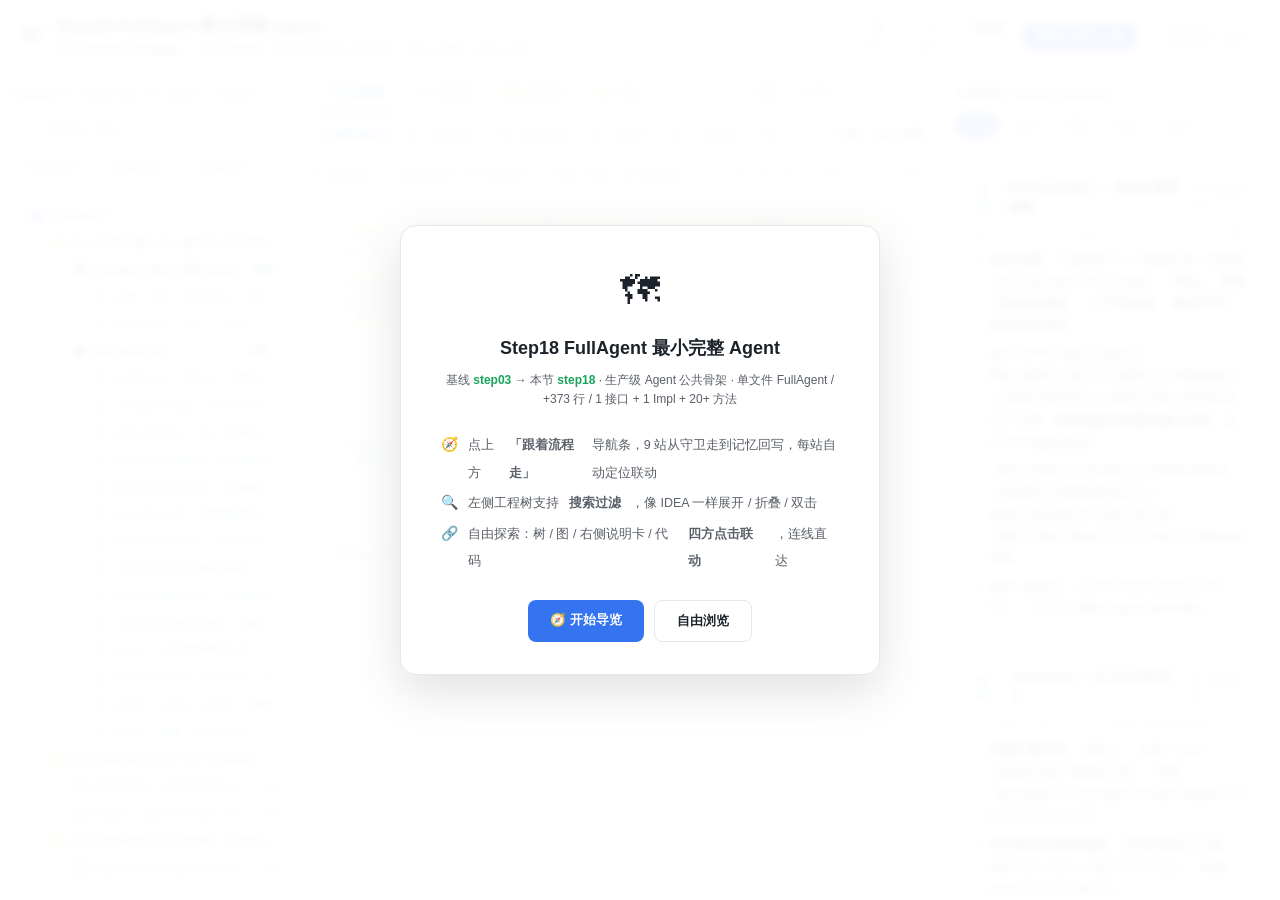
<file: docs/code-map/step18-full-agent/step18-full-agent-standalone.html>
<!DOCTYPE html>
<html lang="zh-CN">
<head>
<meta charset="UTF-8"><title>Step18 FullAgent · 最小完整 Agent 代码地图</title>
<style>
  :root { --accent: #3574f0; --accent-deep: #2a5fd8; --accent-soft: #e8f1fe; --text: #1d232a; --text-2: #5a6068; --text-3: #9aa3af; --panel: #fff; --border: #e4e7ec; --border-2: #eef1f4; --green-deep: #17a45f; --orange: #e6a23c; --red: #e5484d; --shadow-sm: 0 2px 8px rgba(0,0,0,.06); --mono: "SF Mono","Fira Code","JetBrains Mono",Consolas,monospace; }
  * { box-sizing: border-box; margin: 0; padding: 0; } body { font-family: -apple-system,BlinkMacSystemFont,"PingFang SC","Microsoft YaHei",sans-serif; font-size: 13px; line-height: 1.6; color: var(--text); background: #fafbfd; height: 100vh; display: flex; flex-direction: column; overflow: hidden; }
  header { display: flex; align-items: center; gap: 16px; padding: 12px 20px; background: var(--panel); border-bottom: 1px solid var(--border); flex-shrink: 0; }
  .logo { font-size: 20px; } .title-block { flex: 1; } .title-block h1 { font-size: 17px; font-weight: 700; }
  .title-block p { font-size: 12px; color: var(--text-2); margin-top: 2px; } .title-block i { margin: 0 4px; color: var(--text-3); }
  .stats { display: flex; gap: 16px; margin-left: auto; }
  .stat { display: flex; flex-direction: column; align-items: center; }
  .stat .num { font-family: var(--mono); font-size: 15px; font-weight: 700; color: var(--text); }
  .stat .num.amber { color: var(--orange); } .stat .lbl { font-size: 10px; color: var(--text-3); }
  .hbtn { padding: 5px 12px; border-radius: 6px; border: 1px solid var(--border); background: var(--panel); color: var(--text-2); cursor: pointer; font-size: 11.5px; transition: all .12s; }
  .hbtn.primary { background: var(--accent); border-color: var(--accent); color: #fff; } .hbtn:hover { border-color: var(--accent); color: var(--accent); background: var(--accent-soft); } .hbtn.primary:hover { background: var(--accent-deep); }
  .key { font-family: var(--mono); background: var(--border); padding: 0 4px; border-radius: 4px; margin-left: 4px; font-size: 10px; }
  #stage { display: flex; flex: 1; overflow: hidden; }
  aside#treePanel { width: 300px; flex-shrink: 0; background: var(--panel); border-right: 1px solid var(--border); display: flex; flex-direction: column; overflow: hidden; }
  .tree-head { padding: 12px 14px; border-bottom: 1px solid var(--border); flex-shrink: 0; }
  .tree-title { font-size: 12px; font-weight: 700; color: var(--text-2); } .tree-title .proj { font-family: var(--mono); font-weight: 500; color: var(--accent); }
  .tree-search { position: relative; margin-top: 10px; }
  .tree-search svg { position: absolute; left: 10px; top: 50%; transform: translateY(-50%); color: var(--text-3); }
  .tree-search input { width: 100%; padding: 6px 10px 6px 32px; border: 1px solid var(--border); border-radius: 6px; font-size: 12px; background: var(--panel); outline: none; }
  .tree-search input:focus { border-color: var(--accent); }
  .tree-search .cnt { margin-left: 8px; font-size: 11px; color: var(--text-3); }
  .tree-tools { display: flex; gap: 8px; margin-top: 10px; }
  .ttool { padding: 4px 10px; border: 1px solid var(--border); border-radius: 5px; font-size: 11px; color: var(--text-2); cursor: pointer; background: var(--panel); transition: all .12s; }
  .ttool:hover { border-color: var(--accent); color: var(--accent); }
  #tree { flex: 1; overflow: auto; padding: 8px 6px; }
  .tbranch { margin: 2px 0; }
  .tbranch.closed > .tkids { display: none; }
  .tbranch.closed > .tnode > .chev { transform: rotate(-90deg); }
  .tnode { display: flex; align-items: center; gap: 4px; padding: 3px 6px; border-radius: 4px; cursor: pointer; user-select: none; transition: background .1s; }
  .tnode:hover { background: #f4f8ff; }
  .tnode.active { background: #c8dffa; box-shadow: inset 0 0 0 1.5px #86b0ec; }
  .tnode.dim { opacity: .6; }
  .tnode .chev { width: 14px; height: 14px; display: flex; align-items: center; justify-content: center; transition: transform .15s; color: var(--text-3); }
  .tnode .kico { width: 16px; height: 16px; flex-shrink: 0; }
  .tnode .name { flex: 1; white-space: nowrap; overflow: hidden; text-overflow: ellipsis; font-size: 12px; }
  .tnode .name.mono { font-family: var(--mono); }
  .tnode .name.m-new { color: var(--green-deep); }
  .tnode .name.mod-name { color: var(--orange); }
  .tnode .badge { font-size: 9px; padding: 1px 5px; border-radius: 999px; font-weight: 600; }
  .tnode .badge.new { background: #e6f6ec; color: #17a45f; }
  .tnode .badge.mod { background: #fff4e0; color: #e6a23c; }
  .tnode .badge.old { background: #f1f3f6; color: #9aa3af; }
  .tnode .badge.test { background: #f0e6ff; color: #8b5cf6; }
  .tnode .kids-n { font-size: 10px; color: var(--text-3); font-family: var(--mono); }
  .tkids { margin-left: 14px; border-left: 1px solid var(--border-2); padding-left: 6px; }
  .tree-foot { padding: 8px 14px; border-top: 1px solid var(--border); font-size: 11px; color: var(--text-3); display: flex; justify-content: space-between; align-items: center; }
  .tree-foot .fn { display: inline-flex; align-items: center; gap: 5px; }
  .tree-foot .fdot { width: 7px; height: 7px; border-radius: 50%; display: inline-block; }
  #center { display: flex; flex-direction: column; overflow: hidden; background: #fafbfd; flex: 1; }
  .tabs { display: flex; align-items: center; gap: 2px; padding: 0 14px; flex: none; background: var(--panel); border-bottom: 1px solid var(--border); }
  .tab { padding: 10px 15px 8px; cursor: pointer; font-size: 12.5px; color: var(--text-2); border-bottom: 2px solid transparent; margin-bottom: -1px; transition: color .15s; }
  .tab:hover { color: var(--text); } .tab.on { color: var(--accent); border-bottom-color: var(--accent); font-weight: 600; }
  .zctl { margin-left: auto; display: flex; align-items: center; gap: 4px; }
  .zbtn { font-size: 11px; padding: 3.5px 10px; border-radius: 6px; border: 1px solid var(--border); background: var(--panel); color: var(--text-2); cursor: pointer; transition: all .12s; white-space: nowrap; font-family: var(--mono); }
  .zbtn:hover { border-color: var(--accent); color: var(--accent); background: var(--accent-soft); }
  .zsep { width: 1px; height: 16px; background: var(--border); margin: 0 3px; }
  .rail { display: flex; align-items: center; gap: 10px; padding: 7px 14px; flex: none; background: var(--panel); border-bottom: 1px solid var(--border); }
  .rail-cap { flex: none; font-size: 10.5px; font-weight: 700; color: var(--accent); letter-spacing: .5px; white-space: nowrap; }
  .rail-steps { display: flex; align-items: center; gap: 5px; overflow-x: auto; flex: 1; padding: 2px 0; scrollbar-width: none; }
  .rail-steps::-webkit-scrollbar { display: none; }
  .rstep { display: inline-flex; align-items: center; gap: 5px; padding: 3px 10px 3px 4px; border-radius: 999px; border: 1px solid var(--border); background: #fff; font-size: 11px; color: var(--text-2); cursor: pointer; white-space: nowrap; transition: all .15s; flex: none; }
  .rstep:hover { border-color: var(--accent); color: var(--accent); }
  .rstep .rnum { display: inline-flex; align-items: center; justify-content: center; width: 18px; height: 18px; border-radius: 50%; background: var(--accent-soft); color: var(--accent); font-size: 10px; font-weight: 700; margin-right: 4px; }
  .rstep.cur .rnum { background: var(--accent); color: #fff; }
  .rstep.done .rnum { background: #e6f6ec; color: #17a45f; }
  details.src { margin-top: 14px; max-width: 900px; }
  details.src summary { cursor: pointer; font-size: 11.5px; color: var(--text-3); }
  details.src summary:hover { color: var(--text-2); }
  details.src pre { margin-top: 8px; background: var(--panel); border: 1px solid var(--border); border-radius: 10px; padding: 14px 16px; font-family: var(--mono); font-size: 11px; line-height: 1.6; overflow: auto; color: #3c434d; box-shadow: var(--shadow-sm); }
  .diagram-wrap { flex: 1; overflow: auto; padding: 22px 24px 44px; display: none; background-image: radial-gradient(var(--border-2) 1px, transparent 1px); background-size: 22px 22px; }
  .diagram-wrap.on { display: block; }
  .mermaid-box { background: var(--panel); border: 1px solid var(--border); border-radius: 10px; box-shadow: var(--shadow-sm); overflow: hidden; }
  .mermaid-box svg { display: block; height: auto; }
  .load-msg { display: flex; align-items: center; justify-content: center; height: 300px; color: var(--text-3); }
  .spin { width: 20px; height: 20px; border: 2px solid var(--border); border-top-color: var(--accent); border-radius: 50%; animation: spin 1s linear infinite; margin-right: 10px; }
  @keyframes spin { to { transform: rotate(360deg); } }
  .box-err { padding: 40px; color: var(--red); }
  .mermaid-box g.hl > rect, .mermaid-box g.hl > polygon, .mermaid-box g.hl > circle, .mermaid-box g.hl > ellipse { fill: #fff0e6 !important; stroke: var(--orange) !important; stroke-width: 2.6px !important; }
  .mermaid-box text.hl-text, .mermaid-box g.hl text { fill: #d1490b !important; font-weight: 700 !important; }
  .mermaid-box g.hl foreignObject div, .mermaid-box g.hl foreignObject span { color: #d1490b !important; font-weight: 700 !important; }
  .mermaid-box g.hl.actor > rect.basic.label-container { fill: #ffdfc8 !important; stroke: var(--orange) !important; stroke-width: 3px !important; }
  .mermaid-box g.hl2 > rect, .mermaid-box g.hl2 > polygon, .mermaid-box g.hl2 > circle, .mermaid-box g.hl2 > ellipse, .mermaid-box g.hl2.actor > rect.basic.label-container { fill: #fdf4ec !important; stroke: var(--orange) !important; stroke-dasharray: 4 3 !important; }
  .cline.hl { background: #fff0e6 !important; box-shadow: inset 3px 0 0 var(--orange); }
  .cline.hl2 { background: #fdf4ec !important; }
  .cline.anchor .cc::after { content: ' ⟂'; color: #d1490b; font-weight: 700; font-size: 10px; }
  .legend { padding: 8px 14px; font-size: 10.5px; color: var(--text-2); display: flex; flex-wrap: wrap; gap: 14px; align-items: center; border-bottom: 1px solid var(--border); background: var(--panel); }
  .legend i { display: inline-flex; align-items: center; gap: 5px; }
  .legend .dot { width: 10px; height: 10px; border-radius: 3px; border: 1.5px solid; }
  .legend .lg-esc { margin-left: auto; color: var(--text-3); font-size: 10px; }
  aside#docPanel { width: 340px; flex-shrink: 0; background: var(--panel); border-left: 1px solid var(--border); display: flex; flex-direction: column; overflow: hidden; }
  .doc-head { padding: 12px 14px; border-bottom: 1px solid var(--border); flex-shrink: 0; }
  .cap { font-size: 12px; font-weight: 700; color: var(--text-2); margin-bottom: 8px; }
  .doc-chips { display: flex; gap: 6px; flex-wrap: wrap; }
  .dchip { padding: 3px 10px; border-radius: 999px; border: 1px solid var(--border); background: var(--panel); font-size: 11px; color: var(--text-2); cursor: pointer; transition: all .12s; }
  .dchip.on { background: var(--accent); border-color: var(--accent); color: #fff; }
  .dchip:hover:not(.on) { border-color: var(--accent); color: var(--accent); }
  #docs { flex: 1; overflow: auto; padding: 12px 14px; }
  .doc { border-radius: 10px; padding: 14px 16px; margin-bottom: 12px; background: var(--panel); border: 1px solid var(--border); box-shadow: var(--shadow-sm); }
  .doc.active { border-color: var(--accent); box-shadow: 0 0 0 2px var(--accent-soft); }
  .doc h3 { font-size: 12.5px; font-weight: 700; margin-bottom: 6px; display: flex; align-items: center; gap: 8px; }
  .doc .badge { font-size: 9px; padding: 1px 6px; border-radius: 999px; font-weight: 600; }
  .doc .badge.新增 { background: #e6f6ec; color: #17a45f; }
  .doc .badge.调整 { background: #fff4e0; color: #e6a23c; }
  .doc .badge.测试 { background: #f0e6ff; color: #8b5cf6; }
  .doc .badge.复用 { background: #f1f3f6; color: #9aa3af; }
  .doc .pin { margin-left: auto; font-size: 11px; color: var(--text-3); }
  .doc .file { font-family: var(--mono); font-size: 10.5px; color: var(--text-3); margin-bottom: 8px; }
  .doc ul { margin: 0; padding-left: 18px; }
  .doc li { margin: 6px 0; line-height: 1.7; }
  .doc code { background: var(--border-2); padding: 0.1em 0.4em; border-radius: 4px; font-family: var(--mono); font-size: 0.95em; }
  .doc b { color: var(--text); }
  #linkLayer { position: absolute; inset: 0; pointer-events: none; z-index: 10; overflow: visible; }
  .lk { fill: none; stroke: url(#lkgrad); stroke-width: 2.2px; }
  .src-dot { fill: var(--orange); }
  .tour { position: fixed; right: 20px; bottom: 20px; width: 320px; background: var(--panel); border: 1px solid var(--border); border-radius: 12px; box-shadow: 0 8px 32px rgba(0,0,0,.12); z-index: 100; display: none; flex-direction: column; padding: 16px; }
  .tour.show { display: flex; }
  .t-top { display: flex; align-items: center; justify-content: space-between; margin-bottom: 8px; }
  .t-eyebrow { font-size: 10px; text-transform: uppercase; letter-spacing: .5px; color: var(--accent); font-weight: 700; }
  .t-num { font-size: 11px; color: var(--text-2); font-family: var(--mono); }
  .t-close { width: 24px; height: 24px; border-radius: 6px; border: 1px solid var(--border); background: var(--panel); cursor: pointer; display: flex; align-items: center; justify-content: center; font-size: 12px; }
  .t-close:hover { border-color: var(--accent); color: var(--accent); }
  .tour h4 { font-size: 13.5px; font-weight: 700; margin-bottom: 6px; }
  .tour p { font-size: 12px; line-height: 1.7; color: var(--text-2); margin-bottom: 10px; }
  .t-dots { display: flex; gap: 4px; justify-content: center; margin-bottom: 10px; }
  .t-dots i { width: 7px; height: 7px; border-radius: 50%; background: var(--border); transition: all .15s; }
  .t-dots i.cur { background: var(--accent); width: 20px; border-radius: 999px; }
  .t-dots i.done { background: #17a45f; }
  .t-ctrl { display: flex; gap: 8px; }
  .t-btn { flex: 1; padding: 6px 12px; border-radius: 6px; border: 1px solid var(--border); background: var(--panel); font-size: 11.5px; cursor: pointer; }
  .t-btn.primary { background: var(--accent); border-color: var(--accent); color: #fff; }
  .t-hintline { font-size: 10px; color: var(--text-3); text-align: center; margin-top: 4px; }
  .welcome-mask { position: fixed; inset: 0; background: rgba(255,255,255,.95); backdrop-filter: blur(4px); z-index: 200; display: flex; align-items: center; justify-content: center; }
  .welcome-mask.hide { display: none; }
  .welcome { background: var(--panel); border: 1px solid var(--border); border-radius: 16px; box-shadow: 0 16px 48px rgba(0,0,0,.12); padding: 32px 40px; max-width: 480px; text-align: center; }
  .w-hero { margin-bottom: 20px; }
  .w-logo { font-size: 40px; margin-bottom: 12px; }
  .welcome h2 { font-size: 18px; font-weight: 700; margin-bottom: 8px; }
  .w-sub { font-size: 12px; color: var(--text-2); margin-top: 4px; line-height: 1.6; }
  .w-sub b { color: var(--green-deep); }
  .welcome ul { text-align: left; font-size: 12.5px; line-height: 2.2; color: var(--text-2); margin-bottom: 24px; }
  .welcome li { display: flex; align-items: baseline; gap: 10px; }
  .welcome .wi { font-size: 14px; }
  .w-btns { display: flex; gap: 10px; justify-content: center; }
  .w-btn { padding: 10px 22px; border-radius: 8px; font-size: 12.5px; font-weight: 600; cursor: pointer; transition: all .12s; }
  .w-btn.primary { background: var(--accent); border: none; color: #fff; }
  .w-btn.primary:hover { background: var(--accent-deep); }
  .w-btn { background: var(--panel); border: 1px solid var(--border); color: var(--text); }
  .w-btn:hover { border-color: var(--accent); color: var(--accent); }
  body.touring .tnode.active { background: #c8dffa; box-shadow: inset 0 0 0 1.5px #86b0ec; }
  body.touring .rstep.cur { transform: scale(1.04); }
  .code-head { background: var(--panel); border: 1px solid var(--border); border-bottom: none; border-radius: 10px 10px 0 0; padding: 8px 16px; font-size: 12px; color: var(--text-2); font-family: var(--mono); max-width: 1020px; }
  .code-head b { color: var(--text); }
  .code-panel { background: #fff; border: 1px solid var(--border); border-radius: 0 0 10px 10px; max-width: 1020px; overflow: auto; font-family: var(--mono); font-size: 12px; line-height: 1.65; box-shadow: var(--shadow-sm); padding: 6px 0 10px; }
  .cline { display: flex; cursor: pointer; transition: background .1s; }
  .cline:hover { background: #f4f8ff; }
  .cline .ln { flex: none; width: 48px; text-align: right; padding-right: 14px; color: #b3bcc9; user-select: none; font-size: 10.5px; line-height: inherit; }
  .cline .cc { white-space: pre; padding-right: 20px; }
  .j-kw { color: #0033b3; font-weight: 600; }
  .j-str { color: #067d17; }
  .j-com { color: #8c8c8c; font-style: italic; }
  .j-num { color: #1750eb; }
  .j-ann { color: #9e880d; }
  .j-fn { color: #6a3fbf; }
  .j-cls { color: #303a4a; font-weight: 600; }
</style>
</head>
<body>
<header>
  <div class="logo">🗺</div>
  <div class="title-block">
    <h1>Step18 FullAgent 最小完整 Agent</h1>
    <p>基线 <b>step03 LLM 原语</b><i>→</i>本节 <b>step18</b> · 生产级 Agent 公共骨架：守卫 / 循环 / 治理 / 记忆</p>
  </div>
  <div class="stats">
    <div class="stat"><span class="num">1</span><span class="lbl">新增文件</span></div>
    <div class="stat"><span class="num amber">0</span><span class="lbl">调整文件</span></div>
    <div class="stat"><span class="num">+373</span><span class="lbl">/ -0 行</span></div>
  </div>
  <button class="hbtn primary" id="tourBtn">📖 跟流程走一遍</button>
  <button class="hbtn" id="clearBtn">清除联动 <span class="key">Esc</span></button>
</header>

<div class="stage" id="stage">
  <aside id="treePanel">
    <div class="tree-head">
      <div class="tree-title">Project <span class="proj">cn.xiaofuge.ai.agent.step18</span></div>
      <div class="tree-search">
        <svg width="12" height="12" viewBox="0 0 16 16" fill="none"><circle cx="7" cy="7" r="4.6" stroke="currentColor" stroke-width="1.6"/><path d="M10.6 10.6 L14 14" stroke="currentColor" stroke-width="1.6" stroke-linecap="round"/></svg>
        <input id="treeSearch" placeholder="搜索类 / 方法…" spellcheck="false">
        <span class="cnt" id="searchCount"></span>
      </div>
      <div class="tree-tools">
        <div class="ttool" id="btnExpandAll">⊞ 展开全部</div>
        <div class="ttool" id="btnCollapseAll">⊟ 折叠全部</div>
        <div class="ttool" id="btnCollapseMethods">⌄ 折叠到类</div>
      </div>
    </div>
    <div id="tree"></div>
    <div class="tree-foot" id="treeFoot"></div>
  </aside>

  <main id="center">
    <div class="tabs">
      <div class="tab on" data-tab="over">🗺 全景图</div>
      <div class="tab" data-tab="seq">⏱ 时序图</div>
      <div class="tab" data-tab="flow">🔀 流程图</div>
      <div class="tab" data-tab="code">📜 代码</div>
      <div class="zctl">
        <button class="zbtn" data-z="fit" title="缩放到适配面板宽度">⤢ 适配</button>
        <button class="zbtn" data-z="100" title="恢复 100% 原始尺寸">100%</button>
        <div class="zsep"></div>
        <button class="zbtn" data-z="in" title="放大">＋</button>
        <button class="zbtn" data-z="out" title="缩小">－</button>
      </div>
    </div>
    <div class="rail">
      <span class="rail-cap">🧭 跟着流程走</span>
      <div class="rail-steps" id="railSteps"></div>
      <span class="rail-hint">← → 切站 · Esc 清除</span>
    </div>
    <div class="legend">
      <i><span class="dot" style="background:#e6f6ec;border:1.5px solid #17a45f"></span>🆕 新增</i>
      <i><span class="dot" style="background:#f1f3f6;border:1.5px dashed #9aa3af"></span>step03 复用</i>
      <i><span class="dot" style="background:#eaf1fe;border:1.5px solid #3574f0"></span>外部网关</i>
      <i><span class="dot" style="background:#fff4e0;border:1.5px solid #e6a23c"></span>异常 / 兜底</i>
      <i><span class="dot" style="background:#fff0e6;border:1.5px solid #f0842c"></span>联动目标</i>
      <span class="lg-esc">点击树 / 图 / 说明卡 / 代码任意一处，四方联动</span>
    </div>
    <div class="diagram-wrap on" id="wrap-over">
      <div class="mermaid-box" id="box-over"><div class="load-msg"><div class="spin"></div>正在渲染全景图…</div></div>
      <details class="src"><summary>查看全景图 Mermaid 源码</summary><pre id="src-over"></pre></details>
    </div>
    <div class="diagram-wrap" id="wrap-seq">
      <div class="mermaid-box" id="box-seq"><div class="load-msg"><div class="spin"></div>正在渲染时序图…</div></div>
      <details class="src"><summary>查看时序图 Mermaid 源码</summary><pre id="src-seq"></pre></details>
    </div>
    <div class="diagram-wrap" id="wrap-flow">
      <div class="mermaid-box" id="box-flow"><div class="load-msg"><div class="spin"></div>正在渲染流程图…</div></div>
      <details class="src"><summary>查看流程图 Mermaid 源码</summary><pre id="src-flow"></pre></details>
    </div>
    <div class="diagram-wrap" id="wrap-code">
      <div class="code-head">📄 FullAgent.java · step18 最小完整 Agent · <span id="codeMeta"></span></div>
      <div class="code-panel" id="box-code"><div class="load-msg"><div class="spin"></div>正在高亮代码…</div></div>
    </div>
  </main>

  <aside id="docPanel">
    <div class="doc-head">
      <div class="cap">方法说明 · step18 FullAgent</div>
      <div class="doc-chips" id="docChips">
        <span class="dchip on" data-f="all">全部</span>
        <span class="dchip" data-f="新增">新增</span>
        <span class="dchip" data-f="调整">调整</span>
        <span class="dchip" data-f="测试">测试</span>
        <span class="dchip" data-f="复用">复用</span>
      </div>
    </div>
    <div id="docs"></div>
  </aside>

  <svg id="linkLayer">
    <defs>
      <linearGradient id="lkgrad" x1="0" y1="0" x2="1" y2="0">
        <stop offset="0" stop-color="#6d9bf7"/><stop offset="1" stop-color="#3574f0"/>
      </linearGradient>
      <marker id="lkarrow" viewBox="0 0 10 10" refX="8.5" refY="5" markerWidth="7.5" markerHeight="7.5" orient="auto-start-reverse">
        <path d="M 0 1.5 L 9 5 L 0 8.5 Z" fill="#3574f0"/>
      </marker>
    </defs>
  </svg>
</div>

<div class="tour" id="tour">
  <div class="t-top"><span class="t-eyebrow">开发导览</span><span class="t-num" id="tourNum"></span><span class="t-close" id="tourClose" title="退出导览">✕</span></div>
  <h4 id="tourTitle"></h4><p id="tourText"></p>
  <div class="t-dots" id="tourDots"></div>
  <div class="t-ctrl"><button class="t-btn" id="tourPrev">← 上一站</button><button class="t-btn primary" id="tourNext">下一站 →</button><span class="t-hintline" id="tourHint"></span></div>
</div>

<div class="welcome-mask" id="welcomeMask">
  <div class="welcome">
    <div class="w-hero"><div class="w-logo">🗺</div><h2>Step18 FullAgent 最小完整 Agent</h2><div class="w-sub">基线 <b>step03</b> → 本节 <b>step18</b> · 生产级 Agent 公共骨架 · 单文件 FullAgent / +373 行 / 1 接口 + 1 Impl + 20+ 方法</div></div>
    <ul><li><span class="wi">🧭</span>点上方<b>「跟着流程走」</b>导航条，9 站从守卫走到记忆回写，每站自动定位联动</li><li><span class="wi">🔍</span>左侧工程树支持<b>搜索过滤</b>，像 IDEA 一样展开 / 折叠 / 双击</li><li><span class="wi">🔗</span>自由探索：树 / 图 / 右侧说明卡 / 代码<b>四方点击联动</b>，连线直达</li></ul>
    <div class="w-btns"><div class="w-btn primary" id="wStart">🧭 开始导览</div><div class="w-btn" id="wFree">自由浏览</div></div>
  </div>
</div>

<script src="./vendor/mermaid.min.js"></script>
<script>
/* ════════ MAP-DATA-START ════════
   Step18 · FullAgent 最小完整 Agent 数据区。规范见技能包 references/data-spec.md */

/* ══════════════ Mermaid 图源 ══════════════ */
const SEQ_SRC = `sequenceDiagram
    autonumber
    participant U as 用户输入
    participant CHAT as Impl.chat() 🆕
    participant LOOPX as runAgentLoop() 🆕
    participant MODEL as ChatModel<br/>step03 基线
    participant TOOL as executeTool()<br/>executeMemory() 🆕
    participant CTX as clearOldToolResults()<br/>compactHistoryIfNeeded() 🆕

    U->>CHAT: "记住我叫小傅哥，查北京天气并推荐穿搭"
    CHAT->>CHAT: 输入守卫：空输入 / 长度>300 / SENSITIVE 敏感词正则
    Note over CHAT,CTX: ① 组装 messages = system(SYSTEM_PROMPT) + history + 本轮 user
    CHAT->>LOOPX: runAgentLoop(messages)
    loop step = 1..MAX_STEPS(5)
        LOOPX->>CTX: clearOldToolResults()：旧观察清成占位符
        LOOPX->>MODEL: chat(messages, toolSchemas())
        alt 返回 tool_calls
            MODEL-->>LOOPX: 结构化调用列表（memory / get_weather…）
            LOOPX->>TOOL: parseArguments() → 逐个 executeTool()
            TOOL-->>LOOPX: 观察结果 → Message.tool(id, observation)
            Note over LOOPX,TOOL: 协议配对：assistant(tool_calls) ⇄ role=tool
        else 无 tool_calls
            MODEL-->>LOOPX: 最终文本回答 → 跳出循环
        end
    end
    Note over LOOPX: 步数耗尽 → 保险丝熔断，返回固定提示
    LOOPX-->>CHAT: answer
    CHAT->>CHAT: outputGuard()：答案再过一遍敏感词
    CHAT->>CTX: rememberTurn()：history += user + assistant
    CHAT->>CTX: compactHistoryIfNeeded()：超 12 条触发压缩
    CTX-->>CHAT: COMPACT_PROMPT 摘要成功 → 摘要 + 最近 4 条<br/>调用失败 → 退化滑动窗口
    CHAT-->>U: 返回 answer`;

const FLOW_SRC = `flowchart TB
    classDef newc fill:#e6f6ec,stroke:#17a45f,stroke-width:2px,color:#0b5c3a
    classDef oldc fill:#f1f3f6,stroke:#9aa3af,stroke-width:1.2px,stroke-dasharray:5 3,color:#5a6068
    classDef warnc fill:#fff4e0,stroke:#e6a23c,stroke-width:1.6px,color:#7a4101
    classDef errc fill:#fdecec,stroke:#e5484d,stroke-width:1.8px,color:#b3232a
    classDef extc fill:#eaf1fe,stroke:#3574f0,stroke-width:1.6px,color:#1c3257

    IN["用户输入 input 🆕"]
    BLANK{"空 / 长度 > MAX_INPUT_LEN(300) ?"}
    SAFE{"SENSITIVE 正则命中 ?<br/>hack|攻击|爆破|破解|密码"}
    REJ1["拒绝：请输入内容 / 输入过长 🆕"]
    REJ2["拦截：不安全操作 🆕<br/>不调用模型直接返回"]
    MSGS["组装 messages 🆕<br/>system(SYSTEM_PROMPT) + history + user"]
    LOOP["runAgentLoop() 🆕<br/>step = 1..MAX_STEPS=5 循环体"]
    CLEAR["clearOldToolResults() 🆕<br/>只保留最近 2 条 role=tool 观察"]
    CALL["model.chat(messages, toolSchemas()) 🆕"]
    TC{"toolCalls 为空 ?"}
    EXEC["parseArguments() 解析 JSON 入参 🆕<br/>executeTool() 逐个执行"]
    W["get_weather 🆕<br/>ReActAgent.MockWeather 复用"]
    C["calculator → calc() 🆕<br/>正则一次四则运算 · 除 0 抛异常"]
    T["get_time 🆕<br/>yyyy-MM-dd HH:mm:ss"]
    M["memory → executeMemory() 🆕<br/>write：key/value 校验 → memory.put<br/>read / keys / delete"]
    OBS["Message.tool(id, 观察结果) 🆕<br/>协议配对：assistant(tool_calls) ⇄ tool"]
    FUSE["保险丝熔断 🆕<br/>已达最大步数，循环终止"]
    OGUARD["outputGuard() 🆕<br/>答案命中敏感词 → 替换提示文案"]
    REM["rememberTurn() 🆕<br/>history += user + assistant"]
    BIG{"history > COMPACT_THRESHOLD(12) ?"}
    COMPACT["compactHistoryIfNeeded() 🆕<br/>renderTranscript() + COMPACT_PROMPT 压缩为摘要<br/>摘要调用失败 → 滑动窗口保留最近 4 条"]
    RET["返回 answer 🆕"]

    IN --> BLANK
    BLANK -->|"是"| REJ1
    BLANK -->|"否"| SAFE
    SAFE -->|"命中"| REJ2
    SAFE -->|"通过"| MSGS
    MSGS --> LOOP
    LOOP --> CLEAR
    CLEAR --> CALL
    CALL --> TC
    TC -->|"是 · 无工具调用"| OGUARD
    TC -->|"否 · 有 tool_calls"| EXEC
    EXEC --> W
    EXEC --> C
    EXEC --> T
    EXEC --> M
    W --> OBS
    C --> OBS
    T --> OBS
    M --> OBS
    OBS -->|"带观察进入下一步"| LOOP
    LOOP -->|"step 耗尽"| FUSE
    FUSE --> OGUARD
    OGUARD --> REM
    REM --> BIG
    BIG -->|"否"| RET
    BIG -->|"是"| COMPACT
    COMPACT --> RET

    class IN,MSGS,LOOP,CLEAR,CALL,EXEC,W,C,T,M,OBS,OGUARD,REM,COMPACT newc
    class BLANK,SAFE,TC,BIG oldc
    class REJ1,REJ2,FUSE errc`;

/* 全景图：FullAgent 单类多方法的骨架地图 */
const OVER_SRC = `flowchart LR
    classDef modc fill:#f4f8ff,stroke:#8fb0e8,stroke-width:1.6px,color:#1c3d6e
    classDef newc fill:#e6f6ec,stroke:#17a45f,stroke-width:2px,color:#0b5c3a
    classDef oldc fill:#f1f3f6,stroke:#9aa3af,stroke-width:1.2px,stroke-dasharray:5 3,color:#5a6068
    classDef extc fill:#eaf1fe,stroke:#3574f0,stroke-width:1.6px,color:#1c3257

    subgraph ENTRY["🚪 入口与契约"]
        direction TB
        IF["FullAgent «interface» 🆕<br/>extends Agent · MAX_STEPS=5<br/>COMPACT_THRESHOLD=12 · KEEP_RECENT=4"]
        MAIN["main() 🆕<br/>Models.openAiOrNull() → mock 兜底"]
    end
    subgraph GUARD["🛡️ 双守卫"]
        direction TB
        CHAT["chat(input) 🆕<br/>主入口：守卫 → 循环 → 清洗 → 回写"]
        SENSITIVE["SENSITIVE 正则 🆕<br/>hack|攻击|爆破|破解|密码"]
        OGUARD["outputGuard() 🆕<br/>输出侧二次清洗"]
    end
    subgraph LOOPL["🔁 工具协议循环"]
        direction TB
        LOOPM["runAgentLoop() 🆕<br/>标准 ReAct 循环 + 保险丝"]
        EXEC["executeTool() 🆕<br/>switch 分发 + 异常归一化"]
        MEM["executeMemory() 🆕<br/>write/read/keys/delete"]
        CALC["calc() 🆕<br/>受限四则运算"]
        SCH["toolSchemas() 🆕<br/>4 个 function schema"]
    end
    subgraph CTX["🧹 上下文与会话治理"]
        direction TB
        HIST["history / memory 字段<br/>会话历史 + 跨轮持久记忆"]
        REM["rememberTurn() 🆕<br/>每轮写回 2 条"]
        COMPACT["compactHistoryIfNeeded() 🆕<br/>摘要压缩 / 滑动窗口兜底"]
        CLEAR["clearOldToolResults() 🆕<br/>旧工具观察清成占位符"]
        TRANS["renderTranscript() 🆕<br/>历史 → 压缩文本"]
    end
    UTIL["parseArguments() / text() 🆕<br/>trace() / reset() 🆕"]
    MODEL[("☁️ ChatModel / Json / Message<br/>step03 LLM 基线")]
    MOCK["ReActAgent.MockWeather<br/>step03 复用"]

    MAIN --> CHAT
    IF -. Impl 实现全部方法 .-> CHAT
    CHAT --> SENSITIVE
    CHAT --> LOOPM
    LOOPM --> SCH
    LOOPM --> MODEL
    LOOPM --> EXEC
    EXEC --> MEM
    EXEC --> CALC
    EXEC --> MOCK
    LOOPM --> CLEAR
    CLEAR --> HIST
    CHAT --> OGUARD
    OGUARD --> REM
    REM --> HIST
    REM --> COMPACT
    COMPACT --> TRANS
    COMPACT --> MODEL
    COMPACT --> HIST
    UTIL -. 支撑全链路 .-> CHAT

    class IF,MAIN,CHAT,SENSITIVE,OGUARD,LOOPM,EXEC,MEM,CALC,SCH,REM,COMPACT,CLEAR,TRANS,UTIL newc
    class HIST,MODEL,MOCK oldc`;

/* ══════════════ 左侧树数据 ══════════════ */
const TREE = [
  {t:'module', n:'ToyAgent', children:[
    {t:'pkg', n:'cn.xiaofuge.ai.agent.step18', children:[
      {t:'iface', n:'FullAgent «最小完整 Agent»', b:'new', doc:'iface', kw:['FullAgent'], children:[
        {t:'method', n:'常量：MAX_STEPS=5 / MAX_INPUT_LEN=300 / COMPACT_THRESHOLD=12 / KEEP_RECENT=4 / KEEP_TOOL_RESULTS=2', b:'new', doc:'iface', kw:['MAX_STEPS','COMPACT_THRESHOLD','KEEP_RECENT']},
        {t:'method', n:'chat(input)：守卫 → 循环 → 输出守卫 → 记忆回写', b:'new', doc:'chat', kw:['chat(input)','runAgentLoop']},
      ]},
      {t:'class', n:'FullAgent.Impl', b:'new', doc:'chat', kw:['Impl'], children:[
        {t:'method', n:'chat(input)：双守卫 + 编排五件套', b:'new', doc:'chat', kw:['SENSITIVE','组装 messages']},
        {t:'method', n:'runAgentLoop()：标准工具协议循环 + MAX_STEPS 保险丝', b:'new', doc:'loop', kw:['runAgentLoop','保险丝熔断']},
        {t:'method', n:'executeTool()：get_weather / calculator / get_time / memory 分发', b:'new', doc:'exec', kw:['executeTool','get_weather','calculator']},
        {t:'method', n:'executeMemory()：write/read/keys/delete 跨轮记忆', b:'new', doc:'mem', kw:['executeMemory','memory.put']},
        {t:'method', n:'parseArguments() / asObjectMap() / text()：入参解析三件套', b:'new', doc:'util', kw:['parseArguments','text()']},
        {t:'method', n:'outputGuard()：答案敏感词二次清洗', b:'new', doc:'oguard', kw:['outputGuard','输出侧二次清洗']},
        {t:'method', n:'rememberTurn()：本轮 user+assistant 写入 history', b:'new', doc:'remember', kw:['rememberTurn','history +=']},
        {t:'method', n:'compactHistoryIfNeeded()：摘要压缩 / 滑动窗口兜底', b:'new', doc:'compact', kw:['compactHistoryIfNeeded','COMPACT_PROMPT']},
        {t:'method', n:'renderTranscript()：历史渲染成压缩输入', b:'new', doc:'compact', kw:['renderTranscript']},
        {t:'method', n:'clearOldToolResults()：保留最近 2 条工具观察，配对不变', b:'new', doc:'clear', kw:['clearOldToolResults','保留最近 2 条']},
        {t:'method', n:'calc()：正则受限四则运算', b:'new', doc:'calc', kw:['calc()','除 0 抛异常']},
        {t:'method', n:'toolSchemas() / function() / stringProperty()：4 个工具 schema', b:'new', doc:'schema', kw:['toolSchemas','function schema']},
        {t:'method', n:'trace() / reset() / trace()：观测与重置', b:'new', doc:'util', kw:['trace() / reset()']},
        {t:'method', n:'main()：装配 + 提问验收入口', b:'new', doc:'entry', kw:['main()','mock 兜底']},
      ]},
    ]},
    {t:'pkg', n:'cn.xiaofuge.ai.llm（step03 复用基线）', children:[
      {t:'class', n:'ChatModel / ChatResponse / Message / ToolCall / Json', b:'old', doc:'reuse', kw:['ChatModel','Message.tool']},
      {t:'class', n:'Models（openAiOrNull / mock 工厂）', b:'old', doc:'reuse', kw:['Models.openAiOrNull','mock 兜底']},
    ]},
    {t:'pkg', n:'cn.xiaofuge.ai.agent（step03 复用基线）', children:[
      {t:'class', n:'Agent / ReActAgent.MockWeather', b:'old', doc:'reuse', kw:['ReActAgent.MockWeather','extends Agent']},
    ]},
  ]},
];

/* ══════════════ 右侧说明数据 ══════════════ */
const DOCS = [
  {id:'iface', b:'新增', t:'FullAgent 接口 — 骨架常量即参数', f:'agent/step18/FullAgent.java · +373 行 · 全新', body: `<ul><li><b>本节主题</b>：不是把前 17 个类拼起来，而是展示生产级 Agent 的公共骨架——<b>守卫 → 标准工具协议循环 → 上下文治理 → 输出守卫 → 会话记忆回写</b>。</li><li>接口只声明 <code>MAX_STEPS / MAX_INPUT_LEN / COMPACT_THRESHOLD / KEEP_RECENT / KEEP_TOOL_RESULTS</code> 五个常量，<b>所有调参点前置到接口顶部</b>，改行为不用翻实现体。</li><li><code>MAX_STEPS=5</code> 是单回合工具循环保险丝；<code>COMPACT_THRESHOLD=12 / KEEP_RECENT=4</code> 控制历史压缩；<code>KEEP_TOOL_RESULTS=2</code> 控制工具观察保留条数。</li><li>继承 <code>Agent</code>（name/chat/reset/trace 契约），与前序步骤的 Agent 保持同构。</li></ul>`},
  {id:'chat', b:'新增', t:'chat(input) — 主入口与双守卫', f:'FullAgent.Impl#chat · 骨架五件套的编排者', body: `<ul><li><b>四道门依次过</b>：空输入 → 长度 > 300 → <code>SENSITIVE</code> 敏感词正则 → 组装 <code>messages = system(SYSTEM_PROMPT) + history + user</code>。</li><li><b>守卫命中不调用模型</b>：直接返回提示文案，同时写入 trace（"输入守卫"节点），既省 token 又防注入面扩大。</li><li>编排顺序固定：<code>runAgentLoop</code> → <code>outputGuard</code> → <code>rememberTurn</code> → <code>compactHistoryIfNeeded</code>——<b>先清洗再记忆</b>，脏内容不会进入历史。</li><li>坑：SYSTEM_PROMPT 明确"回答事实前先读 memory，不要凭历史猜测"，把记忆策略写进系统提示词而不是只靠工具。</li></ul>`},
  {id:'loop', b:'新增', t:'runAgentLoop() — 标准工具协议循环', f:'FullAgent.Impl#runAgentLoop · MAX_STEPS=5 保险丝', body: `<ul><li><b>生产级 ReAct 循环的最小形态</b>：每步先 <code>clearOldToolResults</code> 再 <code>model.chat(messages, toolSchemas())</code>。</li><li><b>出口二选一</b>：无 <code>toolCalls</code> → 返回最终文本；有 tool_calls → 追加 <code>assistant(tool_calls)</code>，逐个执行工具后追加 <code>Message.tool(id, observation)</code>，进入下一步。</li><li><b>协议配对是红线</b>：assistant 的 tool_calls 与 role=tool 消息必须成对存在，OpenAI 协议校验会拒绝断对的上下文。</li><li>步数耗尽不抛异常：<b>保险丝熔断返回固定文案</b>，调用方拿到的永远是字符串。</li></ul>`},
  {id:'exec', b:'新增', t:'executeTool() — 工具分发与异常归一化', f:'FullAgent.Impl#executeTool · switch 表达式', body: `<ul><li><b>switch 表达式分发</b>：<code>get_weather</code>（复用 step03 的 <code>ReActAgent.MockWeather</code>）、<code>calculator</code>、<code>get_time</code>、<code>memory</code>，未知工具返回"未知工具: name"。</li><li><b>异常就地归一化</b>：try/catch 包住全部分支，任何异常转成 <code>"工具执行失败: msg"</code> 字符串——<b>工具报错变成观察结果喂回模型</b>，让模型自己决定重试或换路，而不是整轮崩掉。</li><li>name 为 null 时用 <code>""</code> 兜底进 default 分支，防空指针。</li><li>动手验证：问"计算 12*8 等于多少"看 calculator 分支；问不存在的工具观察 default 行为。</li></ul>`},
  {id:'mem', b:'新增', t:'executeMemory() — 跨轮持久记忆', f:'FullAgent.Impl#executeMemory · LinkedHashMap memory', body: `<ul><li><b>四个命令</b>：<code>write</code>（key/value 校验非空后 <code>memory.put</code>，返回当前记忆条数）、<code>read</code>（存在则回显，不存在时<b>附上现有键列表引导模型纠偏</b>）、<code>keys</code>、<code>delete</code>。</li><li><b>跨轮生效</b>：memory 是 Impl 字段，与 history 平行存在——history 是对话流水，memory 是模型可主动读写的结构化事实。</li><li>read 未命中时返回"当前记忆键: …"而不是报错，<b>让模型拿到线索继续对话</b>，这是工具返回值设计的细节。</li><li>思考题：memory 在 <code>reset()</code> 时清空，重启进程即丢——生产里应换成什么？</li></ul>`},
  {id:'util', b:'新增', t:'parseArguments / text / trace — 基础设施三小件', f:'FullAgent.Impl#parseArguments · asObjectMap · text · trace', body: `<ul><li><b>parseArguments()</b>：空串返回 <code>Map.of()</code>；用 <code>Json.parse</code> 解析后 isinstance 判断 Map，<b>模型给的坏 JSON 不会抛异常</b>，只拿到空 Map。</li><li><b>asObjectMap()</b>：把 <code>Map<?,?></code> 安全转 <code>Map<String,Object></code>，键统一 <code>String.valueOf</code>。</li><li><b>text()</b>：取参防空，null → 空串——所有工具实现都基于它取参，<b>不重复写 null 判断</b>。</li><li><b>trace(type,label,detail)</b>：每步写入 lastTrace（guard/model/tool_call/tool_result/context/compact/memory/final 七类），是整条链路的可观测性出口。</li></ul>`},
  {id:'oguard', b:'新增', t:'outputGuard() — 输出守卫', f:'FullAgent.Impl#outputGuard · 敏感词二次清洗', body: `<ul><li><b>输入守卫管入口，输出守卫管出口</b>：即使输入干净，模型回答里也可能带敏感词（如复述攻击手法），出口必须再过一遍同一个 <code>SENSITIVE</code> 正则。</li><li>命中 → 替换为固定文案"该内容不宜展示"，并写 trace（"输出守卫"节点）——<b>不静默丢弃，可观测</b>。</li><li>顺带处理 null answer → 空串，保证 rememberTurn 与返回值都不见 null。</li><li>为什么输入输出共用一条正则？教学上说明守卫规则应<b>集中定义、双侧生效</b>；生产可拆成两套策略。</li></ul>`},
  {id:'remember', b:'新增', t:'rememberTurn() — 会话记忆回写', f:'FullAgent.Impl#rememberTurn · 每轮固定 +2 条', body: `<ul><li><b>每轮结束后固定写两条</b>：<code>Message.user(input)</code> + <code>Message.assistant(answer)</code>——注意写入的是<b>清洗后的最终答案</b>，不是模型原始输出。</li><li>写完立即 trace（"会话记忆"节点），报当前 history 条数，方便在 UI 上观察压缩阈值何时触发。</li><li><b>工具中间轮不写 history</b>：tool_calls 与 tool 观察只在当轮 messages 里流转，历史里只留一问一答——这是控制历史膨胀的关键取舍。</li><li>动手验证：连续对话多轮后调 <code>reset()</code>，history 与 memory 同时清空。</li></ul>`},
  {id:'compact', b:'新增', t:'compactHistoryIfNeeded() — 上下文压缩', f:'FullAgent.Impl#compactHistoryIfNeeded · 阈值 12 / 保留 4', body: `<ul><li><b>触发条件</b>：<code>history.size() > 12</code>；切分点 = 总数 - KEEP_RECENT(4)。</li><li><b>老段压缩</b>：<code>renderTranscript()</code> 把老消息渲染成 <code>[role] content</code> 文本，配 <code>COMPACT_PROMPT</code>（保留目标/决定/稳定事实/失败原因，丢弃寒暄，不确定标 UNVERIFIED）调模型生成摘要，替换为一条 user 消息 <code>[对话摘要]</code>。</li><li><b>摘要调用失败不致命</b>：catch 后退化为滑动窗口（只保留最近 4 条），写 trace 说明降级——<b>上下文治理宁可丢信息也不能断服务</b>。</li><li>坑：压缩发生在 rememberTurn 之后，所以本轮问答一定参与"最近保留"或被压缩，不会丢当轮。</li></ul>`},
  {id:'clear', b:'新增', t:'clearOldToolResults() — 工具观察清理', f:'FullAgent.Impl#clearOldToolResults · KEEP_TOOL_RESULTS=2', body: `<ul><li><b>逆向遍历</b>所有 <code>role=tool</code> 消息，最近 2 条保留，更早的替换为 <code>"[工具结果已清理，需要时重新调用]"</code> 占位符。</li><li><b>为什么用占位符而不是删消息</b>：直接删除会破坏 assistant(tool_calls) ⇄ tool 的<b>协议配对</b>，OpenAI 兼容接口会报 400。占位符保住配对结构又释放上下文。</li><li>每步循环开头都执行一次——多步循环里越早的工具观察越没价值，<b>越新越有用</b>。</li><li>这正是 Step18 标题里"上下文治理"的第三件套：历史压缩管长对话，观察清理管单轮内循环。</li></ul>`},
  {id:'calc', b:'新增', t:'calc() — 受限四则运算器', f:'FullAgent.Impl#calc · 单次二元运算', body: `<ul><li><b>正则白名单</b>：<code>\\d+(\\.\\d+)? [+-*/] \\d+(\\.\\d+)?</code>，matches() 全匹配——<b>不是通用表达式解析器，故意只支持一次二元运算</b>。</li><li>解析失败抛 <code>IllegalArgumentException</code>，除 0 抛 <code>ArithmeticException</code>——都被 executeTool 的 catch 兜住转成观察文本。</li><li><b>设计动机</b>：演示"计算交给工具而不是模型心算"，同时用受限实现说明——<b>工具能力边界越小越可控</b>，生产换 exp4j/BigDecimal 时接口不变。</li></ul>`},
  {id:'schema', b:'新增', t:'toolSchemas() — 工具声明三件套', f:'FullAgent.Impl#toolSchemas · function() · stringProperty()', body: `<ul><li><b>4 个 function schema</b>：get_weather(city)、calculator(expression)、get_time(无参)、memory(command 枚举 + key + value)。</li><li><b>memory 的 command 用 enum 约束</b>（write/read/keys/delete），把"合法用法"写进 schema，模型不会发明第四种命令。</li><li><code>function()</code> 组装 OpenAI 格式 <code>{type:"function", function:{name,description,parameters}}</code>，required 动态可变参数；<code>stringProperty()</code> 造字符串属性。</li><li><b>description 直接决定调用准确性</b>：schema 里的描述就是模型选择工具的唯一依据，要写清"何时必须调用、返回什么"。</li></ul>`},
  {id:'entry', b:'新增', t:'main() — 装配与验收入口', f:'FullAgent#main · Models 工厂 + mock 兜底', body: `<ul><li><b>两级装配</b>：先 <code>Models.openAiOrNull()</code> 尝试真实 OpenAI 兼容渠道；未配 Key → <code>Models.mock("step18")</code> 兜底，<b>没网也能跑通结构</b>。</li><li>命令行参数即输入：<code>java … FullAgent "你的问题"</code>；缺省输入为"记住我叫小傅哥，然后查北京天气并推荐穿搭"——一句话同时触发 memory 写、get_weather、推理三种能力。</li><li>只打印 <code>[输入]</code> / <code>[输出]</code> 两行；想看工具调用轨迹，把 trace() 的 lastTrace 也打出来即可（导览第 8 站）。</li></ul>`},
  {id:'reuse', b:'复用', t:'step03 基线复用 — 本节不动的部分', f:'cn.xiaofuge.ai.llm / cn.xiaofuge.ai.agent · step03 已交付', body: `<ul><li><b>ChatModel / ChatResponse / Message / ToolCall / Json</b>：LLM 抽象与协议结构全部来自 step03，本节零改动消费。</li><li><b>ReActAgent.MockWeather</b>：天气 mock 直接复用，证明前序工具可被新 Agent 原样集成。</li><li><b>Models</b>：openAiOrNull / mock 双工厂让入口在不同环境都能跑。</li><li>本节全部价值在 <b>step18 的编排层</b>：守卫、循环、治理、记忆都是在这些原语之上的新骨架。</li></ul>`},
];

/* TOUR：导览站点 */
const TOUR = [
  {tab:'over', tree:null, sl:'全景鸟瞰', title:'第 1 站 · 全景鸟瞰', text:'这是 Step18 的地图：FullAgent 一个接口 + 一个 Impl，按职责分四个区——入口契约、双守卫、工具协议循环、上下文治理。绿色 = 本节新增，灰色 = step03 基线复用。这张图讲的是"生产级 Agent 的公共骨架"。'},
  {tab:'over', tree:'FullAgent', sl:'契约常量', title:'第 2 站 · 接口契约：常量即参数', text:'FullAgent 接口只有 5 个常量：MAX_STEPS=5（循环保险丝）、MAX_INPUT_LEN=300（输入守卫）、COMPACT_THRESHOLD=12 / KEEP_RECENT=4（历史压缩）、KEEP_TOOL_RESULTS=2（观察保留）。把所有调参点前置到接口，是骨架类的设计惯例。'},
  {tab:'flow', tree:'chat(input)：双守卫 + 编排五件套', sl:'双守卫', title:'第 3 站 · 输入守卫与主编排', text:'切到流程图看 chat()：空输入 → 长度 300 → SENSITIVE 敏感词，三道门命中任何一道都<b>不调用模型直接返回</b>。通过后组装 messages（system + history + user）进入循环。注意红色分支都是"早退"路径。'},
  {tab:'seq', tree:'runAgentLoop()：标准工具协议循环 + MAX_STEPS 保险丝', sl:'一次对话', title:'第 4 站 · 一次对话的完整时序', text:'切到时序图：示例输入"记住我叫小傅哥，查北京天气并推荐穿搭"会依次触发 memory(write)、get_weather 两个工具，第 2 步拿到最终回答。看左侧编号①②③的阶段划分和 loop 内每步的"清观察 → 调模型 → 执行工具"节奏。'},
  {tab:'flow', tree:'executeTool()：get_weather / calculator / get_time / memory 分发', sl:'工具分发', title:'第 5 站 · 工具分发与跨轮记忆', text:'executeTool() 用 switch 分发 4 个工具，异常全部转成观察文本喂回模型（工具报错 ≠ 整轮失败）。重点看 memory 分支：write 先校验 key/value，read 未命中时返回现有键列表引导模型纠偏——工具返回值也是提示词的一部分。'},
  {tab:'flow', tree:'runAgentLoop()：标准工具协议循环 + MAX_STEPS 保险丝', sl:'保险丝', title:'第 6 站 · 循环边界：保险丝熔断', text:'如果模型一直要求调工具，step 耗尽 MAX_STEPS=5 后保险丝熔断，返回固定提示而不是死循环。配合第 3 站的红色早退分支，这张流程图覆盖了"失控输入"与"失控循环"两类生产事故的防线。'},
  {tab:'flow', tree:'clearOldToolResults()：保留最近 2 条工具观察，配对不变', sl:'观察清理', title:'第 7 站 · 上下文治理三件套', text:'每步循环开头 clearOldToolResults 只保留最近 2 条工具观察——用占位符替换而不是删除，<b>保住 assistant(tool_calls) ⇄ tool 的协议配对</b>。对话级的膨胀则由 compactHistoryIfNeeded 兜底：超 12 条压摘要，摘要失败退化为滑动窗口。'},
  {tab:'over', tree:'main()：装配 + 提问验收入口', sl:'装配验收', title:'第 8 站 · 入口与复用', text:'回到全景图右下：main() 先试 Models.openAiOrNull()，没配 Key 就用 mock 兜底，保证结构随时可跑。灰色节点 ChatModel / MockWeather / Json 全部来自 step03——本节的增量全在编排层，这正是"骨架课"要传达的分工。'},
  {tab:'over', tree:null, sl:'自由探索', title:'🎉 导览完成', text:'现在自由探索：左侧树按方法展开、支持搜索；中间三张图（全景/时序/流程）可点任意节点联动；右侧 14 张说明卡覆盖 Impl 全部方法。动手验证建议：跑 main() 缺省输入，观察 memory 与 get_weather 是否都被调用。'},
];

/* ════════ MAP-DATA-END ════════ */

/* ══════════════ 代码页签：FullAgent.java 语法高亮 ══════════════ */
const JAVA_SRC = `package cn.xiaofuge.ai.agent.step18;

import cn.xiaofuge.ai.agent.Agent;
import cn.xiaofuge.ai.agent.step03.ReActAgent;
import cn.xiaofuge.ai.llm.ChatModel;
import cn.xiaofuge.ai.llm.ChatResponse;
import cn.xiaofuge.ai.llm.Json;
import cn.xiaofuge.ai.llm.Message;
import cn.xiaofuge.ai.llm.ToolCall;

import java.time.LocalDateTime;
import java.time.format.DateTimeFormatter;
import java.util.ArrayList;
import java.util.LinkedHashMap;
import java.util.List;
import java.util.Map;
import java.util.regex.Matcher;
import java.util.regex.Pattern;

/**
 * Step18 · 最小完整 Agent。
 * <p>
 * 核心不是把前 17 个类拼起来，而是展示生产级 Agent 的公共骨架：
 * 守卫 → 标准工具协议循环 → 上下文治理 → 输出守卫 → 会话记忆回写。
 */
public interface FullAgent extends Agent {

    /** 单回合工具循环保险丝。 */
    int MAX_STEPS = 5;

    /** 简单输入守卫阈值。 */
    int MAX_INPUT_LEN = 300;

    /** 历史消息超过阈值后压缩为一段摘要。 */
    int COMPACT_THRESHOLD = 12;

    /** 压缩后保留的最近消息数。 */
    int KEEP_RECENT = 4;

    /** 保留最近 N 条工具观察；更早的清成占位符。 */
    int KEEP_TOOL_RESULTS = 2;

    class Impl implements FullAgent {

        private static final String SYSTEM_PROMPT = """
                你是 ToyAgent 综合智能体。
                小事闲聊时直接回答；需要外部状态、计算或持久记忆时调用工具。
                用户说出可跨轮使用的稳定事实时，用 memory 工具保存。
                回答用户事实前，先用 memory 读取，不要凭历史猜测。
                工具观察只用于支持回答，不要向用户复述原始日志。
                """;

        private static final String COMPACT_PROMPT = """
                压缩以下 Agent 会话。保留：目标、决定、稳定事实、已完成步骤、
                失败原因、当前状态和下一步。丢弃寒暄和可重新获取的细节。
                不确定的信息标为 UNVERIFIED。直接输出简洁摘要。
                """;

        private static final Pattern SENSITIVE = Pattern.compile(
                "hack|攻击|爆破|破解|密码", Pattern.CASE_INSENSITIVE);

        private final ChatModel model;
        private final List<Map<String, Object>> lastTrace = new ArrayList<>();
        private final List<Message> history = new ArrayList<>();
        private final Map<String, String> memory = new LinkedHashMap<>();

        public Impl(ChatModel model) {
            this.model = model;
        }

        @Override
        public String name() {
            return "Step18 · 最小完整 Agent";
        }

        @Override
        public String chat(String input) {
            lastTrace.clear();
            if (input == null || input.isBlank()) {
                return "请输入内容。";
            }
            if (input.length() > MAX_INPUT_LEN) {
                trace("guard", "输入守卫", "长度 " + input.length() + " 超过 " + MAX_INPUT_LEN + "，未调用模型。");
                return "输入过长，请精简后重试。";
            }
            Matcher unsafe = SENSITIVE.matcher(input);
            if (unsafe.find()) {
                trace("guard", "输入守卫", "命中敏感词「" + unsafe.group() + "」，未调用模型。");
                return "该请求涉及不安全操作，已被输入守卫拦截。";
            }
            trace("guard", "输入守卫", "长度和安全检查通过。");

            List<Message> messages = new ArrayList<>();
            messages.add(Message.system(SYSTEM_PROMPT));
            messages.addAll(history);
            messages.add(Message.user(input));

            String answer = runAgentLoop(messages);
            answer = outputGuard(answer);
            rememberTurn(input, answer);
            compactHistoryIfNeeded();
            return answer;
        }

        private String runAgentLoop(List<Message> messages) {
            for (int step = 1; step <= MAX_STEPS; step++) {
                clearOldToolResults(messages);
                ChatResponse response = model.chat(messages, toolSchemas());
                trace("model", "Model " + step,
                        response.content() == null || response.content().isBlank()
                                ? "返回 " + response.toolCalls().size() + " 个结构化 tool_calls"
                                : "返回最终文本");

                if (response.toolCalls().isEmpty()) {
                    trace("final", "Final Answer", response.content());
                    return response.content() == null ? "" : response.content();
                }

                messages.add(new Message("assistant", response.content(), response.toolCalls(), null));
                for (ToolCall call : response.toolCalls()) {
                    Map<String, Object> args = parseArguments(call.argumentsJson());
                    trace("tool_call", "ToolCall " + step, call.name() + " " + args);
                    String observation = executeTool(call.name(), args);
                    trace("tool_result", "ToolResult " + step, observation);
                    messages.add(Message.tool(call.id(), observation));
                }
            }
            String fused = "已达最大步数 " + MAX_STEPS + "，循环保险丝熔断。";
            trace("guard", "保险丝", fused);
            return fused;
        }

        private String executeTool(String name, Map<String, Object> args) {
            try {
                return switch (name == null ? "" : name) {
                    case "get_weather" -> ReActAgent.MockWeather.query(text(args, "city"));
                    case "calculator" -> String.valueOf(calc(text(args, "expression")));
                    case "get_time" -> LocalDateTime.now()
                            .format(DateTimeFormatter.ofPattern("yyyy-MM-dd HH:mm:ss"));
                    case "memory" -> executeMemory(args);
                    default -> "未知工具: " + name;
                };
            } catch (Exception exception) {
                return "工具执行失败: " + exception.getMessage();
            }
        }

        private String executeMemory(Map<String, Object> args) {
            String command = text(args, "command");
            String key = text(args, "key");
            return switch (command) {
                case "write" -> {
                    String value = text(args, "value");
                    if (key.isBlank() || value.isBlank()) {
                        yield "工具执行失败: key/value 不能为空";
                    }
                    memory.put(key, value);
                    yield "已保存 " + key + "（当前记忆 " + memory.size() + " 项）。";
                }
                case "read" -> memory.containsKey(key)
                        ? key + "=" + memory.get(key)
                        : key + " 不存在。当前记忆键: " + memory.keySet();
                case "keys" -> memory.isEmpty() ? "记忆为空。" : "记忆键: " + memory.keySet();
                case "delete" -> memory.remove(key) == null
                        ? key + " 不存在。"
                        : "已删除 " + key + "。";
                default -> "未知记忆命令: " + command;
            };
        }

        private Map<String, Object> parseArguments(String argumentsJson) {
            if (argumentsJson == null || argumentsJson.isBlank()) {
                return Map.of();
            }
            Object parsed = Json.parse(argumentsJson);
            return parsed instanceof Map<?, ?> map ? asObjectMap(map) : Map.of();
        }

        private Map<String, Object> asObjectMap(Map<?, ?> source) {
            Map<String, Object> result = new LinkedHashMap<>();
            source.forEach((key, value) -> result.put(String.valueOf(key), value));
            return result;
        }

        private String text(Map<String, Object> args, String key) {
            Object value = args.get(key);
            return value == null ? "" : String.valueOf(value);
        }

        private String outputGuard(String answer) {
            if (answer != null && SENSITIVE.matcher(answer).find()) {
                trace("guard", "输出守卫", "答案命中敏感词，已替换。");
                return "该内容不宜展示，已由输出守卫处理。";
            }
            return answer == null ? "" : answer;
        }

        private void rememberTurn(String input, String answer) {
            history.add(Message.user(input));
            history.add(Message.assistant(answer));
            trace("memory", "会话记忆", "本轮写入历史，当前 " + history.size() + " 条。");
        }

        private void compactHistoryIfNeeded() {
            if (history.size() <= COMPACT_THRESHOLD) {
                return;
            }
            int split = history.size() - KEEP_RECENT;
            List<Message> older = new ArrayList<>(history.subList(0, split));
            List<Message> recent = new ArrayList<>(history.subList(split, history.size()));
            try {
                String summary = model.chat(List.of(
                        Message.system(COMPACT_PROMPT),
                        Message.user(renderTranscript(older))
                ));
                history.clear();
                history.add(Message.user("[对话摘要]\\n" + summary));
                history.addAll(recent);
                trace("compact", "上下文压缩",
                        older.size() + " 条历史压缩为摘要，保留最近 " + recent.size() + " 条。");
            } catch (Exception exception) {
                history.clear();
                history.addAll(recent);
                trace("compact", "上下文压缩",
                        "摘要调用失败，退化为滑动窗口；保留最近 " + recent.size() + " 条。");
            }
        }

        private String renderTranscript(List<Message> messages) {
            StringBuilder transcript = new StringBuilder();
            for (Message message : messages) {
                transcript.append('[').append(message.role()).append("] ")
                        .append(message.content() == null ? "" : message.content())
                        .append('\\n');
            }
            return transcript.toString();
        }

        /**
         * 清理旧工具结果，但保留 assistant(tool_calls) 和 role=tool 的配对结构。
         */
        private void clearOldToolResults(List<Message> messages) {
            int count = 0;
            int cleared = 0;
            for (int index = messages.size() - 1; index >= 0; index--) {
                Message message = messages.get(index);
                if (!"tool".equals(message.role())) {
                    continue;
                }
                count++;
                if (count > KEEP_TOOL_RESULTS) {
                    messages.set(index, Message.tool(message.toolCallId(), "[工具结果已清理，需要时重新调用]"));
                    cleared++;
                }
            }
            if (cleared > 0) {
                trace("context", "工具结果清理", "清理 " + cleared + " 条旧观察，保留最近 "
                        + KEEP_TOOL_RESULTS + " 条，协议配对不变。");
            }
        }

        private double calc(String expression) {
            Matcher matcher = Pattern.compile("\\s*(\\d+(?:\\.\\d+)?)\\s*([+\\-*/])\\s*(\\d+(?:\\.\\d+)?)\\s*")
                    .matcher(expression);
            if (!matcher.matches()) {
                throw new IllegalArgumentException("无法解析表达式: " + expression);
            }
            double left = Double.parseDouble(matcher.group(1));
            double right = Double.parseDouble(matcher.group(3));
            return switch (matcher.group(2)) {
                case "+" -> left + right;
                case "-" -> left - right;
                case "*" -> left * right;
                case "/" -> {
                    if (right == 0) {
                        throw new ArithmeticException("除数不能为 0");
                    }
                    yield left / right;
                }
                default -> throw new IllegalArgumentException("不支持的运算符");
            };
        }

        private List<Map<String, Object>> toolSchemas() {
            return List.of(
                    function("get_weather", "查询城市天气。", stringProperty("city", "城市名"), "city"),
                    function("calculator", "计算一次四则运算。", stringProperty("expression", "表达式，如 12*8"), "expression"),
                    function("get_time", "获取当前本地时间。", Map.of(), null),
                    function("memory", "跨轮持久记忆的读写接口。",
                            Map.of(
                                    "command", Map.of("type", "string",
                                            "enum", List.of("write", "read", "keys", "delete"),
                                            "description", "记忆操作"),
                                    "key", Map.of("type", "string", "description", "记忆键"),
                                    "value", Map.of("type", "string", "description", "write 时的值")),
                            "command"));
        }

        private Map<String, Object> function(String name, String description,
                                             Map<String, Object> properties, String... required) {
            Map<String, Object> parameters = new LinkedHashMap<>();
            parameters.put("type", "object");
            parameters.put("properties", properties);
            if (required != null && required.length > 0) {
                parameters.put("required", List.of(required));
            }
            Map<String, Object> function = new LinkedHashMap<>();
            function.put("name", name);
            function.put("description", description);
            function.put("parameters", parameters);
            return Map.of("type", "function", "function", function);
        }

        private Map<String, Object> stringProperty(String name, String description) {
            return Map.of(name, Map.of("type", "string", "description", description));
        }

        private void trace(String type, String label, String detail) {
            lastTrace.add(Map.of("type", type, "label", label, "detail", detail == null ? "" : detail));
        }

        @Override
        public void reset() {
            history.clear();
            memory.clear();
        }

        @Override
        public List<Map<String, Object>> trace() {
            return List.copyOf(lastTrace);
        }
    }

    public static void main(String[] args) {
        cn.xiaofuge.ai.llm.ChatModel model = cn.xiaofuge.ai.llm.Models.openAiOrNull();
        if (model == null) {
            model = cn.xiaofuge.ai.llm.Models.mock("step18");
        }
        String input = args.length > 0 ? String.join(" ", args) : "记住我叫小傅哥，然后查北京天气并推荐穿搭";
        System.out.println("[输入] " + input);
        System.out.println("[输出] " + new Impl(model).chat(input));
    }
}
`;

/* 代码高亮工具 */
function highlightJava(code) {
  const KEYWORDS = new Set(['package','import','public','private','protected','class','interface','extends','implements',
    'static','final','void','return','if','else','for','while','switch','case','default','break','continue',
    'new','this','super','try','catch','finally','throw','throws','null','true','false','int','long','double',
    'boolean','char','byte','short','float','var','record','enum','yield','instanceof','abstract','transient']);
  const lines = code.split('\n');
  let inTextBlock = false;
  let out = [];
  for (let i = 0; i < lines.length; i++) {
    let raw = lines[i];
    if ((raw.match(/"""/g) || []).length % 2 === 1) inTextBlock = !inTextBlock;
    let marked = null;
    const clsMatch = raw.match(/^\s*(public|final|abstract|static)*\s*(class|interface)\s+(\w+)/);
    if (clsMatch) marked = clsMatch[3];
    else {
      const m2 = raw.match(/^\s*(public|private)\s+[\w<>\[\], .]+\s+(\w+)\s*\(/);
      if (m2 && !inTextBlock) marked = m2[2];
    }
    let highlighted = raw.replace(/&/g, '&').replace(/</g, '<').replace(/>/g, '>');
    // 注释
    highlighted = highlighted.replace(/(\/\/.*$)/, '<span class="j-com">$1</span>');
    // 字符串
    highlighted = highlighted.replace(/("(?:[^"\\]|\\.)*")/g, '<span class="j-str">$1</span>');
    // 字符
    highlighted = highlighted.replace(/('(?:[^'\\]|\\.)*')/g, '<span class="j-str">$1</span>');
    // 注解
    highlighted = highlighted.replace(/(@\w+)/g, '<span class="j-ann">$1</span>');
    // 数字
    highlighted = highlighted.replace(/\b(\d[\d_.]*[dDfFlL]?)\b/g, '<span class="j-num">$1</span>');
    // 关键字/类/方法
    highlighted = highlighted.replace(/\b([A-Za-z_$][\w$]*)\b/g, (m) => {
      if (KEYWORDS.has(m)) return '<span class="j-kw">' + m + '</span>';
      if (/^[A-Z]/.test(m)) return '<span class="j-cls">' + m + '</span>';
      // 方法调用启发式：后面跟 (
      return m;
    });
    // 方法名（简化：标识符后紧跟 (）
    highlighted = highlighted.replace(/([A-Za-z_$][\w$]*)\s*(?=\()/g, '<span class="j-fn">$1</span>');
    if (marked) out.push(`<div class="cline anchor" data-line="${i+1}" id="cl-${i+1}"><span class="ln">${i+1}</span><span class="cc">${highlighted}</span></div>`);
    else out.push(`<div class="cline" data-line="${i+1}" id="cl-${i+1}"><span class="ln">${i+1}</span><span class="cc">${highlighted}</span></div>`);
  }
  return out.join('\n');
}

/* ══════════════ 初始化引擎 ══════════════ */
const TABS = ['over', 'seq', 'flow', 'code'];
let activeTree = null, pinned = false;
const linkLayer = document.getElementById('linkLayer');
const ICON_CHEV = '<svg width="8" height="8" viewBox="0 0 8 8"><path d="M1.5 1.2 L7 4 L1.5 6.8 Z" fill="currentColor" stroke="none"/></svg>';
const ICONS = {
  module: '<svg width="15" height="15" viewBox="0 0 16 16"><defs><linearGradient id="gm1" x1="0" y1="0" x2="0" y2="1"><stop offset="0" stop-color="#5b8def"/><stop offset="1" stop-color="#3574f0"/></linearGradient></defs><rect x="1.5" y="2.5" width="13" height="11" rx="2.2" fill="url(#gm1)" stroke="#2456c4" stroke-width=".8"/><rect x="1.5" y="2.5" width="13" height="4.2" rx="2.2" fill="#8fb2f6" opacity=".85"/><circle cx="8" cy="9.8" r="1.7" fill="#fff" opacity=".95"/></svg>',
  pkg: '<svg width="15" height="15" viewBox="0 0 16 16"><path d="M1.5 4.5 Q1.5 3 3 3 H5.8 L7.3 4.8 H13 Q14.5 4.8 14.5 6.3 V12 Q14.5 13.5 13 13.5 H3 Q1.5 13.5 1.5 12 Z" fill="#f8cf7d" stroke="#d9a520" stroke-width=".9"/><path d="M1.5 7.2 H14.5" stroke="#e8b84f" stroke-width=".8"/></svg>',
  cls: '<svg width="15" height="15" viewBox="0 0 16 16"><defs><linearGradient id="gc1" x1="0" y1="0" x2="0" y2="1"><stop offset="0" stop-color="#4c86f4"/><stop offset="1" stop-color="#2d63cf"/></linearGradient></defs><circle cx="8" cy="8" r="6.3" fill="url(#gc1)" stroke="#2456c4" stroke-width=".8"/><text x="8" y="10.8" text-anchor="middle" font-size="8.5" font-weight="700" fill="#fff" font-family="Georgia">C</text></svg>',
  iface: '<svg width="15" height="15" viewBox="0 0 16 16"><defs><linearGradient id="gi1" x1="0" y1="0" x2="0" y2="1"><stop offset="0" stop-color="#34b377"/><stop offset="1" stop-color="#1d8f5b"/></linearGradient></defs><circle cx="8" cy="8" r="6.3" fill="url(#gi1)" stroke="#177a4d" stroke-width=".8"/><text x="8" y="10.8" text-anchor="middle" font-size="8.5" font-weight="700" fill="#fff" font-family="Georgia">I</text></svg>',
  method: '<svg width="14" height="14" viewBox="0 0 16 16"><rect x="4.4" y="4.4" width="7.2" height="7.2" rx="1.8" transform="rotate(45 8 8)" fill="#ece5fd" stroke="#7a5af8" stroke-width="1.1"/><circle cx="8" cy="8" r="1.4" fill="#7a5af8"/></svg>',
};

function countDesc(item) { let n = 0; (item.children || []).forEach(c => { n += 1 + countDesc(c); }); return n; }
function buildBranch(item, depth) {
  const branch = document.createElement('div'); branch.className = 'tbranch open'; branch.dataset.t = item.t;
  const row = document.createElement('div'); row.className = 'tnode' + (item.b === 'old' ? ' dim' : ''); row.style.paddingLeft = '6px';
  row.dataset.item = JSON.stringify({ n: item.n, doc: item.doc || null, kw: item.kw || [], t: item.t });
  const hasKids = !!(item.children && item.children.length);
  const chev = hasKids ? ICON_CHEV : '';
  const icon = ICONS[item.t === 'class' ? 'cls' : item.t === 'iface' ? 'iface' : item.t];
  const badge = (item.b && item.t !== 'method') ? `<span class="badge ${item.b}">${item.b === 'new' ? '新增' : item.b === 'mod' ? '调整' : '复用'}</span>` : '';
  const kidsN = hasKids ? `<span class="kids-n">${countDesc(item)}</span>` : '';
  const nameCls = ['name', depth <= 1 ? 'mono' : '', item.t === 'method' && item.b === 'new' ? 'm-new' : '', item.t !== 'method' && item.b === 'mod' ? 'mod-name' : ''].join(' ');
  row.innerHTML = `<span class="chev">${chev}</span><span class="kico">${icon}</span><span class="${nameCls}">${item.n}</span>${badge}${kidsN}`;
  branch.appendChild(row);
  if (hasKids) { const kidsWrap = document.createElement('div'); kidsWrap.className = 'tkids'; item.children.forEach(c => kidsWrap.appendChild(buildBranch(c, depth + 1))); branch.appendChild(kidsWrap); }
  row.querySelector('.chev').addEventListener('click', e => { e.stopPropagation(); toggle(); });
  row.addEventListener('click', e => { e.stopPropagation(); toggle(); });
  row.addEventListener('dblclick', () => { if (hasKids) toggle(); });
  function toggle() { const closed = branch.classList.toggle('closed'); row.querySelector('.chev').style.transform = closed ? 'rotate(-90deg)' : ''; }
  return branch;
}

function renderTree() {
  const container = document.getElementById('tree');
  TREE.forEach(item => container.appendChild(buildBranch(item, 0)));
  document.getElementById('btnExpandAll').addEventListener('click', () => { document.querySelectorAll('.tbranch').forEach(b => { b.classList.remove('closed'); b.querySelector('.chev').style.transform = ''; }); });
  document.getElementById('btnCollapseAll').addEventListener('click', () => { document.querySelectorAll('.tbranch').forEach(b => { b.classList.add('closed'); b.querySelector('.chev').style.transform = 'rotate(-90deg)'; }); });
  document.getElementById('btnCollapseMethods').addEventListener('click', () => { document.querySelectorAll('.tnode[data-t="method"]').forEach(r => { const b = r.closest('.tbranch'); if (b) { b.classList.add('closed'); b.querySelector('.chev').style.transform = 'rotate(-90deg)'; } }); });
  const searchInput = document.getElementById('treeSearch'), countEl = document.getElementById('searchCount');
  const rows = container.querySelectorAll('.tnode');
  searchInput.addEventListener('input', () => { const q = searchInput.value.toLowerCase().trim(); let cnt = 0; rows.forEach(r => { const hit = !q || r.textContent.toLowerCase().includes(q); r.style.display = hit ? '' : 'none'; if (hit) cnt++; }); countEl.textContent = q ? `${cnt} 条` : ''; });
}

function renderDocs() {
  const root = document.getElementById('docs');
  DOCS.forEach(d => {
    const el = document.createElement('div');
    el.className = 'doc' + (d.b === '新增' ? ' b-new' : d.b === '调整' ? ' b-mod' : d.b === '测试' ? ' b-test' : ' b-old');
    el.id = 'doc-' + d.id; el.dataset.b = d.b;
    el.style.setProperty('--dc', d.b === '新增' ? '#17a45f' : d.b === '调整' ? '#e6a23c' : d.b === '测试' ? '#8b5cf6' : '#9aa3af');
    el.innerHTML = `<h3><span class="badge ${d.b}">${d.b}</span>${d.t}<span class="pin">🔗 点击联动</span></h3><div class="file">${d.f}</div>${d.body}`;
    el.addEventListener('click', () => {
      const row = [...document.querySelectorAll('.tnode')].find(r => { const info = JSON.parse(r.dataset.item || '{}'); return info.doc === d.id; });
      if (row) { expandAncestors(row); setActive(row, true); if (row.scrollIntoView) row.scrollIntoView({ block: 'nearest', behavior: 'smooth' }); }
    });
    root.appendChild(el);
  });
  document.querySelectorAll('.dchip').forEach(ch => ch.addEventListener('click', () => {
    document.querySelectorAll('.dchip').forEach(c => c.classList.toggle('on', c === ch));
    const f = ch.dataset.f;
    document.querySelectorAll('.doc').forEach(d => d.style.display = f === 'all' || d.dataset.b === f ? '' : 'none');
  }));
}

let TREE_SEARCH = [];
function indexRows() {
  TREE_SEARCH = [];
  document.querySelectorAll('.tnode').forEach(row => {
    const info = JSON.parse(row.dataset.item || '{}');
    if (info.doc !== null) TREE_SEARCH.push({ n: info.n, t: info.t, doc: info.doc, kw: info.kw, _row: row });
  });
}

function buildRail() {
  const rail = document.getElementById('railSteps');
  rail.innerHTML = TOUR.map((s, i) => `<div class="rstep" data-k="${i}"><span class="rnum">${i + 1}</span>${s.sl}</div>`).join('');
  rail.querySelectorAll('.rstep').forEach(b => b.addEventListener('click', () => startTourAt(+b.dataset.k)));
}

function expandAncestors(r) { let p = r.parentElement ? r.parentElement.closest('.tbranch') : null; while (p) { p.classList.remove('closed'); p = p.parentElement ? p.parentElement.closest('.tbranch') : null; } }

function findSvgMatches(keywords, includeHidden = false) {
  const out = [];
  TABS.forEach(name => {
    const box = document.getElementById('box-' + name);
    if (!box || (!includeHidden && box.offsetParent === null)) return;
    box.querySelectorAll('text, tspan, foreignObject span, foreignObject div, .cline').forEach(t => {
      const txt = (t.textContent || '').trim();
      if (!keywords.some(k => txt.includes(k))) return;
      let g = t.closest('g.node, g.actor, g.rootGroup, g.edgeLabel, g.cluster, .cline');
      if (g && !out.some(m => m.el === g)) out.push({ el: g, box });
      else if (!g && !out.some(m => m.el === t)) out.push({ el: t, box });
    });
  });
  return out;
}

function setActive(treeEl, pin) {
  document.querySelectorAll('.tnode.active').forEach(n => n.classList.remove('active'));
  document.querySelectorAll('.doc.active').forEach(n => n.classList.remove('active'));
  document.querySelectorAll('.mermaid-box .hl, .mermaid-box .hl2, .cline.hl, .cline.hl2').forEach(n => n.classList.remove('hl', 'hl2'));
  if (!treeEl) { linkLayer.querySelectorAll('path.lk, circle.src-dot').forEach(n => n.remove()); activeTree = null; pinned = false; return; }
  treeEl.classList.add('active'); activeTree = treeEl; if (pin) pinned = true;
  const info = JSON.parse(treeEl.dataset.item || '{}');
  const docEl = document.getElementById('doc-' + info.doc);
  if (docEl) { docEl.classList.add('active'); if (docEl.scrollIntoView) docEl.scrollIntoView({ block: 'nearest', behavior: 'smooth' }); }
  const matches = findSvgMatches(info.kw || []);
  if (matches.length) {
    const box = matches[0].box;
    const mRect = matches[0].el.getBoundingClientRect();
    const bRect = box.getBoundingClientRect();
    const wrapEl = box.parentElement;
    if (wrapEl.scrollIntoView) wrapEl.scrollIntoView({ block: 'nearest' });
    if (wrapEl.scrollBy) wrapEl.scrollBy({ top: (mRect.top - bRect.top) - 100, behavior: 'smooth' });
  } else if (info.kw && info.kw.length) {
    const cur = document.querySelector('.tab.on').dataset.tab;
    for (const name of TABS) { if (name === cur) continue; const box = document.getElementById('box-' + name); if (!box) continue; const found = [...box.querySelectorAll('text, tspan, foreignObject span, foreignObject div, .cline')].some(t => info.kw.some(k => (t.textContent || '').trim().includes(k))); if (found) { selectTab(name); break; } }
  }
  for (let k = 0; k <= 6; k++) requestAnimationFrame(() => drawLinks());
  setTimeout(() => drawLinks(), 240);
}

function drawLinks() {
  linkLayer.querySelectorAll('path.lk, circle.src-dot').forEach(n => n.remove());
  if (!activeTree) return;
  const tR = activeTree.getBoundingClientRect();
  if (!tR.width && !tR.height) return;
  const info = JSON.parse(activeTree.dataset.item || '{}');
  const matches = findSvgMatches(info.kw || []).filter(m => { const r = m.el.getBoundingClientRect(); return r.width || r.height; });
  if (!matches.length) return;
  const stage = document.getElementById('stage'); const sR = stage.getBoundingClientRect();
  const rel = r => ({ x1: r.left - sR.left, y1: r.top - sR.top, x2: r.right - sR.left, y2: r.bottom - sR.top, cx: r.left - sR.left + r.width / 2, cy: r.top - sR.top + r.height / 2 });
  const tRel = rel(tR);
  let main = matches[0], mainRel = rel(main.el.getBoundingClientRect()), bestD = Infinity;
  matches.forEach(m => { const mr = rel(m.el.getBoundingClientRect()); const d = Math.abs(mr.cy - tRel.cy); if (d < bestD) { bestD = d; main = m; mainRel = mr; } });
  main.el.classList.add('hl'); matches.forEach(m => { if (m !== main) m.el.classList.add('hl2'); });
  const mkPath = (d, withArrow) => { const p = document.createElementNS('http://www.w3.org/2000/svg', 'path'); p.setAttribute('d', d); p.setAttribute('class', 'lk'); if (withArrow) p.setAttribute('marker-end', 'url(#lkarrow)'); linkLayer.appendChild(p); };
  const mkDot = (x, y) => { const c = document.createElementNS('http://www.w3.org/2000/svg', 'circle'); c.setAttribute('cx', x); c.setAttribute('cy', y); c.setAttribute('r', 4); c.setAttribute('class', 'src-dot'); linkLayer.appendChild(c); };
  const curve = (x1, y1, x2, y2) => { const dx = Math.max(56, Math.abs(x2 - x1) * 0.42); return `M ${x1} ${y1} C ${x1 + dx} ${y1}, ${x2 - dx} ${y2}, ${x2} ${y2}`; };
  const s1x = tRel.x2, s1y = tRel.cy; const e1x = mainRel.x1 - 6, e1y = mainRel.cy;
  mkPath(curve(s1x + 4, s1y, e1x, e1y), true); mkDot(s1x, s1y);
  const docEl = document.getElementById('doc-' + info.doc);
  if (docEl && docEl.offsetParent !== null) { const dRel = rel(docEl.getBoundingClientRect()); mkPath(curve(mainRel.x2, mainRel.cy, dRel.x1 - 6, dRel.cy), true); mkDot(mainRel.x2, mainRel.cy); }
}

function activateByText(txt) {
  const hit = TREE_SEARCH.find(it => it.doc && (it.kw || []).some(k => txt.includes(k)) && it.t !== 'method');
  const fallback = TREE_SEARCH.find(it => it.doc && (it.kw || []).some(k => txt.includes(k)));
  const target = hit || fallback;
  if (target && target._row) { expandAncestors(target._row); setActive(target._row, true); }
}

function selectTab(name) {
  document.querySelectorAll('.tab').forEach(t => t.classList.toggle('on', t.dataset.tab === name));
  document.querySelectorAll('.diagram-wrap').forEach(w => w.classList.toggle('on', w.id === 'wrap-' + name));
  if (activeTree) drawLinks();
}

function styleSequence(box) {
  box.querySelectorAll('g.actor').forEach(g => { const t = g.textContent || ''; const rect = g.querySelector('rect'); if (!rect) return; if (t.includes('🆕')) { rect.style.fill = '#e6f6ec'; rect.style.stroke = '#17a45f'; rect.style.strokeWidth = '2px'; } else { rect.style.fill = '#f1f3f6'; rect.style.stroke = '#9aa3af'; rect.style.strokeWidth = '1.2px'; rect.style.strokeDasharray = '5 3'; } });
  box.querySelectorAll('g.note').forEach(g => { const r = g.querySelector('rect'); if (r) { r.style.rx = '6px'; } });
}

let tourStep = -1; const tourEl = document.getElementById('tour');
function findRowByName(part) { return [...document.querySelectorAll('.tnode')].find(r => { const nameEl = r.querySelector('.name'); return nameEl && nameEl.textContent.includes(part); }); }
function goStep(i) { if (i < 0 || i >= TOUR.length) return endTour(); tourStep = i; const s = TOUR[i]; document.body.classList.add('touring'); tourEl.classList.add('show'); document.getElementById('tourNum').textContent = `${i + 1} / ${TOUR.length}`; document.getElementById('tourTitle').textContent = s.title; document.getElementById('tourText').innerHTML = s.text; document.getElementById('tourHint').textContent = s.tree ? '已联动：左树 ⇄ 图 ⇄ 右侧说明 ⇄ 代码' : '看中间的全景地图'; document.getElementById('tourPrev').style.visibility = i === 0 ? 'hidden' : 'visible'; document.getElementById('tourNext').textContent = i === TOUR.length - 1 ? '完成 ✓' : '下一站 →'; const dots = document.getElementById('tourDots'); dots.innerHTML = TOUR.map((_, k) => `<i class="${k < i ? 'done' : k === i ? 'cur' : ''}" data-k="${k}"></i>`).join(''); dots.querySelectorAll('i').forEach(d => d.addEventListener('click', () => goStep(+d.dataset.k))); updateRail(i); selectTab(s.tab); if (s.tree) { const row = findRowByName(s.tree); if (row) { expandAncestors(row); setActive(row, true); if (row.scrollIntoView) row.scrollIntoView({ block: 'center', behavior: 'smooth' }); } } else { setActive(null, false); } }
function startTourAt(i) { goStep(Math.max(0, Math.min(i, TOUR.length - 1))); }
function startTour() { goStep(0); }
function endTour() { tourStep = -1; tourEl.classList.remove('show'); document.body.classList.remove('touring'); updateRail(-1); }
function updateRail(i) { document.querySelectorAll('.rstep').forEach((r, k) => { r.classList.toggle('cur', k === i); r.classList.toggle('done', k < i); }); }
document.getElementById('tourBtn').addEventListener('click', startTour);
document.getElementById('tourClose').addEventListener('click', endTour);
document.getElementById('tourPrev').addEventListener('click', () => goStep(tourStep - 1));
document.getElementById('tourNext').addEventListener('click', () => goStep(tourStep + 1));

const welcomeMask = document.getElementById('welcomeMask');
try { if (localStorage.getItem('step18-fullagent-welcomed')) welcomeMask.classList.add('hide'); } catch (e) {}
function dismissWelcome() { welcomeMask.classList.add('hide'); try { localStorage.setItem('step18-fullagent-welcomed', '1'); } catch (e) {} }
document.getElementById('wStart').addEventListener('click', () => { dismissWelcome(); startTour(); });
document.getElementById('wFree').addEventListener('click', dismissWelcome);

document.getElementById('clearBtn').addEventListener('click', () => setActive(null, false));
document.addEventListener('keydown', e => { if (e.key === 'Escape') setActive(null, false); if (e.key === 'ArrowRight' && document.body.classList.contains('touring')) goStep(tourStep + 1); if (e.key === 'ArrowLeft' && document.body.classList.contains('touring')) goStep(tourStep - 1); });

/* 反向联动：封装成函数供启动时调用 */
function bindReverse() {
  document.querySelectorAll('.mermaid-box g.node, .mermaid-box g.actor').forEach(g => { g.style.cursor = 'pointer'; g.addEventListener('click', () => activateByText((g.textContent || '').trim())); });
  document.querySelectorAll('.mermaid-box text.messageText, .mermaid-box text.loopText, .mermaid-box text.noteText, .mermaid-box text.sequenceNumber, .mermaid-box g.edgeLabel text, .mermaid-box g.edgeLabel span').forEach(t => { t.style.cursor = 'pointer'; t.addEventListener('click', e => { e.stopPropagation(); activateByText((t.textContent || '').trim()); }); });
  document.querySelectorAll('#box-code .cline').forEach(row => { row.addEventListener('click', () => activateByText((row.querySelector('.cc').textContent || '').trim())); });
}

/* 锚点标记 */
const ANCHORS = {'FullAgent': 41, 'Impl': 61, 'name': 110, 'chat': 115, 'runAgentLoop': 150, 'executeTool': 193, 'executeMemory': 212, 'parseArguments': 236, 'asObjectMap': 245, 'text': 252, 'outputGuard': 258, 'rememberTurn': 267, 'compactHistoryIfNeeded': 278, 'renderTranscript': 304, 'clearOldToolResults': 342, 'calc': 363, 'toolSchemas': 389, 'function': 404, 'stringProperty': 420, 'trace': 438, 'reset': 431, 'main': 443};
Object.entries(ANCHORS).forEach(([name, ln]) => { const el = document.getElementById('cl-' + ln); if (el) el.classList.add('anchor'); });
document.getElementById('codeMeta').textContent = '471 行 · 23 个联动锚点';

/* 缩放 */
const zoom = {};
function applyZoom(tab) {
  const ns = { over: document.getElementById('box-over'), seq: document.getElementById('box-seq'), flow: document.getElementById('box-flow'), code: document.getElementById('box-code') }[tab];
  if (!ns) return;
  const svg = ns.querySelector('svg');
  if (!svg) return;
  let w = 0, h = 0; const vba = svg.getAttribute('viewBox');
  if (vba) { const parts = vba.trim().split(/[\s,]+/).map(Number); w = parts[2]; h = parts[3]; }
  if (!w || !h) { w = parseFloat(svg.getAttribute('width')) || svg.clientWidth; h = parseFloat(svg.getAttribute('height')) || svg.clientHeight; if (!w || !h) return; svg.setAttribute('viewBox', `0 0 ${w} ${h}`); }
  const wrap = document.getElementById('wrap-' + tab);
  const avail = Math.max(240, wrap.clientWidth - 74);
  zoom[tab] = zoom[tab] || { fit: true, scale: 1 };
  let scale = zoom[tab].fit ? Math.min(1, avail / w) : zoom[tab].scale;
  zoom[tab].scale = scale;
  svg.setAttribute('preserveAspectRatio', 'xMidYMin meet');
  svg.style.width = (w * scale) + 'px';
  svg.style.height = (h * scale) + 'px';
  if (tab === 'code') { const codePanel = document.getElementById('box-code'); codePanel.style.width = (w * scale) + 'px'; codePanel.style.height = (h * scale) + 'px'; }
}

/* ══════════════ 启动 ══════════════ */
(async () => {
  try {
    renderTree();
    renderDocs();
    indexRows();
    buildRail();

    // 渲染 mermaid 图
    for (const name of ['over', 'seq', 'flow']) {
      const src = { over: OVER_SRC, seq: SEQ_SRC, flow: FLOW_SRC }[name];
      if (!src) continue;
      const rendered = await mermaid.render('svg-' + name, src);
      document.getElementById('box-' + name).innerHTML = rendered.svg;
      styleSequence(document.getElementById('box-' + name));
    }

    // 代码高亮
    document.getElementById('box-code').innerHTML = highlightJava(JAVA_SRC);

    bindReverse(); // 反向联动已在上面注册
    TABS.forEach(applyZoom);
    document.getElementById('codeMeta').textContent = '471 行 · 23 个联动锚点';
  } catch (err) {
    const firstBox = document.getElementById('box-' + TABS[0]);
    if (firstBox) firstBox.innerHTML = '<div class="box-err">初始化失败：<br>' + String(err).replace(/</g, '<') + '</div>';
  }
})();
</script>
</body>
</html>
</file>
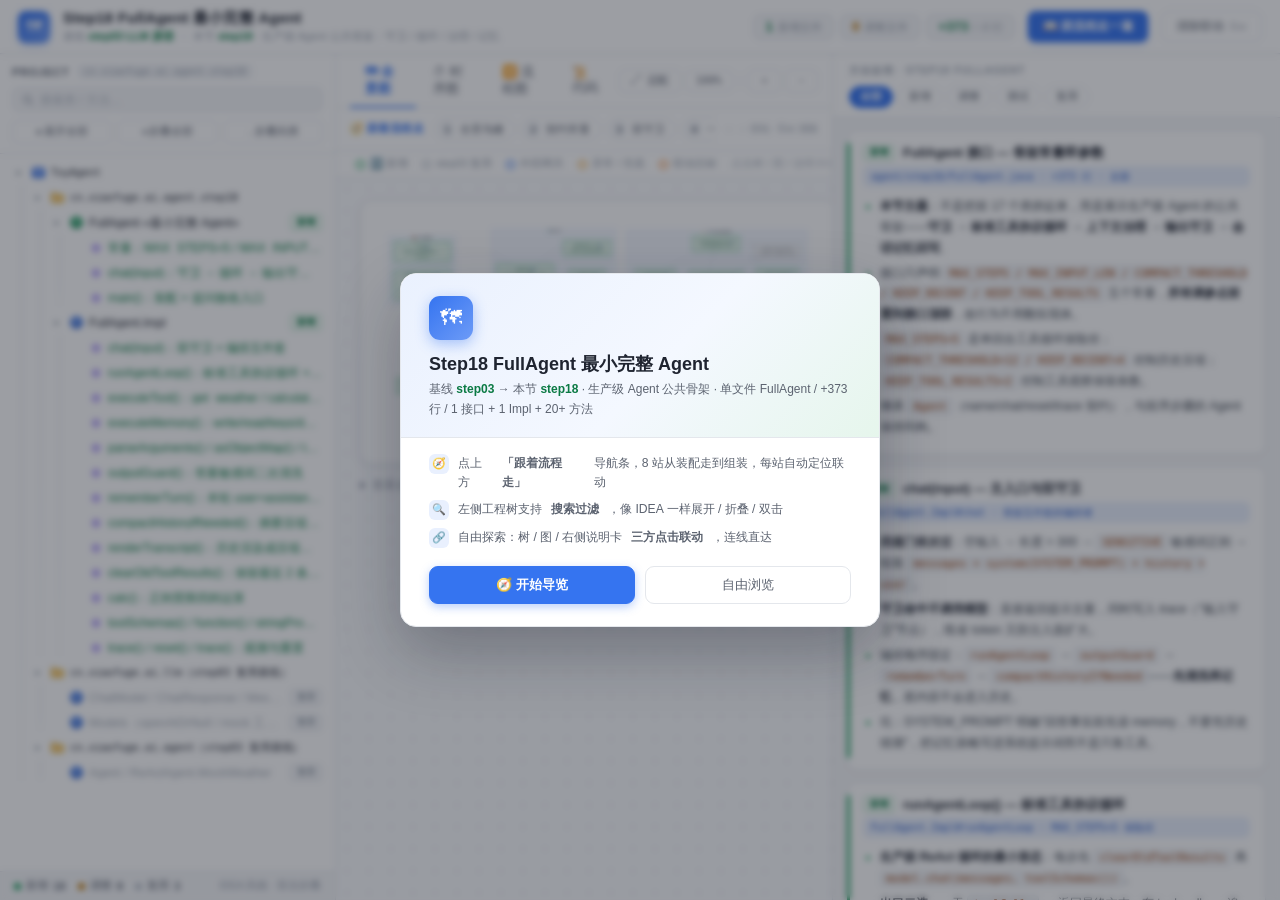
<file: docs/code-map/step18-full-agent/step18-full-agent.html>
<!DOCTYPE html>
<html lang="zh-CN">
<head>
<meta charset="UTF-8">
<meta name="viewport" content="width=device-width, initial-scale=1.0">
<title>Step18 FullAgent · 最小完整 Agent 代码地图</title>
<style>
  :root {
    --bg: #f5f6f8;
    --panel: #ffffff;
    --border: #e4e7ec;
    --border-2: #d3d8e0;
    --text: #1f2430;
    --text-2: #5c6370;
    --text-3: #99a1ad;
    --accent: #3574f0;
    --accent-deep: #2456c4;
    --accent-soft: #e9f0fe;
    --green: #1a9e5c;
    --green-deep: #0b7a44;
    --green-soft: #e6f6ec;
    --amber: #c07a0a;
    --amber-soft: #fdf3e0;
    --gray: #8a93a3;
    --gray-soft: #f1f3f6;
    --red: #d64550;
    --purple: #7a5af8;
    --orange: #f0842c;
    --shadow-sm: 0 1px 2px rgba(16,24,40,.05);
    --shadow-md: 0 2px 10px rgba(16,24,40,.08);
    --tree-w: 336px;
    --doc-w: 448px;
    --mono: "JetBrains Mono", "SF Mono", Menlo, Consolas, monospace;
    --sans: -apple-system, "PingFang SC", "Hiragino Sans GB", "Microsoft YaHei", "Segoe UI", sans-serif;
  }
  * { box-sizing: border-box; margin: 0; padding: 0; }
  html, body { height: 100%; }
  body { font-family: var(--sans); background: var(--bg); color: var(--text);
    font-size: 13px; overflow: hidden; }

  ::-webkit-scrollbar { width: 10px; height: 10px; }
  ::-webkit-scrollbar-track { background: transparent; }
  ::-webkit-scrollbar-thumb { background: #d0d5dd; border-radius: 8px;
    border: 2px solid transparent; background-clip: content-box; }
  ::-webkit-scrollbar-thumb:hover { background: #b9c0ca; border: 2px solid transparent;
    background-clip: content-box; }

  /* ══════════ 顶栏 ══════════ */
  header {
    height: 54px; display: flex; align-items: center; gap: 13px; padding: 0 18px;
    background: var(--panel); border-bottom: 1px solid var(--border);
    box-shadow: var(--shadow-sm); z-index: 60; position: relative;
  }
  .logo {
    width: 32px; height: 32px; border-radius: 8px; flex: none;
    background: linear-gradient(135deg, #3574f0 0%, #6d9bf7 100%);
    display: flex; align-items: center; justify-content: center; color: #fff; font-size: 16px;
    box-shadow: 0 2px 6px rgba(53,116,240,.35);
  }
  .title-block h1 { font-size: 15px; font-weight: 700; letter-spacing: .2px; line-height: 1.2; }
  .title-block p { font-size: 11px; color: var(--text-3); margin-top: 2px; }
  .title-block p b { color: var(--green-deep); font-weight: 600; }
  .title-block p i { font-style: normal; color: #c2c8d1; margin: 0 4px; }
  .stats { margin-left: auto; display: flex; align-items: center; gap: 6px; }
  .stat { display: flex; align-items: baseline; gap: 5px; padding: 4px 11px; white-space: nowrap;
    background: var(--bg); border: 1px solid var(--border); border-radius: 7px; }
  .stat .num { font-family: var(--mono); font-size: 12.5px; font-weight: 700; color: var(--green-deep); }
  .stat .num.amber { color: var(--amber); }
  .stat .lbl { font-size: 10.5px; color: var(--text-3); }
  .hbtn {
    font-size: 12px; padding: 6px 14px; border-radius: 7px; cursor: pointer;
    border: 1px solid var(--border); background: var(--panel); color: var(--text-2);
    transition: all .15s; white-space: nowrap; font-family: var(--sans);
  }
  .hbtn:hover { border-color: var(--accent); color: var(--accent); background: var(--accent-soft); }
  .hbtn.primary { background: var(--accent); border-color: var(--accent); color: #fff;
    font-weight: 600; box-shadow: 0 2px 6px rgba(53,116,240,.3); }
  .hbtn.primary:hover { background: var(--accent-deep); border-color: var(--accent-deep); color: #fff; }
  .hbtn .key { opacity: .55; font-size: 10px; margin-left: 3px; }

  /* ══════════ 三栏舞台 ══════════ */
  .stage {
    position: relative; display: grid;
    grid-template-columns: var(--tree-w) minmax(0, 1fr) var(--doc-w);
    height: calc(100% - 54px);
  }
  #linkLayer {
    position: absolute; inset: 0; width: 100%; height: 100%;
    pointer-events: none; z-index: 50; overflow: visible;
  }
  #linkLayer path.lk { fill: none; stroke: url(#lkgrad); stroke-width: 2.2;
    stroke-linecap: round; stroke-dasharray: 6 6; animation: dashmove 1.1s linear infinite;
    filter: drop-shadow(0 1px 2px rgba(53,116,240,.25)); }
  #linkLayer circle.src-dot { fill: var(--accent); stroke: #fff; stroke-width: 1.6; }
  @keyframes dashmove { to { stroke-dashoffset: -12; } }

  /* ══════════ 左侧：IDEA 风格工程树 ══════════ */
  #treePanel { background: var(--panel); border-right: 1px solid var(--border);
    display: flex; flex-direction: column; overflow: hidden; }
  .tree-head { flex: none; padding: 10px 12px 9px; border-bottom: 1px solid var(--border);
    background: var(--panel); }
  .tree-title { display: flex; align-items: center; gap: 7px; font-size: 11px; font-weight: 700;
    color: var(--text-2); letter-spacing: .8px; text-transform: uppercase; }
  .tree-title .proj { font-family: var(--mono); font-size: 10px; letter-spacing: 0;
    text-transform: none; color: var(--text-3); font-weight: 400;
    background: var(--gray-soft); border-radius: 5px; padding: 2px 7px; }
  .tree-search { display: flex; align-items: center; gap: 6px; margin-top: 8px;
    border: 1px solid var(--border); border-radius: 7px; padding: 4.5px 9px;
    background: var(--bg); transition: all .15s; }
  .tree-search:focus-within { border-color: var(--accent); background: #fff;
    box-shadow: 0 0 0 3px rgba(53,116,240,.12); }
  .tree-search svg { flex: none; color: var(--text-3); }
  .tree-search input { flex: 1; min-width: 0; border: none; outline: none; background: transparent;
    font-size: 12px; color: var(--text); font-family: var(--sans); }
  .tree-search input::placeholder { color: #b3bac4; }
  .tree-search .cnt { flex: none; font-family: var(--mono); font-size: 9.5px; color: var(--text-3); }
  .tree-tools { display: flex; gap: 5px; margin-top: 8px; }
  .ttool { flex: 1; text-align: center; font-size: 10.5px; padding: 4px 0; border-radius: 6px;
    border: 1px solid var(--border); background: var(--panel); color: var(--text-2);
    cursor: pointer; transition: all .12s; white-space: nowrap; }
  .ttool:hover { border-color: var(--accent); color: var(--accent); background: var(--accent-soft); }
  .ttool:active { transform: scale(.97); }

  #tree { flex: 1; overflow: auto; padding: 6px 6px 20px; }
  .tnode {
    display: flex; align-items: center; gap: 5px; height: 25px; padding: 0 7px;
    border-radius: 5px; cursor: pointer; user-select: none; color: var(--text);
    line-height: 1; position: relative; font-size: 12px; transition: background .1s;
  }
  .tnode:hover { background: #eef3fa; }
  .tnode.active { background: #d6e5fb; box-shadow: inset 0 0 0 1px #9dbdf2; }
  .tnode.active .name { font-weight: 600; color: #17407e; }
  .chev { flex: none; width: 14px; height: 14px; color: #a2a9b3;
    display: flex; align-items: center; justify-content: center;
    transition: transform .18s ease, color .12s; border-radius: 3px; }
  .chev:hover { background: #dce8fa; color: var(--accent); }
  .chev.hidden { visibility: hidden; pointer-events: none; }
  .tbranch.closed > .tnode .chev { transform: rotate(-90deg); }
  .tbranch { position: relative; }
  .tbranch.fhide { display: none; }
  .tkids-wrap { position: relative; margin-left: 12px; padding-left: 7px;
    display: grid; grid-template-rows: 1fr; transition: grid-template-rows .2s ease; }
  .tkids-wrap::before { content: ''; position: absolute; left: 3px; top: 0; bottom: 4px;
    width: 1px; background: linear-gradient(180deg, #dce1e9 60%, #f0f2f5); }
  .tbranch.closed > .tkids-wrap { grid-template-rows: 0fr; }
  .tkids-inner { overflow: hidden; min-height: 0; }
  .kico { flex: none; width: 15px; height: 15px; display: inline-flex;
    align-items: center; justify-content: center;
    filter: drop-shadow(0 .5px .5px rgba(20,30,50,.12)); }
  .tnode .name { flex: 1 1 auto; min-width: 0; overflow: hidden;
    text-overflow: ellipsis; white-space: nowrap; font-size: 12px; }
  .tnode .name.mono { font-family: var(--mono); font-size: 10.5px; letter-spacing: -.1px; }
  .tnode .name.m-new { color: var(--green-deep); }
  .tnode .name.mod-name { color: var(--amber); }
  .tnode.dim .name, .tnode.dim .name.mono { color: #a5acb6; }
  .tnode .name mark { background: #ffe58a; color: inherit; border-radius: 2px; padding: 0 1px; }
  .tnode .kids-n { flex: none; font-family: var(--mono); font-size: 8.5px; color: #a8afba;
    background: var(--gray-soft); border-radius: 8px; padding: 1.5px 6px; display: none; }
  .tbranch.closed > .tnode .kids-n { display: inline-block; }
  .badge { flex: none; font-size: 9px; font-weight: 600; padding: 1.5px 5.5px;
    border-radius: 4px; line-height: 1.25; letter-spacing: .5px;
    border: 1px solid transparent; }
  .badge.new { color: var(--green-deep); border-color: #b7e3c9; background: #f0faf4; }
  .badge.mod { color: var(--amber); border-color: #eed7ae; background: #fdf8ec; }
  .badge.old { color: #97a0ab; border-color: #d9dde3; background: #f7f8fa; }
  .tree-foot { flex: none; display: flex; align-items: center; gap: 12px;
    padding: 7px 14px; border-top: 1px solid var(--border); background: var(--bg);
    font-size: 10.5px; color: var(--text-2); }
  .tree-foot b { font-family: var(--mono); font-weight: 700; }
  .tree-foot .fn { display: inline-flex; align-items: center; gap: 5px; }
  .tree-foot .fdot { width: 7px; height: 7px; border-radius: 50%; display: inline-block; }

  /* ══════════ 中间：图区 ══════════ */
  #center { display: flex; flex-direction: column; overflow: hidden; background: #fafbfd; }
  .tabs { display: flex; align-items: center; gap: 2px; padding: 0 14px; flex: none;
    background: var(--panel); border-bottom: 1px solid var(--border); }
  .tab { padding: 10px 15px 8px; cursor: pointer; font-size: 12.5px; color: var(--text-2);
    border-bottom: 2px solid transparent; margin-bottom: -1px; transition: color .15s; }
  .tab:hover { color: var(--text); }
  .tab.on { color: var(--accent); border-bottom-color: var(--accent); font-weight: 600; }
  .zctl { margin-left: auto; display: flex; align-items: center; gap: 4px; }
  .zbtn { font-size: 11px; padding: 3.5px 10px; border-radius: 6px; border: 1px solid var(--border);
    background: var(--panel); color: var(--text-2); cursor: pointer; transition: all .12s;
    white-space: nowrap; font-family: var(--mono); }
  .zbtn:hover { border-color: var(--accent); color: var(--accent); background: var(--accent-soft); }
  .zsep { width: 1px; height: 16px; background: var(--border); margin: 0 3px; }

  /* 主线导航条 */
  .rail { display: flex; align-items: center; gap: 10px; padding: 7px 14px; flex: none;
    background: var(--panel); border-bottom: 1px solid var(--border); }
  .rail-cap { flex: none; font-size: 10.5px; font-weight: 700; color: var(--accent);
    letter-spacing: .5px; white-space: nowrap; }
  .rail-steps { display: flex; align-items: center; gap: 5px; overflow-x: auto; flex: 1;
    padding: 2px 0; scrollbar-width: none; }
  .rail-steps::-webkit-scrollbar { display: none; }
  .rstep { display: inline-flex; align-items: center; gap: 5px; padding: 3px 10px 3px 4px;
    border-radius: 999px; border: 1px solid var(--border); background: #fff;
    font-size: 11px; color: var(--text-2); cursor: pointer; white-space: nowrap;
    transition: all .15s; flex: none; }
  .rstep:hover { border-color: var(--accent); color: var(--accent); }
  .rstep .rs-n { width: 16px; height: 16px; border-radius: 50%; flex: none;
    background: var(--gray-soft); color: var(--text-2); font-size: 9.5px; font-weight: 700;
    display: flex; align-items: center; justify-content: center; font-family: var(--mono);
    transition: all .15s; }
  .rstep.cur { border-color: var(--accent); background: var(--accent-soft);
    color: var(--accent-deep); font-weight: 600;
    box-shadow: 0 1px 4px rgba(53,116,240,.18); }
  .rstep.cur .rs-n { background: var(--accent); color: #fff; }
  .rstep.done .rs-n { background: #d3e3fb; color: var(--accent); }
  .rail-hint { flex: none; font-size: 10px; color: var(--text-3); white-space: nowrap; }

  /* 图例 */
  .legend { display: flex; align-items: center; gap: 14px; padding: 6px 20px; flex: none;
    background: var(--panel); border-bottom: 1px solid var(--border);
    font-size: 10.5px; color: var(--text-3); white-space: nowrap; overflow-x: auto; }
  .legend i { font-style: normal; display: inline-flex; align-items: center; gap: 5px; }
  .legend .dot { width: 9px; height: 9px; border-radius: 3px; display: inline-block; flex: none; }
  .legend .lg-esc { margin-left: auto; color: #b6bdc7; }

  .diagram-wrap { flex: 1; overflow: auto; padding: 22px 24px 44px; display: none;
    background-image: radial-gradient(var(--border-2) 1px, transparent 1px);
    background-size: 22px 22px; }
  .diagram-wrap.on { display: block; }
  .mermaid-box { background: var(--panel); border: 1px solid var(--border);
    border-radius: 12px; padding: 26px; min-width: fit-content;
    box-shadow: var(--shadow-md); position: relative; }
  .mermaid-box svg { display: block; height: auto; }
  details.src { margin-top: 14px; max-width: 900px; }
  details.src summary { cursor: pointer; font-size: 11.5px; color: var(--text-3); }
  details.src summary:hover { color: var(--text-2); }
  details.src pre {
    margin-top: 8px; background: var(--panel); border: 1px solid var(--border);
    border-radius: 10px; padding: 14px 16px; font-family: var(--mono); font-size: 11px;
    line-height: 1.6; overflow: auto; color: #3c434d; box-shadow: var(--shadow-sm);
  }
  .box-err { padding: 40px; color: var(--red); }

  /* ══════════ 代码页签 ══════════ */
  .code-head { background: var(--panel); border: 1px solid var(--border); border-bottom: none;
    border-radius: 10px 10px 0 0; padding: 8px 16px; font-size: 12px; color: var(--text-2);
    font-family: var(--mono); max-width: 1020px; }
  .code-head b { color: var(--text); }
  .code-panel { background: #fff; border: 1px solid var(--border); border-radius: 0 0 10px 10px;
    max-width: 1020px; overflow: auto; font-family: var(--mono); font-size: 12px; line-height: 1.65;
    box-shadow: var(--shadow-sm); padding: 6px 0 10px; }
  .cline { display: flex; cursor: pointer; transition: background .1s; }
  .cline:hover { background: #f4f8ff; }
  .cline .ln { flex: none; width: 48px; text-align: right; padding-right: 14px; color: #b3bcc9;
    user-select: none; font-size: 10.5px; line-height: inherit; }
  .cline .cc { white-space: pre; padding-right: 20px; }
  .cline.hl { background: #fff0e6 !important; box-shadow: inset 3px 0 0 var(--orange); }
  .cline.hl2 { background: #fdf4ec !important; }
  .cline.anchor .cc::after { content: ' ⟂'; color: #d1490b; font-weight: 700; font-size: 10px; }
  .j-kw { color: #0033b3; font-weight: 600; }
  .j-str { color: #067d17; }
  .j-com { color: #8c8c8c; font-style: italic; }
  .j-num { color: #1750eb; }
  .j-ann { color: #9e880d; }
  .j-fn { color: #6a3fbf; }
  .j-cls { color: #303a4a; font-weight: 600; }

  /* 联动高亮：主目标（实心橙）与次目标（虚线呼吸） */
  .mermaid-box g.hl > rect, .mermaid-box g.hl > polygon, .mermaid-box g.hl > circle, .mermaid-box g.hl > ellipse {
    fill: #fff0e6 !important; stroke: var(--orange) !important; stroke-width: 2.6px !important; }
  .mermaid-box text.hl-text, .mermaid-box g.hl text { fill: #d1490b !important; font-weight: 700 !important; }
  .mermaid-box g.hl foreignObject div, .mermaid-box g.hl foreignObject span { color: #d1490b !important; font-weight: 700 !important; }
  .mermaid-box g.hl.actor > rect.basic.label-container {
    fill: #ffdfc8 !important; stroke: var(--orange) !important; stroke-width: 3px !important; }
  .mermaid-box g.hl2 > rect, .mermaid-box g.hl2 > polygon, .mermaid-box g.hl2 > circle, .mermaid-box g.hl2 > ellipse,
  .mermaid-box g.hl2.actor > rect.basic.label-container {
    stroke: #f0a56c !important; stroke-width: 2px !important;
    stroke-dasharray: 5 4 !important;
    animation: hlpulse 1.6s ease-in-out infinite; }
  @keyframes hlpulse { 0%,100% { filter: drop-shadow(0 0 0 rgba(240,132,44,0)); }
    50% { filter: drop-shadow(0 0 4px rgba(240,132,44,.55)); } }

  .load-msg { text-align: center; color: var(--text-3); padding: 70px 0; font-size: 12.5px; }
  .spin { width: 22px; height: 22px; margin: 0 auto 12px; border-radius: 50%;
    border: 2.5px solid var(--border-2); border-top-color: var(--accent);
    animation: rot .8s linear infinite; }
  @keyframes rot { to { transform: rotate(360deg); } }

  /* ══════════ 右侧：变更说明 ══════════ */
  #docPanel { background: var(--bg); border-left: 1px solid var(--border); overflow: hidden;
    display: flex; flex-direction: column; }
  .doc-head { flex: none; padding: 10px 16px 9px; border-bottom: 1px solid var(--border);
    background: var(--panel); }
  .doc-head .cap { font-size: 10px; font-weight: 700; color: var(--text-3);
    letter-spacing: 1.2px; text-transform: uppercase; }
  .doc-chips { display: flex; gap: 5px; margin-top: 8px; }
  .dchip { font-size: 10.5px; padding: 3px 10px; border-radius: 999px; cursor: pointer;
    border: 1px solid var(--border); background: var(--panel); color: var(--text-2);
    transition: all .12s; white-space: nowrap; }
  .dchip:hover { border-color: var(--accent); color: var(--accent); }
  .dchip.on { background: var(--accent); border-color: var(--accent); color: #fff; font-weight: 600; }
  #docs { flex: 1; overflow: auto; padding: 12px 14px 30px; }
  .doc { border: 1px solid var(--border); border-radius: 10px; padding: 13px 15px 12px;
    margin-bottom: 11px; background: var(--panel); box-shadow: var(--shadow-sm);
    position: relative; cursor: pointer; transition: border-color .15s, box-shadow .15s; }
  .doc::before { content: ''; position: absolute; left: -1px; top: 12px; bottom: 12px;
    width: 3px; border-radius: 3px; background: var(--dc, var(--border-2)); }
  .doc:hover { box-shadow: var(--shadow-md); border-color: var(--border-2); }
  .doc.active { border-color: var(--accent); box-shadow: 0 0 0 3px rgba(53,116,240,.16), var(--shadow-md);
    scroll-margin-top: 8px; }
  .doc h3 { font-size: 13px; font-weight: 650; margin-bottom: 4px; display: flex;
    align-items: center; gap: 8px; line-height: 1.35; }
  .doc .file { font-family: var(--mono); font-size: 10px; color: var(--accent-deep);
    background: var(--accent-soft); border-radius: 6px; padding: 3px 8px;
    margin-bottom: 9px; word-break: break-all; line-height: 1.5; }
  .doc ul { padding-left: 17px; color: #3c434d; line-height: 1.72; font-size: 12.2px; }
  .doc ul li { margin-bottom: 4px; }
  .doc ul li::marker { color: var(--dc, var(--text-3)); }
  .doc ul li b { color: var(--text); }
  .doc code { font-family: var(--mono); font-size: 11px; background: var(--gray-soft);
    border: 1px solid var(--border); padding: 1px 5px; border-radius: 4px; color: #953800; }
  .doc h3 .pin { margin-left: auto; flex: none; font-size: 9.5px; font-weight: 500;
    color: #b6bdc7; letter-spacing: .3px; opacity: 0; transition: opacity .15s; white-space: nowrap; }
  .doc:hover h3 .pin { opacity: 1; }

  /* ══════════ 导览卡片 ══════════ */
  .tour {
    position: fixed; left: 50%; bottom: 18px; transform: translate(-50%, 16px);
    width: min(560px, calc(100vw - 48px)); z-index: 90;
    background: #fff; border: 1px solid var(--border-2); border-radius: 14px;
    box-shadow: 0 12px 40px rgba(16,24,40,.18), 0 2px 8px rgba(16,24,40,.08);
    padding: 14px 18px 12px; opacity: 0; pointer-events: none;
    transition: opacity .25s, transform .25s;
  }
  .tour.show { opacity: 1; pointer-events: auto; transform: translate(-50%, 0); }
  .tour .t-top { display: flex; align-items: center; gap: 8px; }
  .tour .t-eyebrow { font-size: 10px; font-weight: 700; letter-spacing: 1px; color: var(--accent);
    text-transform: uppercase; }
  .tour .t-num { margin-left: auto; font-family: var(--mono); font-size: 10.5px; color: var(--text-3); }
  .tour .t-close { flex: none; width: 22px; height: 22px; border-radius: 6px; display: flex;
    align-items: center; justify-content: center; color: var(--text-3); cursor: pointer;
    font-size: 13px; line-height: 1; }
  .tour .t-close:hover { background: var(--gray-soft); color: var(--text); }
  .tour h4 { font-size: 14px; font-weight: 700; margin: 6px 0 4px; }
  .tour p { font-size: 12.2px; color: var(--text-2); line-height: 1.65; }
  .tour .t-dots { display: flex; gap: 5px; margin: 10px 0 2px; }
  .tour .t-dots i { width: 100%; height: 3px; border-radius: 2px; background: #e7eaf0; cursor: pointer;
    transition: background .2s; flex: 1; }
  .tour .t-dots i.done { background: #b9d3f2; }
  .tour .t-dots i.cur { background: var(--accent); }
  .tour .t-ctrl { display: flex; align-items: center; gap: 8px; margin-top: 10px; }
  .tour .t-btn { font-size: 12px; padding: 6px 16px; border-radius: 7px; cursor: pointer;
    border: 1px solid var(--border); background: var(--panel); color: var(--text-2); transition: all .12s;
    font-family: var(--sans); }
  .tour .t-btn:hover { border-color: var(--accent); color: var(--accent); background: var(--accent-soft); }
  .tour .t-btn.primary { background: var(--accent); border-color: var(--accent); color: #fff;
    box-shadow: 0 2px 6px rgba(53,116,240,.3); }
  .tour .t-btn.primary:hover { background: var(--accent-deep); color: #fff; }
  .tour .t-hintline { font-size: 10.5px; color: var(--text-3); margin-left: auto; }

  /* ══════════ 欢迎浮层 ══════════ */
  .welcome-mask { position: fixed; inset: 0; z-index: 100; background: rgba(20,26,36,.42);
    backdrop-filter: blur(3px); display: flex; align-items: center; justify-content: center;
    transition: opacity .3s; }
  .welcome-mask.hide { opacity: 0; pointer-events: none; }
  .welcome { width: min(480px, calc(100vw - 40px)); background: #fff; border-radius: 16px;
    box-shadow: 0 24px 64px rgba(16,24,40,.3); padding: 0 28px 22px; text-align: left;
    border: 1px solid var(--border); overflow: hidden; }
  .welcome .w-hero { margin: 0 -28px; padding: 22px 28px 18px;
    background: linear-gradient(135deg, #eaf1fe 0%, #f4f8ff 55%, #e6f6ec 100%);
    border-bottom: 1px solid var(--border); }
  .welcome .w-logo { width: 44px; height: 44px; border-radius: 11px;
    background: linear-gradient(135deg, #3574f0, #6d9bf7); display: flex; align-items: center;
    justify-content: center; font-size: 22px; color: #fff; box-shadow: 0 4px 14px rgba(53,116,240,.4);
    margin-bottom: 12px; }
  .welcome h2 { font-size: 18px; font-weight: 750; }
  .welcome .w-sub { font-size: 12px; color: var(--text-2); margin-top: 4px; line-height: 1.6; }
  .welcome .w-sub b { color: var(--green-deep); }
  .welcome ul { list-style: none; display: grid; gap: 8px; margin: 16px 0 18px; }
  .welcome ul li { display: flex; gap: 9px; font-size: 12.2px; color: var(--text-2); line-height: 1.55; }
  .welcome ul li .wi { flex: none; width: 20px; height: 20px; border-radius: 6px; background: var(--accent-soft);
    color: var(--accent); display: flex; align-items: center; justify-content: center; font-size: 11px; font-weight: 700; }
  .welcome .w-btns { display: flex; gap: 10px; }
  .welcome .w-btn { flex: 1; text-align: center; font-size: 13px; padding: 9px 0; border-radius: 9px;
    cursor: pointer; border: 1px solid var(--border); background: var(--panel); color: var(--text-2);
    transition: all .12s; }
  .welcome .w-btn:hover { border-color: var(--accent); color: var(--accent); background: var(--accent-soft); }
  .welcome .w-btn.primary { background: var(--accent); border-color: var(--accent); color: #fff;
    font-weight: 600; box-shadow: 0 3px 10px rgba(53,116,240,.35); }
  .welcome .w-btn.primary:hover { background: var(--accent-deep); }

  /* 导览模式时联动高亮更强 */
  body.touring .tnode.active { background: #c8dffa; box-shadow: inset 0 0 0 1.5px #86b0ec; }
  body.touring .rstep.cur { transform: scale(1.04); }
</style>
</head>
<body>
<!-- MAP-META：生成时替换以下元信息 —— <title>、h1、副标题基线、stats 三个数字、
     welcome 的 w-sub 与列表、tree-head 的 .proj 包名、doc-head 的 .cap 说明标题 -->
<header>
  <div class="logo">🗺</div>
  <div class="title-block">
    <h1>Step18 FullAgent 最小完整 Agent</h1>
    <p>基线 <b>step03 LLM 原语</b><i>→</i>本节 <b>step18</b> · 生产级 Agent 公共骨架：守卫 / 循环 / 治理 / 记忆</p>
  </div>
  <div class="stats">
    <div class="stat"><span class="num">1</span><span class="lbl">新增文件</span></div>
    <div class="stat"><span class="num amber">0</span><span class="lbl">调整文件</span></div>
    <div class="stat"><span class="num">+373</span><span class="lbl">/ -0 行</span></div>
  </div>
  <button class="hbtn primary" id="tourBtn">📖 跟流程走一遍</button>
  <button class="hbtn" id="clearBtn">清除联动 <span class="key">Esc</span></button>
</header>

<div class="stage" id="stage">
  <aside id="treePanel">
    <div class="tree-head">
      <div class="tree-title">Project <span class="proj">cn.xiaofuge.ai.agent.step18</span></div>
      <div class="tree-search">
        <svg width="12" height="12" viewBox="0 0 16 16" fill="none"><circle cx="7" cy="7" r="4.6" stroke="currentColor" stroke-width="1.6"/><path d="M10.6 10.6 L14 14" stroke="currentColor" stroke-width="1.6" stroke-linecap="round"/></svg>
        <input id="treeSearch" placeholder="搜索类 / 方法…" spellcheck="false">
        <span class="cnt" id="searchCount"></span>
      </div>
      <div class="tree-tools">
        <div class="ttool" id="btnExpandAll">⊞ 展开全部</div>
        <div class="ttool" id="btnCollapseAll">⊟ 折叠全部</div>
        <div class="ttool" id="btnCollapseMethods">⌄ 折叠到类</div>
      </div>
    </div>
    <div id="tree"></div>
    <div class="tree-foot" id="treeFoot"></div>
  </aside>

  <main id="center">
    <div class="tabs">
      <div class="tab on" data-tab="over">🗺 全景图</div>
      <div class="tab" data-tab="seq">⏱ 时序图</div>
      <div class="tab" data-tab="flow">🔀 流程图</div>
      <div class="tab" data-tab="code">📜 代码</div>
      <div class="zctl">
        <button class="zbtn" data-z="fit" title="缩放到适配面板宽度">⤢ 适配</button>
        <button class="zbtn" data-z="100" title="恢复 100% 原始尺寸">100%</button>
        <div class="zsep"></div>
        <button class="zbtn" data-z="in" title="放大">＋</button>
        <button class="zbtn" data-z="out" title="缩小">－</button>
      </div>
    </div>
    <div class="rail">
      <span class="rail-cap">🧭 跟着流程走</span>
      <div class="rail-steps" id="railSteps"></div>
      <span class="rail-hint">← → 切站 · Esc 清除</span>
    </div>
    <div class="legend">
      <i><span class="dot" style="background:#e6f6ec;border:1.5px solid #17a45f"></span>🆕 新增</i>
      <i><span class="dot" style="background:#f1f3f6;border:1.5px dashed #9aa3af"></span>step03 复用</i>
      <i><span class="dot" style="background:#eaf1fe;border:1.5px solid #3574f0"></span>外部网关</i>
      <i><span class="dot" style="background:#fff4e0;border:1.5px solid #e6a23c"></span>异常 / 兜底</i>
      <i><span class="dot" style="background:#fff0e6;border:1.5px solid #f0842c"></span>联动目标</i>
      <span class="lg-esc">点击树 / 图 / 说明卡任意一处，三方联动</span>
    </div>
    <div class="diagram-wrap on" id="wrap-over">
      <div class="mermaid-box" id="box-over">
        <div class="load-msg"><div class="spin"></div>正在渲染全景图…</div>
      </div>
      <details class="src"><summary>查看全景图 Mermaid 源码</summary><pre id="src-over"></pre></details>
    </div>
    <div class="diagram-wrap" id="wrap-seq">
      <div class="mermaid-box" id="box-seq">
        <div class="load-msg"><div class="spin"></div>正在渲染时序图…</div>
      </div>
      <details class="src"><summary>查看时序图 Mermaid 源码</summary><pre id="src-seq"></pre></details>
    </div>
    <div class="diagram-wrap" id="wrap-flow">
      <div class="mermaid-box" id="box-flow">
        <div class="load-msg"><div class="spin"></div>正在渲染流程图…</div>
      </div>
      <details class="src"><summary>查看流程图 Mermaid 源码</summary><pre id="src-flow"></pre></details>
    </div>
    <div class="diagram-wrap" id="wrap-code">
      <div class="code-head">📄 FullAgent.java · step18 最小完整 Agent · <span id="codeMeta"></span></div>
      <div class="code-panel" id="box-code">
<div class="cline" data-line="1" id="cl-1"><span class="ln">1</span><span class="cc"><span class="j-kw">package</span> cn.xiaofuge.ai.agent.step18;</span></div>
<div class="cline" data-line="2" id="cl-2"><span class="ln">2</span><span class="cc">&nbsp;</span></div>
<div class="cline" data-line="3" id="cl-3"><span class="ln">3</span><span class="cc"><span class="j-kw">import</span> cn.xiaofuge.ai.agent.<span class="j-cls">Agent</span>;</span></div>
<div class="cline" data-line="4" id="cl-4"><span class="ln">4</span><span class="cc"><span class="j-kw">import</span> cn.xiaofuge.ai.agent.step03.<span class="j-cls">ReActAgent</span>;</span></div>
<div class="cline" data-line="5" id="cl-5"><span class="ln">5</span><span class="cc"><span class="j-kw">import</span> cn.xiaofuge.ai.llm.<span class="j-cls">ChatModel</span>;</span></div>
<div class="cline" data-line="6" id="cl-6"><span class="ln">6</span><span class="cc"><span class="j-kw">import</span> cn.xiaofuge.ai.llm.<span class="j-cls">ChatResponse</span>;</span></div>
<div class="cline" data-line="7" id="cl-7"><span class="ln">7</span><span class="cc"><span class="j-kw">import</span> cn.xiaofuge.ai.llm.<span class="j-cls">Json</span>;</span></div>
<div class="cline" data-line="8" id="cl-8"><span class="ln">8</span><span class="cc"><span class="j-kw">import</span> cn.xiaofuge.ai.llm.<span class="j-cls">Message</span>;</span></div>
<div class="cline" data-line="9" id="cl-9"><span class="ln">9</span><span class="cc"><span class="j-kw">import</span> cn.xiaofuge.ai.llm.<span class="j-cls">ToolCall</span>;</span></div>
<div class="cline" data-line="10" id="cl-10"><span class="ln">10</span><span class="cc">&nbsp;</span></div>
<div class="cline" data-line="11" id="cl-11"><span class="ln">11</span><span class="cc"><span class="j-kw">import</span> java.time.<span class="j-cls">LocalDateTime</span>;</span></div>
<div class="cline" data-line="12" id="cl-12"><span class="ln">12</span><span class="cc"><span class="j-kw">import</span> java.time.format.<span class="j-cls">DateTimeFormatter</span>;</span></div>
<div class="cline" data-line="13" id="cl-13"><span class="ln">13</span><span class="cc"><span class="j-kw">import</span> java.util.<span class="j-cls">ArrayList</span>;</span></div>
<div class="cline" data-line="14" id="cl-14"><span class="ln">14</span><span class="cc"><span class="j-kw">import</span> java.util.<span class="j-cls">LinkedHashMap</span>;</span></div>
<div class="cline" data-line="15" id="cl-15"><span class="ln">15</span><span class="cc"><span class="j-kw">import</span> java.util.<span class="j-cls">List</span>;</span></div>
<div class="cline" data-line="16" id="cl-16"><span class="ln">16</span><span class="cc"><span class="j-kw">import</span> java.util.<span class="j-cls">Map</span>;</span></div>
<div class="cline" data-line="17" id="cl-17"><span class="ln">17</span><span class="cc"><span class="j-kw">import</span> java.util.regex.<span class="j-cls">Matcher</span>;</span></div>
<div class="cline" data-line="18" id="cl-18"><span class="ln">18</span><span class="cc"><span class="j-kw">import</span> java.util.regex.<span class="j-cls">Pattern</span>;</span></div>
<div class="cline" data-line="19" id="cl-19"><span class="ln">19</span><span class="cc">&nbsp;</span></div>
<div class="cline" data-line="20" id="cl-20"><span class="ln">20</span><span class="cc">/**</span></div>
<div class="cline" data-line="21" id="cl-21"><span class="ln">21</span><span class="cc"> * <span class="j-cls">Step18</span> · 最小完整 <span class="j-cls">Agent</span>。</span></div>
<div class="cline" data-line="22" id="cl-22"><span class="ln">22</span><span class="cc"> * &lt;p&gt;</span></div>
<div class="cline" data-line="23" id="cl-23"><span class="ln">23</span><span class="cc"> * 一个 <span class="j-fn">chat</span>(input) 调用代表一个用户回合（turn），核心生命周期是：</span></div>
<div class="cline" data-line="24" id="cl-24"><span class="ln">24</span><span class="cc"> *</span></div>
<div class="cline" data-line="25" id="cl-25"><span class="ln">25</span><span class="cc"> * &lt;pre&gt;</span></div>
<div class="cline" data-line="26" id="cl-26"><span class="ln">26</span><span class="cc"> * 输入守卫 → 组装上下文 → 标准工具协议循环 → 输出守卫 → 回写历史 → 按需压缩</span></div>
<div class="cline" data-line="27" id="cl-27"><span class="ln">27</span><span class="cc"> * &lt;/pre&gt;</span></div>
<div class="cline" data-line="28" id="cl-28"><span class="ln">28</span><span class="cc"> *</span></div>
<div class="cline" data-line="29" id="cl-29"><span class="ln">29</span><span class="cc"> * &lt;p&gt;模型不通过手写 <span class="j-cls">JSON</span> 表达“要调用哪个工具”，而是每次请求都收到</span></div>
<div class="cline" data-line="30" id="cl-30"><span class="ln">30</span><span class="cc"> * {<span class="j-ann">@code</span> tools} <span class="j-cls">Schema</span>；模型返回结构化 {<span class="j-ann">@code</span> tool_calls}，宿主执行后用</span></div>
<div class="cline" data-line="31" id="cl-31"><span class="ln">31</span><span class="cc"> * {<span class="j-ann">@code</span> role=tool + tool_call_id} 原样回填。这样保留了“谁请求调用、</span></div>
<div class="cline" data-line="32" id="cl-32"><span class="ln">32</span><span class="cc"> * 结果属于哪次调用”的协议关系，与 <span class="j-cls">OpenAI</span> 兼容接口和现代 <span class="j-cls">Agent</span> <span class="j-cls">Harness</span> 一致。</span></div>
<div class="cline" data-line="33" id="cl-33"><span class="ln">33</span><span class="cc"> *</span></div>
<div class="cline" data-line="34" id="cl-34"><span class="ln">34</span><span class="cc"> * &lt;p&gt;状态被拆成三类：{<span class="j-ann">@link</span> #lastTrace} 是当前回合的可观测事件；</span></div>
<div class="cline" data-line="35" id="cl-35"><span class="ln">35</span><span class="cc"> * {<span class="j-ann">@code</span> history} 是跨轮对话摘要级上下文；{<span class="j-ann">@code</span> memory} 是模型可通过</span></div>
<div class="cline" data-line="36" id="cl-36"><span class="ln">36</span><span class="cc"> * 工具读写的结构化事实。它们解决的问题不同，不能互相替代。</span></div>
<div class="cline" data-line="37" id="cl-37"><span class="ln">37</span><span class="cc"> *</span></div>
<div class="cline" data-line="38" id="cl-38"><span class="ln">38</span><span class="cc"> * &lt;p&gt;教学简化：memory 是进程内 <span class="j-cls">KV</span>，压缩阈值按消息数估算，敏感词用正则。</span></div>
<div class="cline" data-line="39" id="cl-39"><span class="ln">39</span><span class="cc"> * 生产系统应替换为持久化记忆、真实 token 计数和专业安全/审批组件。</span></div>
<div class="cline" data-line="40" id="cl-40"><span class="ln">40</span><span class="cc"> */</span></div>
<div class="cline" data-line="41" id="cl-41"><span class="ln">41</span><span class="cc"><span class="j-kw">public</span> <span class="j-kw">interface</span> <span class="j-cls">FullAgent</span> <span class="j-kw">extends</span> <span class="j-cls">Agent</span> {</span></div>
<div class="cline" data-line="42" id="cl-42"><span class="ln">42</span><span class="cc">&nbsp;</span></div>
<div class="cline" data-line="43" id="cl-43"><span class="ln">43</span><span class="cc">    /** 单回合模型请求和工具执行的总步数上界，防止模型陷入无限工具调用。 */</span></div>
<div class="cline" data-line="44" id="cl-44"><span class="ln">44</span><span class="cc">    <span class="j-kw">int</span> <span class="j-cls">MAX_STEPS</span> = <span class="j-num">5</span>;</span></div>
<div class="cline" data-line="45" id="cl-45"><span class="ln">45</span><span class="cc">&nbsp;</span></div>
<div class="cline" data-line="46" id="cl-46"><span class="ln">46</span><span class="cc">    /** 模型前输入守卫阈值；超限输入直接拒绝，不消耗模型预算。 */</span></div>
<div class="cline" data-line="47" id="cl-47"><span class="ln">47</span><span class="cc">    <span class="j-kw">int</span> <span class="j-cls">MAX_INPUT_LEN</span> = <span class="j-num">300</span>;</span></div>
<div class="cline" data-line="48" id="cl-48"><span class="ln">48</span><span class="cc">&nbsp;</span></div>
<div class="cline" data-line="49" id="cl-49"><span class="ln">49</span><span class="cc">    /** 跨轮历史消息条数阈值；超过后把较旧轮次压缩成一段摘要。 */</span></div>
<div class="cline" data-line="50" id="cl-50"><span class="ln">50</span><span class="cc">    <span class="j-kw">int</span> <span class="j-cls">COMPACT_THRESHOLD</span> = <span class="j-num">10</span>;</span></div>
<div class="cline" data-line="51" id="cl-51"><span class="ln">51</span><span class="cc">&nbsp;</span></div>
<div class="cline" data-line="52" id="cl-52"><span class="ln">52</span><span class="cc">    /** 压缩时原样保留的最近消息数，保证最新任务状态不被摘要失真。 */</span></div>
<div class="cline" data-line="53" id="cl-53"><span class="ln">53</span><span class="cc">    <span class="j-kw">int</span> <span class="j-cls">KEEP_RECENT</span> = <span class="j-num">4</span>;</span></div>
<div class="cline" data-line="54" id="cl-54"><span class="ln">54</span><span class="cc">&nbsp;</span></div>
<div class="cline" data-line="55" id="cl-55"><span class="ln">55</span><span class="cc">    /**</span></div>
<div class="cline" data-line="56" id="cl-56"><span class="ln">56</span><span class="cc">     * 当前回合内保留最近 <span class="j-cls">N</span> 条工具观察；更早的可重取结果清成占位符。</span></div>
<div class="cline" data-line="57" id="cl-57"><span class="ln">57</span><span class="cc">     * 清理内容但不删除消息，避免破坏 <span class="j-fn">assistant</span>(tool_calls) 与 tool 的配对。</span></div>
<div class="cline" data-line="58" id="cl-58"><span class="ln">58</span><span class="cc">     */</span></div>
<div class="cline" data-line="59" id="cl-59"><span class="ln">59</span><span class="cc">    <span class="j-kw">int</span> <span class="j-cls">KEEP_TOOL_RESULTS</span> = <span class="j-num">2</span>;</span></div>
<div class="cline" data-line="60" id="cl-60"><span class="ln">60</span><span class="cc">&nbsp;</span></div>
<div class="cline" data-line="61" id="cl-61"><span class="ln">61</span><span class="cc">    <span class="j-kw">class</span> <span class="j-cls">Impl</span> <span class="j-kw">implements</span> <span class="j-cls">FullAgent</span> {</span></div>
<div class="cline" data-line="62" id="cl-62"><span class="ln">62</span><span class="cc">&nbsp;</span></div>
<div class="cline" data-line="63" id="cl-63"><span class="ln">63</span><span class="cc">        /**</span></div>
<div class="cline" data-line="64" id="cl-64"><span class="ln">64</span><span class="cc">         * 稳定系统提示词只约定行为和工具使用边界。</span></div>
<div class="cline" data-line="65" id="cl-65"><span class="ln">65</span><span class="cc">         * 工具名、参数结构和必填项放在 <span class="j-fn">toolSchemas</span>() 中，</span></div>
<div class="cline" data-line="66" id="cl-66"><span class="ln">66</span><span class="cc">         * 避免在提示词里维护第二份容易过期的工具清单。</span></div>
<div class="cline" data-line="67" id="cl-67"><span class="ln">67</span><span class="cc">         */</span></div>
<div class="cline" data-line="68" id="cl-68"><span class="ln">68</span><span class="cc">        <span class="j-kw">private</span> <span class="j-kw">static</span> <span class="j-kw">final</span> <span class="j-cls">String</span> <span class="j-cls">SYSTEM_PROMPT</span> = <span class="j-str">""</span><span class="j-str">"</span></span></div>
<div class="cline" data-line="69" id="cl-69"><span class="ln">69</span><span class="cc">                你是 <span class="j-cls">ToyAgent</span> 综合智能体。</span></div>
<div class="cline" data-line="70" id="cl-70"><span class="ln">70</span><span class="cc">                小事闲聊时直接回答；需要外部状态、计算或持久记忆时调用工具。</span></div>
<div class="cline" data-line="71" id="cl-71"><span class="ln">71</span><span class="cc">                用户说出可跨轮使用的稳定事实时，用 memory 工具保存。</span></div>
<div class="cline" data-line="72" id="cl-72"><span class="ln">72</span><span class="cc">                回答用户事实前，先用 memory 读取，不要凭历史猜测。</span></div>
<div class="cline" data-line="73" id="cl-73"><span class="ln">73</span><span class="cc">                工具观察只用于支持回答，不要向用户复述原始日志。</span></div>
<div class="cline" data-line="74" id="cl-74"><span class="ln">74</span><span class="cc">                <span class="j-str">""</span><span class="j-str">";</span></span></div>
<div class="cline" data-line="75" id="cl-75"><span class="ln">75</span><span class="cc">&nbsp;</span></div>
<div class="cline" data-line="76" id="cl-76"><span class="ln">76</span><span class="cc">        /**</span></div>
<div class="cline" data-line="77" id="cl-77"><span class="ln">77</span><span class="cc">         * 压缩提示词决定“丢什么、留什么”。这里偏向保留任务状态和关键事实，</span></div>
<div class="cline" data-line="78" id="cl-78"><span class="ln">78</span><span class="cc">         * 丢弃寒暄和可重新获取的细节；摘要是有损操作，必须可评测。</span></div>
<div class="cline" data-line="79" id="cl-79"><span class="ln">79</span><span class="cc">         */</span></div>
<div class="cline" data-line="80" id="cl-80"><span class="ln">80</span><span class="cc">        <span class="j-kw">private</span> <span class="j-kw">static</span> <span class="j-kw">final</span> <span class="j-cls">String</span> <span class="j-cls">COMPACT_PROMPT</span> = <span class="j-str">""</span><span class="j-str">"</span></span></div>
<div class="cline" data-line="81" id="cl-81"><span class="ln">81</span><span class="cc">                压缩以下 <span class="j-cls">Agent</span> 会话。保留：目标、决定、稳定事实、已完成步骤、</span></div>
<div class="cline" data-line="82" id="cl-82"><span class="ln">82</span><span class="cc">                失败原因、当前状态和下一步。丢弃寒暄和可重新获取的细节。</span></div>
<div class="cline" data-line="83" id="cl-83"><span class="ln">83</span><span class="cc">                不确定的信息标为 <span class="j-cls">UNVERIFIED</span>。直接输出简洁摘要。</span></div>
<div class="cline" data-line="84" id="cl-84"><span class="ln">84</span><span class="cc">                <span class="j-str">""</span><span class="j-str">";</span></span></div>
<div class="cline" data-line="85" id="cl-85"><span class="ln">85</span><span class="cc">&nbsp;</span></div>
<div class="cline" data-line="86" id="cl-86"><span class="ln">86</span><span class="cc">        /** 教学用输入/输出敏感词；生产环境应使用专业安全服务和工具审批策略。 */</span></div>
<div class="cline" data-line="87" id="cl-87"><span class="ln">87</span><span class="cc">        <span class="j-kw">private</span> <span class="j-kw">static</span> <span class="j-kw">final</span> <span class="j-cls">Pattern</span> <span class="j-cls">SENSITIVE</span> = <span class="j-cls">Pattern</span>.<span class="j-fn">compile</span>(</span></div>
<div class="cline" data-line="88" id="cl-88"><span class="ln">88</span><span class="cc">                <span class="j-str">"hack|攻击|爆破|破解|密码"</span>, <span class="j-cls">Pattern</span>.<span class="j-cls">CASE_INSENSITIVE</span>);</span></div>
<div class="cline" data-line="89" id="cl-89"><span class="ln">89</span><span class="cc">&nbsp;</span></div>
<div class="cline" data-line="90" id="cl-90"><span class="ln">90</span><span class="cc">        /** 可替换的模型网关；<span class="j-cls">Agent</span> 只依赖标准对话和工具协议，不绑定具体厂商。 */</span></div>
<div class="cline" data-line="91" id="cl-91"><span class="ln">91</span><span class="cc">        <span class="j-kw">private</span> <span class="j-kw">final</span> <span class="j-cls">ChatModel</span> model;</span></div>
<div class="cline" data-line="92" id="cl-92"><span class="ln">92</span><span class="cc">&nbsp;</span></div>
<div class="cline" data-line="93" id="cl-93"><span class="ln">93</span><span class="cc">        /** 当前回合的执行轨迹，用于课堂演示、调试和生产审计。 */</span></div>
<div class="cline" data-line="94" id="cl-94"><span class="ln">94</span><span class="cc">        <span class="j-kw">private</span> <span class="j-kw">final</span> <span class="j-cls">List</span>&lt;<span class="j-cls">Map</span>&lt;<span class="j-cls">String</span>, <span class="j-cls">Object</span>&gt;&gt; lastTrace = <span class="j-kw">new</span> <span class="j-cls">ArrayList</span>&lt;&gt;();</span></div>
<div class="cline" data-line="95" id="cl-95"><span class="ln">95</span><span class="cc">&nbsp;</span></div>
<div class="cline" data-line="96" id="cl-96"><span class="ln">96</span><span class="cc">        /**</span></div>
<div class="cline" data-line="97" id="cl-97"><span class="ln">97</span><span class="cc">         * 跨轮对话历史。为了控制上下文，这里只回写每轮最终输入/输出；</span></div>
<div class="cline" data-line="98" id="cl-98"><span class="ln">98</span><span class="cc">         * 中间工具请求和结果保留在当前回合的 messages 中，并由 trace 记录。</span></div>
<div class="cline" data-line="99" id="cl-99"><span class="ln">99</span><span class="cc">         */</span></div>
<div class="cline" data-line="100" id="cl-100"><span class="ln">100</span><span class="cc">        <span class="j-kw">private</span> <span class="j-kw">final</span> <span class="j-cls">List</span>&lt;<span class="j-cls">Message</span>&gt; history = <span class="j-kw">new</span> <span class="j-cls">ArrayList</span>&lt;&gt;();</span></div>
<div class="cline" data-line="101" id="cl-101"><span class="ln">101</span><span class="cc">&nbsp;</span></div>
<div class="cline" data-line="102" id="cl-102"><span class="ln">102</span><span class="cc">        /** 模型驱动的跨轮记忆后端；教学用 <span class="j-cls">Map</span>，生产可替换为文件或数据库，分布式可引入 redis。 */</span></div>
<div class="cline" data-line="103" id="cl-103"><span class="ln">103</span><span class="cc">        <span class="j-kw">private</span> <span class="j-kw">final</span> <span class="j-cls">Map</span>&lt;<span class="j-cls">String</span>, <span class="j-cls">String</span>&gt; memory = <span class="j-kw">new</span> <span class="j-cls">LinkedHashMap</span>&lt;&gt;();</span></div>
<div class="cline" data-line="104" id="cl-104"><span class="ln">104</span><span class="cc">&nbsp;</span></div>
<div class="cline" data-line="105" id="cl-105"><span class="ln">105</span><span class="cc">        <span class="j-kw">public</span> <span class="j-fn">Impl</span>(<span class="j-cls">ChatModel</span> model) {</span></div>
<div class="cline" data-line="106" id="cl-106"><span class="ln">106</span><span class="cc">            <span class="j-kw">this</span>.model = model;</span></div>
<div class="cline" data-line="107" id="cl-107"><span class="ln">107</span><span class="cc">        }</span></div>
<div class="cline" data-line="108" id="cl-108"><span class="ln">108</span><span class="cc">&nbsp;</span></div>
<div class="cline" data-line="109" id="cl-109"><span class="ln">109</span><span class="cc">        <span class="j-ann">@Override</span></span></div>
<div class="cline" data-line="110" id="cl-110"><span class="ln">110</span><span class="cc">        <span class="j-kw">public</span> <span class="j-cls">String</span> <span class="j-fn">name</span>() {</span></div>
<div class="cline" data-line="111" id="cl-111"><span class="ln">111</span><span class="cc">            <span class="j-kw">return</span> <span class="j-str">"Step18 · 最小完整 Agent"</span>;</span></div>
<div class="cline" data-line="112" id="cl-112"><span class="ln">112</span><span class="cc">        }</span></div>
<div class="cline" data-line="113" id="cl-113"><span class="ln">113</span><span class="cc">&nbsp;</span></div>
<div class="cline" data-line="114" id="cl-114"><span class="ln">114</span><span class="cc">        <span class="j-ann">@Override</span></span></div>
<div class="cline" data-line="115" id="cl-115"><span class="ln">115</span><span class="cc">        <span class="j-kw">public</span> <span class="j-cls">String</span> <span class="j-fn">chat</span>(<span class="j-cls">String</span> input) {</span></div>
<div class="cline" data-line="116" id="cl-116"><span class="ln">116</span><span class="cc">            <span class="j-com">// 阶段 1：模型前守卫。低成本规则先执行，被拦截输入不进入 Agent Loop。</span></span></div>
<div class="cline" data-line="117" id="cl-117"><span class="ln">117</span><span class="cc">            lastTrace.<span class="j-fn">clear</span>();</span></div>
<div class="cline" data-line="118" id="cl-118"><span class="ln">118</span><span class="cc">            <span class="j-kw">if</span> (input == <span class="j-kw">null</span> || input.<span class="j-fn">isBlank</span>()) {</span></div>
<div class="cline" data-line="119" id="cl-119"><span class="ln">119</span><span class="cc">                <span class="j-kw">return</span> <span class="j-str">"请输入内容。"</span>;</span></div>
<div class="cline" data-line="120" id="cl-120"><span class="ln">120</span><span class="cc">            }</span></div>
<div class="cline" data-line="121" id="cl-121"><span class="ln">121</span><span class="cc">            <span class="j-kw">if</span> (input.<span class="j-fn">length</span>() &gt; <span class="j-cls">MAX_INPUT_LEN</span>) {</span></div>
<div class="cline" data-line="122" id="cl-122"><span class="ln">122</span><span class="cc">                <span class="j-fn">trace</span>(<span class="j-str">"guard"</span>, <span class="j-str">"输入守卫"</span>, <span class="j-str">"长度 "</span> + input.<span class="j-fn">length</span>() + <span class="j-str">" 超过 "</span> + <span class="j-cls">MAX_INPUT_LEN</span> + <span class="j-str">"，未调用模型。"</span>);</span></div>
<div class="cline" data-line="123" id="cl-123"><span class="ln">123</span><span class="cc">                <span class="j-kw">return</span> <span class="j-str">"输入过长，请精简后重试。"</span>;</span></div>
<div class="cline" data-line="124" id="cl-124"><span class="ln">124</span><span class="cc">            }</span></div>
<div class="cline" data-line="125" id="cl-125"><span class="ln">125</span><span class="cc">            <span class="j-cls">Matcher</span> unsafe = <span class="j-cls">SENSITIVE</span>.<span class="j-fn">matcher</span>(input);</span></div>
<div class="cline" data-line="126" id="cl-126"><span class="ln">126</span><span class="cc">            <span class="j-kw">if</span> (unsafe.<span class="j-fn">find</span>()) {</span></div>
<div class="cline" data-line="127" id="cl-127"><span class="ln">127</span><span class="cc">                <span class="j-fn">trace</span>(<span class="j-str">"guard"</span>, <span class="j-str">"输入守卫"</span>, <span class="j-str">"命中敏感词「"</span> + unsafe.<span class="j-fn">group</span>() + <span class="j-str">"」，未调用模型。"</span>);</span></div>
<div class="cline" data-line="128" id="cl-128"><span class="ln">128</span><span class="cc">                <span class="j-kw">return</span> <span class="j-str">"该请求涉及不安全操作，已被输入守卫拦截。"</span>;</span></div>
<div class="cline" data-line="129" id="cl-129"><span class="ln">129</span><span class="cc">            }</span></div>
<div class="cline" data-line="130" id="cl-130"><span class="ln">130</span><span class="cc">            <span class="j-fn">trace</span>(<span class="j-str">"guard"</span>, <span class="j-str">"输入守卫"</span>, <span class="j-str">"长度和安全检查通过。"</span>);</span></div>
<div class="cline" data-line="131" id="cl-131"><span class="ln">131</span><span class="cc">&nbsp;</span></div>
<div class="cline" data-line="132" id="cl-132"><span class="ln">132</span><span class="cc">            <span class="j-com">// 阶段 2：组装当前回合上下文。系统提示词在前，历史居中，新输入最后。</span></span></div>
<div class="cline" data-line="133" id="cl-133"><span class="ln">133</span><span class="cc">            <span class="j-cls">List</span>&lt;<span class="j-cls">Message</span>&gt; messages = <span class="j-kw">new</span> <span class="j-cls">ArrayList</span>&lt;&gt;();</span></div>
<div class="cline" data-line="134" id="cl-134"><span class="ln">134</span><span class="cc">            messages.<span class="j-fn">add</span>(<span class="j-cls">Message</span>.<span class="j-fn">system</span>(<span class="j-cls">SYSTEM_PROMPT</span>));</span></div>
<div class="cline" data-line="135" id="cl-135"><span class="ln">135</span><span class="cc">            messages.<span class="j-fn">addAll</span>(history);</span></div>
<div class="cline" data-line="136" id="cl-136"><span class="ln">136</span><span class="cc">            messages.<span class="j-fn">add</span>(<span class="j-cls">Message</span>.<span class="j-fn">user</span>(input));</span></div>
<div class="cline" data-line="137" id="cl-137"><span class="ln">137</span><span class="cc">&nbsp;</span></div>
<div class="cline" data-line="138" id="cl-138"><span class="ln">138</span><span class="cc">            <span class="j-com">// 阶段 3：循环推理与工具执行，得到候选答案。</span></span></div>
<div class="cline" data-line="139" id="cl-139"><span class="ln">139</span><span class="cc">            <span class="j-cls">String</span> answer = <span class="j-fn">runAgentLoop</span>(messages);</span></div>
<div class="cline" data-line="140" id="cl-140"><span class="ln">140</span><span class="cc">&nbsp;</span></div>
<div class="cline" data-line="141" id="cl-141"><span class="ln">141</span><span class="cc">            <span class="j-com">// 阶段 4：输出仍不可信，先守卫；再只把最终问答写入跨轮历史。</span></span></div>
<div class="cline" data-line="142" id="cl-142"><span class="ln">142</span><span class="cc">            answer = <span class="j-fn">outputGuard</span>(answer);</span></div>
<div class="cline" data-line="143" id="cl-143"><span class="ln">143</span><span class="cc">            <span class="j-fn">rememberTurn</span>(input, answer);</span></div>
<div class="cline" data-line="144" id="cl-144"><span class="ln">144</span><span class="cc">&nbsp;</span></div>
<div class="cline" data-line="145" id="cl-145"><span class="ln">145</span><span class="cc">            <span class="j-com">// 阶段 5：本轮结束后治理历史，避免下一轮上下文无限增长。</span></span></div>
<div class="cline" data-line="146" id="cl-146"><span class="ln">146</span><span class="cc">            <span class="j-fn">compactHistoryIfNeeded</span>();</span></div>
<div class="cline" data-line="147" id="cl-147"><span class="ln">147</span><span class="cc">            <span class="j-kw">return</span> answer;</span></div>
<div class="cline" data-line="148" id="cl-148"><span class="ln">148</span><span class="cc">        }</span></div>
<div class="cline" data-line="149" id="cl-149"><span class="ln">149</span><span class="cc">&nbsp;</span></div>
<div class="cline" data-line="150" id="cl-150"><span class="ln">150</span><span class="cc">        <span class="j-kw">private</span> <span class="j-cls">String</span> <span class="j-fn">runAgentLoop</span>(<span class="j-cls">List</span>&lt;<span class="j-cls">Message</span>&gt; messages) {</span></div>
<div class="cline" data-line="151" id="cl-151"><span class="ln">151</span><span class="cc">            /*</span></div>
<div class="cline" data-line="152" id="cl-152"><span class="ln">152</span><span class="cc">             * 标准 <span class="j-cls">Agent</span> <span class="j-cls">Loop</span>：</span></div>
<div class="cline" data-line="153" id="cl-153"><span class="ln">153</span><span class="cc">             * <span class="j-num">1.</span> 带 tools 请求模型；</span></div>
<div class="cline" data-line="154" id="cl-154"><span class="ln">154</span><span class="cc">             * <span class="j-num">2.</span> toolCalls 为空，说明模型已给出最终答案；</span></div>
<div class="cline" data-line="155" id="cl-155"><span class="ln">155</span><span class="cc">             * <span class="j-num">3.</span> 不为空时，先原样保存 <span class="j-fn">assistant</span>(tool_calls)，再逐个执行工具；</span></div>
<div class="cline" data-line="156" id="cl-156"><span class="ln">156</span><span class="cc">             * <span class="j-num">4.</span> 每个观察都作为 role=tool 消息、按 tool_call_id 回填；</span></div>
<div class="cline" data-line="157" id="cl-157"><span class="ln">157</span><span class="cc">             * <span class="j-num">5.</span> 继续循环，直到模型收敛或触发 <span class="j-cls">MAX_STEPS</span>。</span></div>
<div class="cline" data-line="158" id="cl-158"><span class="ln">158</span><span class="cc">             *</span></div>
<div class="cline" data-line="159" id="cl-159"><span class="ln">159</span><span class="cc">             * 关键不变量：不能把工具结果改写成普通 user 文本，</span></div>
<div class="cline" data-line="160" id="cl-160"><span class="ln">160</span><span class="cc">             * 也不能删除 <span class="j-fn">assistant</span>(tool_calls) 而单独保留 tool 消息。</span></div>
<div class="cline" data-line="161" id="cl-161"><span class="ln">161</span><span class="cc">             */</span></div>
<div class="cline" data-line="162" id="cl-162"><span class="ln">162</span><span class="cc">            <span class="j-kw">for</span> (<span class="j-kw">int</span> step = <span class="j-num">1</span>; step &lt;= <span class="j-cls">MAX_STEPS</span>; step++) {</span></div>
<div class="cline" data-line="163" id="cl-163"><span class="ln">163</span><span class="cc">                <span class="j-fn">clearOldToolResults</span>(messages);</span></div>
<div class="cline" data-line="164" id="cl-164"><span class="ln">164</span><span class="cc">                <span class="j-cls">ChatResponse</span> response = model.<span class="j-fn">chat</span>(messages, <span class="j-fn">toolSchemas</span>());</span></div>
<div class="cline" data-line="165" id="cl-165"><span class="ln">165</span><span class="cc">                <span class="j-fn">trace</span>(<span class="j-str">"model"</span>, <span class="j-str">"Model "</span> + step,</span></div>
<div class="cline" data-line="166" id="cl-166"><span class="ln">166</span><span class="cc">                        response.<span class="j-fn">content</span>() == <span class="j-kw">null</span> || response.<span class="j-fn">content</span>().<span class="j-fn">isBlank</span>()</span></div>
<div class="cline" data-line="167" id="cl-167"><span class="ln">167</span><span class="cc">                                ? <span class="j-str">"返回 "</span> + response.<span class="j-fn">toolCalls</span>().<span class="j-fn">size</span>() + <span class="j-str">" 个结构化 tool_calls"</span></span></div>
<div class="cline" data-line="168" id="cl-168"><span class="ln">168</span><span class="cc">                                : <span class="j-str">"返回最终文本"</span>);</span></div>
<div class="cline" data-line="169" id="cl-169"><span class="ln">169</span><span class="cc">&nbsp;</span></div>
<div class="cline" data-line="170" id="cl-170"><span class="ln">170</span><span class="cc">                <span class="j-kw">if</span> (response.<span class="j-fn">toolCalls</span>().<span class="j-fn">isEmpty</span>()) {</span></div>
<div class="cline" data-line="171" id="cl-171"><span class="ln">171</span><span class="cc">                    <span class="j-fn">trace</span>(<span class="j-str">"final"</span>, <span class="j-str">"Final Answer"</span>, response.<span class="j-fn">content</span>());</span></div>
<div class="cline" data-line="172" id="cl-172"><span class="ln">172</span><span class="cc">                    <span class="j-kw">return</span> response.<span class="j-fn">content</span>() == <span class="j-kw">null</span> ? <span class="j-str">""</span> : response.<span class="j-fn">content</span>();</span></div>
<div class="cline" data-line="173" id="cl-173"><span class="ln">173</span><span class="cc">                }</span></div>
<div class="cline" data-line="174" id="cl-174"><span class="ln">174</span><span class="cc">&nbsp;</span></div>
<div class="cline" data-line="175" id="cl-175"><span class="ln">175</span><span class="cc">                messages.<span class="j-fn">add</span>(<span class="j-kw">new</span> <span class="j-fn">Message</span>(<span class="j-str">"assistant"</span>, response.<span class="j-fn">content</span>(), response.<span class="j-fn">toolCalls</span>(), <span class="j-kw">null</span>));</span></div>
<div class="cline" data-line="176" id="cl-176"><span class="ln">176</span><span class="cc">                <span class="j-kw">for</span> (<span class="j-cls">ToolCall</span> call : response.<span class="j-fn">toolCalls</span>()) {</span></div>
<div class="cline" data-line="177" id="cl-177"><span class="ln">177</span><span class="cc">                    <span class="j-cls">Map</span>&lt;<span class="j-cls">String</span>, <span class="j-cls">Object</span>&gt; args = <span class="j-fn">parseArguments</span>(call.<span class="j-fn">argumentsJson</span>());</span></div>
<div class="cline" data-line="178" id="cl-178"><span class="ln">178</span><span class="cc">                    <span class="j-fn">trace</span>(<span class="j-str">"tool_call"</span>, <span class="j-str">"ToolCall "</span> + step, call.<span class="j-fn">name</span>() + <span class="j-str">" "</span> + args);</span></div>
<div class="cline" data-line="179" id="cl-179"><span class="ln">179</span><span class="cc">                    <span class="j-cls">String</span> observation = <span class="j-fn">executeTool</span>(call.<span class="j-fn">name</span>(), args);</span></div>
<div class="cline" data-line="180" id="cl-180"><span class="ln">180</span><span class="cc">                    <span class="j-fn">trace</span>(<span class="j-str">"tool_result"</span>, <span class="j-str">"ToolResult "</span> + step, observation);</span></div>
<div class="cline" data-line="181" id="cl-181"><span class="ln">181</span><span class="cc">                    messages.<span class="j-fn">add</span>(<span class="j-cls">Message</span>.<span class="j-fn">tool</span>(call.<span class="j-fn">id</span>(), observation));</span></div>
<div class="cline" data-line="182" id="cl-182"><span class="ln">182</span><span class="cc">                }</span></div>
<div class="cline" data-line="183" id="cl-183"><span class="ln">183</span><span class="cc">            }</span></div>
<div class="cline" data-line="184" id="cl-184"><span class="ln">184</span><span class="cc">            <span class="j-cls">String</span> fused = <span class="j-str">"已达最大步数 "</span> + <span class="j-cls">MAX_STEPS</span> + <span class="j-str">"，循环保险丝熔断。"</span>;</span></div>
<div class="cline" data-line="185" id="cl-185"><span class="ln">185</span><span class="cc">            <span class="j-fn">trace</span>(<span class="j-str">"guard"</span>, <span class="j-str">"保险丝"</span>, fused);</span></div>
<div class="cline" data-line="186" id="cl-186"><span class="ln">186</span><span class="cc">            <span class="j-kw">return</span> fused;</span></div>
<div class="cline" data-line="187" id="cl-187"><span class="ln">187</span><span class="cc">        }</span></div>
<div class="cline" data-line="188" id="cl-188"><span class="ln">188</span><span class="cc">&nbsp;</span></div>
<div class="cline" data-line="189" id="cl-189"><span class="ln">189</span><span class="cc">        /**</span></div>
<div class="cline" data-line="190" id="cl-190"><span class="ln">190</span><span class="cc">         * 宿主工具边界：模型只能给出名字和参数，真实执行权始终在这里。</span></div>
<div class="cline" data-line="191" id="cl-191"><span class="ln">191</span><span class="cc">         * 异常也作为 observation 返回，让模型有机会修正参数或换用工具。</span></div>
<div class="cline" data-line="192" id="cl-192"><span class="ln">192</span><span class="cc">         */</span></div>
<div class="cline" data-line="193" id="cl-193"><span class="ln">193</span><span class="cc">        <span class="j-kw">private</span> <span class="j-cls">String</span> <span class="j-fn">executeTool</span>(<span class="j-cls">String</span> name, <span class="j-cls">Map</span>&lt;<span class="j-cls">String</span>, <span class="j-cls">Object</span>&gt; args) {</span></div>
<div class="cline" data-line="194" id="cl-194"><span class="ln">194</span><span class="cc">            <span class="j-kw">try</span> {</span></div>
<div class="cline" data-line="195" id="cl-195"><span class="ln">195</span><span class="cc">                <span class="j-kw">return</span> <span class="j-kw">switch</span> (name == <span class="j-kw">null</span> ? <span class="j-str">""</span> : name) {</span></div>
<div class="cline" data-line="196" id="cl-196"><span class="ln">196</span><span class="cc">                    <span class="j-kw">case</span> <span class="j-str">"get_weather"</span> -&gt; <span class="j-cls">ReActAgent</span>.<span class="j-cls">MockWeather</span>.<span class="j-fn">query</span>(<span class="j-fn">text</span>(args, <span class="j-str">"city"</span>));</span></div>
<div class="cline" data-line="197" id="cl-197"><span class="ln">197</span><span class="cc">                    <span class="j-kw">case</span> <span class="j-str">"calculator"</span> -&gt; <span class="j-cls">String</span>.<span class="j-fn">valueOf</span>(<span class="j-fn">calc</span>(<span class="j-fn">text</span>(args, <span class="j-str">"expression"</span>)));</span></div>
<div class="cline" data-line="198" id="cl-198"><span class="ln">198</span><span class="cc">                    <span class="j-kw">case</span> <span class="j-str">"get_time"</span> -&gt; <span class="j-cls">LocalDateTime</span>.<span class="j-fn">now</span>()</span></div>
<div class="cline" data-line="199" id="cl-199"><span class="ln">199</span><span class="cc">                            .<span class="j-fn">format</span>(<span class="j-cls">DateTimeFormatter</span>.<span class="j-fn">ofPattern</span>(<span class="j-str">"yyyy-MM-dd HH:mm:ss"</span>));</span></div>
<div class="cline" data-line="200" id="cl-200"><span class="ln">200</span><span class="cc">                    <span class="j-kw">case</span> <span class="j-str">"memory"</span> -&gt; <span class="j-fn">executeMemory</span>(args);</span></div>
<div class="cline" data-line="201" id="cl-201"><span class="ln">201</span><span class="cc">                    <span class="j-kw">default</span> -&gt; <span class="j-str">"未知工具: "</span> + name;</span></div>
<div class="cline" data-line="202" id="cl-202"><span class="ln">202</span><span class="cc">                };</span></div>
<div class="cline" data-line="203" id="cl-203"><span class="ln">203</span><span class="cc">            } <span class="j-kw">catch</span> (<span class="j-cls">Exception</span> exception) {</span></div>
<div class="cline" data-line="204" id="cl-204"><span class="ln">204</span><span class="cc">                <span class="j-kw">return</span> <span class="j-str">"工具执行失败: "</span> + exception.<span class="j-fn">getMessage</span>();</span></div>
<div class="cline" data-line="205" id="cl-205"><span class="ln">205</span><span class="cc">            }</span></div>
<div class="cline" data-line="206" id="cl-206"><span class="ln">206</span><span class="cc">        }</span></div>
<div class="cline" data-line="207" id="cl-207"><span class="ln">207</span><span class="cc">&nbsp;</span></div>
<div class="cline" data-line="208" id="cl-208"><span class="ln">208</span><span class="cc">        /**</span></div>
<div class="cline" data-line="209" id="cl-209"><span class="ln">209</span><span class="cc">         * memory 是模型显式调用的工具，不是启动时无条件注入的全部历史。</span></div>
<div class="cline" data-line="210" id="cl-210"><span class="ln">210</span><span class="cc">         * 模型决定何时写、读什么；宿主决定存储位置和访问规则。</span></div>
<div class="cline" data-line="211" id="cl-211"><span class="ln">211</span><span class="cc">         */</span></div>
<div class="cline" data-line="212" id="cl-212"><span class="ln">212</span><span class="cc">        <span class="j-kw">private</span> <span class="j-cls">String</span> <span class="j-fn">executeMemory</span>(<span class="j-cls">Map</span>&lt;<span class="j-cls">String</span>, <span class="j-cls">Object</span>&gt; args) {</span></div>
<div class="cline" data-line="213" id="cl-213"><span class="ln">213</span><span class="cc">            <span class="j-cls">String</span> command = <span class="j-fn">text</span>(args, <span class="j-str">"command"</span>);</span></div>
<div class="cline" data-line="214" id="cl-214"><span class="ln">214</span><span class="cc">            <span class="j-cls">String</span> key = <span class="j-fn">text</span>(args, <span class="j-str">"key"</span>);</span></div>
<div class="cline" data-line="215" id="cl-215"><span class="ln">215</span><span class="cc">            <span class="j-kw">return</span> <span class="j-kw">switch</span> (command) {</span></div>
<div class="cline" data-line="216" id="cl-216"><span class="ln">216</span><span class="cc">                <span class="j-kw">case</span> <span class="j-str">"write"</span> -&gt; {</span></div>
<div class="cline" data-line="217" id="cl-217"><span class="ln">217</span><span class="cc">                    <span class="j-cls">String</span> value = <span class="j-fn">text</span>(args, <span class="j-str">"value"</span>);</span></div>
<div class="cline" data-line="218" id="cl-218"><span class="ln">218</span><span class="cc">                    <span class="j-kw">if</span> (key.<span class="j-fn">isBlank</span>() || value.<span class="j-fn">isBlank</span>()) {</span></div>
<div class="cline" data-line="219" id="cl-219"><span class="ln">219</span><span class="cc">                        <span class="j-kw">yield</span> <span class="j-str">"工具执行失败: key/value 不能为空"</span>;</span></div>
<div class="cline" data-line="220" id="cl-220"><span class="ln">220</span><span class="cc">                    }</span></div>
<div class="cline" data-line="221" id="cl-221"><span class="ln">221</span><span class="cc">                    memory.<span class="j-fn">put</span>(key, value);</span></div>
<div class="cline" data-line="222" id="cl-222"><span class="ln">222</span><span class="cc">                    <span class="j-kw">yield</span> <span class="j-str">"已保存 "</span> + key + <span class="j-str">"（当前记忆 "</span> + memory.<span class="j-fn">size</span>() + <span class="j-str">" 项）。"</span>;</span></div>
<div class="cline" data-line="223" id="cl-223"><span class="ln">223</span><span class="cc">                }</span></div>
<div class="cline" data-line="224" id="cl-224"><span class="ln">224</span><span class="cc">                <span class="j-kw">case</span> <span class="j-str">"read"</span> -&gt; memory.<span class="j-fn">containsKey</span>(key)</span></div>
<div class="cline" data-line="225" id="cl-225"><span class="ln">225</span><span class="cc">                        ? key + <span class="j-str">"="</span> + memory.<span class="j-fn">get</span>(key)</span></div>
<div class="cline" data-line="226" id="cl-226"><span class="ln">226</span><span class="cc">                        : key + <span class="j-str">" 不存在。当前记忆键: "</span> + memory.<span class="j-fn">keySet</span>();</span></div>
<div class="cline" data-line="227" id="cl-227"><span class="ln">227</span><span class="cc">                <span class="j-kw">case</span> <span class="j-str">"keys"</span> -&gt; memory.<span class="j-fn">isEmpty</span>() ? <span class="j-str">"记忆为空。"</span> : <span class="j-str">"记忆键: "</span> + memory.<span class="j-fn">keySet</span>();</span></div>
<div class="cline" data-line="228" id="cl-228"><span class="ln">228</span><span class="cc">                <span class="j-kw">case</span> <span class="j-str">"delete"</span> -&gt; memory.<span class="j-fn">remove</span>(key) == <span class="j-kw">null</span></span></div>
<div class="cline" data-line="229" id="cl-229"><span class="ln">229</span><span class="cc">                        ? key + <span class="j-str">" 不存在。"</span></span></div>
<div class="cline" data-line="230" id="cl-230"><span class="ln">230</span><span class="cc">                        : <span class="j-str">"已删除 "</span> + key + <span class="j-str">"。"</span>;</span></div>
<div class="cline" data-line="231" id="cl-231"><span class="ln">231</span><span class="cc">                <span class="j-kw">default</span> -&gt; <span class="j-str">"未知记忆命令: "</span> + command;</span></div>
<div class="cline" data-line="232" id="cl-232"><span class="ln">232</span><span class="cc">            };</span></div>
<div class="cline" data-line="233" id="cl-233"><span class="ln">233</span><span class="cc">        }</span></div>
<div class="cline" data-line="234" id="cl-234"><span class="ln">234</span><span class="cc">&nbsp;</span></div>
<div class="cline" data-line="235" id="cl-235"><span class="ln">235</span><span class="cc">        /** 解析模型返回的 argumentsJson；协议约定它必须是 <span class="j-cls">JSON</span> 对象。 */</span></div>
<div class="cline" data-line="236" id="cl-236"><span class="ln">236</span><span class="cc">        <span class="j-kw">private</span> <span class="j-cls">Map</span>&lt;<span class="j-cls">String</span>, <span class="j-cls">Object</span>&gt; <span class="j-fn">parseArguments</span>(<span class="j-cls">String</span> argumentsJson) {</span></div>
<div class="cline" data-line="237" id="cl-237"><span class="ln">237</span><span class="cc">            <span class="j-kw">if</span> (argumentsJson == <span class="j-kw">null</span> || argumentsJson.<span class="j-fn">isBlank</span>()) {</span></div>
<div class="cline" data-line="238" id="cl-238"><span class="ln">238</span><span class="cc">                <span class="j-kw">return</span> <span class="j-cls">Map</span>.<span class="j-fn">of</span>();</span></div>
<div class="cline" data-line="239" id="cl-239"><span class="ln">239</span><span class="cc">            }</span></div>
<div class="cline" data-line="240" id="cl-240"><span class="ln">240</span><span class="cc">            <span class="j-cls">Object</span> parsed = <span class="j-cls">Json</span>.<span class="j-fn">parse</span>(argumentsJson);</span></div>
<div class="cline" data-line="241" id="cl-241"><span class="ln">241</span><span class="cc">            <span class="j-kw">return</span> parsed <span class="j-kw">instanceof</span> <span class="j-cls">Map</span>&lt;?, ?&gt; map ? <span class="j-fn">asObjectMap</span>(map) : <span class="j-cls">Map</span>.<span class="j-fn">of</span>();</span></div>
<div class="cline" data-line="242" id="cl-242"><span class="ln">242</span><span class="cc">        }</span></div>
<div class="cline" data-line="243" id="cl-243"><span class="ln">243</span><span class="cc">&nbsp;</span></div>
<div class="cline" data-line="244" id="cl-244"><span class="ln">244</span><span class="cc">        /** 把不可变的解析结果转换为工具执行器可直接访问的 <span class="j-cls">Map</span>。 */</span></div>
<div class="cline" data-line="245" id="cl-245"><span class="ln">245</span><span class="cc">        <span class="j-kw">private</span> <span class="j-cls">Map</span>&lt;<span class="j-cls">String</span>, <span class="j-cls">Object</span>&gt; <span class="j-fn">asObjectMap</span>(<span class="j-cls">Map</span>&lt;?, ?&gt; source) {</span></div>
<div class="cline" data-line="246" id="cl-246"><span class="ln">246</span><span class="cc">            <span class="j-cls">Map</span>&lt;<span class="j-cls">String</span>, <span class="j-cls">Object</span>&gt; result = <span class="j-kw">new</span> <span class="j-cls">LinkedHashMap</span>&lt;&gt;();</span></div>
<div class="cline" data-line="247" id="cl-247"><span class="ln">247</span><span class="cc">            source.<span class="j-fn">forEach</span>((key, value) -&gt; result.<span class="j-fn">put</span>(<span class="j-cls">String</span>.<span class="j-fn">valueOf</span>(key), value));</span></div>
<div class="cline" data-line="248" id="cl-248"><span class="ln">248</span><span class="cc">            <span class="j-kw">return</span> result;</span></div>
<div class="cline" data-line="249" id="cl-249"><span class="ln">249</span><span class="cc">        }</span></div>
<div class="cline" data-line="250" id="cl-250"><span class="ln">250</span><span class="cc">&nbsp;</span></div>
<div class="cline" data-line="251" id="cl-251"><span class="ln">251</span><span class="cc">        /** 统一把工具参数转换为字符串；缺失参数按空串处理并由工具校验。 */</span></div>
<div class="cline" data-line="252" id="cl-252"><span class="ln">252</span><span class="cc">        <span class="j-kw">private</span> <span class="j-cls">String</span> <span class="j-fn">text</span>(<span class="j-cls">Map</span>&lt;<span class="j-cls">String</span>, <span class="j-cls">Object</span>&gt; args, <span class="j-cls">String</span> key) {</span></div>
<div class="cline" data-line="253" id="cl-253"><span class="ln">253</span><span class="cc">            <span class="j-cls">Object</span> value = args.<span class="j-fn">get</span>(key);</span></div>
<div class="cline" data-line="254" id="cl-254"><span class="ln">254</span><span class="cc">            <span class="j-kw">return</span> value == <span class="j-kw">null</span> ? <span class="j-str">""</span> : <span class="j-cls">String</span>.<span class="j-fn">valueOf</span>(value);</span></div>
<div class="cline" data-line="255" id="cl-255"><span class="ln">255</span><span class="cc">        }</span></div>
<div class="cline" data-line="256" id="cl-256"><span class="ln">256</span><span class="cc">&nbsp;</span></div>
<div class="cline" data-line="257" id="cl-257"><span class="ln">257</span><span class="cc">        /** 模型输出同样不可信；进入用户界面和跨轮历史前再做一次检查。 */</span></div>
<div class="cline" data-line="258" id="cl-258"><span class="ln">258</span><span class="cc">        <span class="j-kw">private</span> <span class="j-cls">String</span> <span class="j-fn">outputGuard</span>(<span class="j-cls">String</span> answer) {</span></div>
<div class="cline" data-line="259" id="cl-259"><span class="ln">259</span><span class="cc">            <span class="j-kw">if</span> (answer != <span class="j-kw">null</span> &amp;&amp; <span class="j-cls">SENSITIVE</span>.<span class="j-fn">matcher</span>(answer).<span class="j-fn">find</span>()) {</span></div>
<div class="cline" data-line="260" id="cl-260"><span class="ln">260</span><span class="cc">                <span class="j-fn">trace</span>(<span class="j-str">"guard"</span>, <span class="j-str">"输出守卫"</span>, <span class="j-str">"答案命中敏感词，已替换。"</span>);</span></div>
<div class="cline" data-line="261" id="cl-261"><span class="ln">261</span><span class="cc">                <span class="j-kw">return</span> <span class="j-str">"该内容不宜展示，已由输出守卫处理。"</span>;</span></div>
<div class="cline" data-line="262" id="cl-262"><span class="ln">262</span><span class="cc">            }</span></div>
<div class="cline" data-line="263" id="cl-263"><span class="ln">263</span><span class="cc">            <span class="j-kw">return</span> answer == <span class="j-kw">null</span> ? <span class="j-str">""</span> : answer;</span></div>
<div class="cline" data-line="264" id="cl-264"><span class="ln">264</span><span class="cc">        }</span></div>
<div class="cline" data-line="265" id="cl-265"><span class="ln">265</span><span class="cc">&nbsp;</span></div>
<div class="cline" data-line="266" id="cl-266"><span class="ln">266</span><span class="cc">        /** 回合收口：只保存最终问答，避免中间工具载荷污染后续轮次。 */</span></div>
<div class="cline" data-line="267" id="cl-267"><span class="ln">267</span><span class="cc">        <span class="j-kw">private</span> <span class="j-kw">void</span> <span class="j-fn">rememberTurn</span>(<span class="j-cls">String</span> input, <span class="j-cls">String</span> answer) {</span></div>
<div class="cline" data-line="268" id="cl-268"><span class="ln">268</span><span class="cc">            history.<span class="j-fn">add</span>(<span class="j-cls">Message</span>.<span class="j-fn">user</span>(input));</span></div>
<div class="cline" data-line="269" id="cl-269"><span class="ln">269</span><span class="cc">            history.<span class="j-fn">add</span>(<span class="j-cls">Message</span>.<span class="j-fn">assistant</span>(answer));</span></div>
<div class="cline" data-line="270" id="cl-270"><span class="ln">270</span><span class="cc">            <span class="j-fn">trace</span>(<span class="j-str">"memory"</span>, <span class="j-str">"会话记忆"</span>, <span class="j-str">"本轮写入历史，当前 "</span> + history.<span class="j-fn">size</span>() + <span class="j-str">" 条。"</span>);</span></div>
<div class="cline" data-line="271" id="cl-271"><span class="ln">271</span><span class="cc">        }</span></div>
<div class="cline" data-line="272" id="cl-272"><span class="ln">272</span><span class="cc">&nbsp;</span></div>
<div class="cline" data-line="273" id="cl-273"><span class="ln">273</span><span class="cc">        /**</span></div>
<div class="cline" data-line="274" id="cl-274"><span class="ln">274</span><span class="cc">         * 历史压缩（compaction）：较旧轮次交给模型生成摘要，最近轮次原样保留。</span></div>
<div class="cline" data-line="275" id="cl-275"><span class="ln">275</span><span class="cc">         * memory 中的结构化事实不参与压缩，因此关键事实仍可跨轮读取。</span></div>
<div class="cline" data-line="276" id="cl-276"><span class="ln">276</span><span class="cc">         * 摘要模型失败时退化为滑动窗口，这是确定性更高但有硬遗忘的备选策略。</span></div>
<div class="cline" data-line="277" id="cl-277"><span class="ln">277</span><span class="cc">         */</span></div>
<div class="cline" data-line="278" id="cl-278"><span class="ln">278</span><span class="cc">        <span class="j-kw">private</span> <span class="j-kw">void</span> <span class="j-fn">compactHistoryIfNeeded</span>() {</span></div>
<div class="cline" data-line="279" id="cl-279"><span class="ln">279</span><span class="cc">            <span class="j-kw">if</span> (history.<span class="j-fn">size</span>() &lt;= <span class="j-cls">COMPACT_THRESHOLD</span>) {</span></div>
<div class="cline" data-line="280" id="cl-280"><span class="ln">280</span><span class="cc">                <span class="j-kw">return</span>;</span></div>
<div class="cline" data-line="281" id="cl-281"><span class="ln">281</span><span class="cc">            }</span></div>
<div class="cline" data-line="282" id="cl-282"><span class="ln">282</span><span class="cc">            <span class="j-kw">int</span> split = history.<span class="j-fn">size</span>() - <span class="j-cls">KEEP_RECENT</span>;</span></div>
<div class="cline" data-line="283" id="cl-283"><span class="ln">283</span><span class="cc">            <span class="j-cls">List</span>&lt;<span class="j-cls">Message</span>&gt; older = <span class="j-kw">new</span> <span class="j-cls">ArrayList</span>&lt;&gt;(history.<span class="j-fn">subList</span>(<span class="j-num">0</span>, split));</span></div>
<div class="cline" data-line="284" id="cl-284"><span class="ln">284</span><span class="cc">            <span class="j-cls">List</span>&lt;<span class="j-cls">Message</span>&gt; recent = <span class="j-kw">new</span> <span class="j-cls">ArrayList</span>&lt;&gt;(history.<span class="j-fn">subList</span>(split, history.<span class="j-fn">size</span>()));</span></div>
<div class="cline" data-line="285" id="cl-285"><span class="ln">285</span><span class="cc">            <span class="j-kw">try</span> {</span></div>
<div class="cline" data-line="286" id="cl-286"><span class="ln">286</span><span class="cc">                <span class="j-cls">String</span> summary = model.<span class="j-fn">chat</span>(<span class="j-cls">List</span>.<span class="j-fn">of</span>(</span></div>
<div class="cline" data-line="287" id="cl-287"><span class="ln">287</span><span class="cc">                        <span class="j-cls">Message</span>.<span class="j-fn">system</span>(<span class="j-cls">COMPACT_PROMPT</span>),</span></div>
<div class="cline" data-line="288" id="cl-288"><span class="ln">288</span><span class="cc">                        <span class="j-cls">Message</span>.<span class="j-fn">user</span>(<span class="j-fn">renderTranscript</span>(older))</span></div>
<div class="cline" data-line="289" id="cl-289"><span class="ln">289</span><span class="cc">                ));</span></div>
<div class="cline" data-line="290" id="cl-290"><span class="ln">290</span><span class="cc">                history.<span class="j-fn">clear</span>();</span></div>
<div class="cline" data-line="291" id="cl-291"><span class="ln">291</span><span class="cc">                history.<span class="j-fn">add</span>(<span class="j-cls">Message</span>.<span class="j-fn">user</span>(<span class="j-str">"[对话摘要]\n"</span> + summary));</span></div>
<div class="cline" data-line="292" id="cl-292"><span class="ln">292</span><span class="cc">                history.<span class="j-fn">addAll</span>(recent);</span></div>
<div class="cline" data-line="293" id="cl-293"><span class="ln">293</span><span class="cc">                <span class="j-fn">trace</span>(<span class="j-str">"compact"</span>, <span class="j-str">"上下文压缩"</span>,</span></div>
<div class="cline" data-line="294" id="cl-294"><span class="ln">294</span><span class="cc">                        older.<span class="j-fn">size</span>() + <span class="j-str">" 条历史压缩为摘要，保留最近 "</span> + recent.<span class="j-fn">size</span>() + <span class="j-str">" 条。"</span>);</span></div>
<div class="cline" data-line="295" id="cl-295"><span class="ln">295</span><span class="cc">            } <span class="j-kw">catch</span> (<span class="j-cls">Exception</span> exception) {</span></div>
<div class="cline" data-line="296" id="cl-296"><span class="ln">296</span><span class="cc">                history.<span class="j-fn">clear</span>();</span></div>
<div class="cline" data-line="297" id="cl-297"><span class="ln">297</span><span class="cc">                history.<span class="j-fn">addAll</span>(recent);</span></div>
<div class="cline" data-line="298" id="cl-298"><span class="ln">298</span><span class="cc">                <span class="j-fn">trace</span>(<span class="j-str">"compact"</span>, <span class="j-str">"上下文压缩"</span>,</span></div>
<div class="cline" data-line="299" id="cl-299"><span class="ln">299</span><span class="cc">                        <span class="j-str">"摘要调用失败，退化为滑动窗口；保留最近 "</span> + recent.<span class="j-fn">size</span>() + <span class="j-str">" 条。"</span>);</span></div>
<div class="cline" data-line="300" id="cl-300"><span class="ln">300</span><span class="cc">            }</span></div>
<div class="cline" data-line="301" id="cl-301"><span class="ln">301</span><span class="cc">        }</span></div>
<div class="cline" data-line="302" id="cl-302"><span class="ln">302</span><span class="cc">&nbsp;</span></div>
<div class="cline" data-line="303" id="cl-303"><span class="ln">303</span><span class="cc">        /** 把消息列表渲染为压缩器可读的文本转写。 */</span></div>
<div class="cline" data-line="304" id="cl-304"><span class="ln">304</span><span class="cc">        <span class="j-kw">private</span> <span class="j-cls">String</span> <span class="j-fn">renderTranscript</span>(<span class="j-cls">List</span>&lt;<span class="j-cls">Message</span>&gt; messages) {</span></div>
<div class="cline" data-line="305" id="cl-305"><span class="ln">305</span><span class="cc">            <span class="j-cls">StringBuilder</span> transcript = <span class="j-kw">new</span> <span class="j-fn">StringBuilder</span>();</span></div>
<div class="cline" data-line="306" id="cl-306"><span class="ln">306</span><span class="cc">            <span class="j-kw">for</span> (<span class="j-cls">Message</span> message : messages) {</span></div>
<div class="cline" data-line="307" id="cl-307"><span class="ln">307</span><span class="cc">                transcript.<span class="j-fn">append</span>(<span class="j-str">'['</span>).<span class="j-fn">append</span>(message.<span class="j-fn">role</span>()).<span class="j-fn">append</span>(<span class="j-str">"] "</span>)</span></div>
<div class="cline" data-line="308" id="cl-308"><span class="ln">308</span><span class="cc">                        .<span class="j-fn">append</span>(message.<span class="j-fn">content</span>() == <span class="j-kw">null</span> ? <span class="j-str">""</span> : message.<span class="j-fn">content</span>())</span></div>
<div class="cline" data-line="309" id="cl-309"><span class="ln">309</span><span class="cc">                        .<span class="j-fn">append</span>(<span class="j-str">'\n'</span>);</span></div>
<div class="cline" data-line="310" id="cl-310"><span class="ln">310</span><span class="cc">            }</span></div>
<div class="cline" data-line="311" id="cl-311"><span class="ln">311</span><span class="cc">            <span class="j-kw">return</span> transcript.<span class="j-fn">toString</span>();</span></div>
<div class="cline" data-line="312" id="cl-312"><span class="ln">312</span><span class="cc">        }</span></div>
<div class="cline" data-line="313" id="cl-313"><span class="ln">313</span><span class="cc">&nbsp;</span></div>
<div class="cline" data-line="314" id="cl-314"><span class="ln">314</span><span class="cc">        /**</span></div>
<div class="cline" data-line="315" id="cl-315"><span class="ln">315</span><span class="cc">         * 工具结果清理（tool clearing）：只清可重取的大块观察，不删除协议消息。</span></div>
<div class="cline" data-line="316" id="cl-316"><span class="ln">316</span><span class="cc">         * 每次调模型前从后往前统计 role=tool；超过最近 <span class="j-cls">N</span> 条的旧结果替换为占位符。</span></div>
<div class="cline" data-line="317" id="cl-317"><span class="ln">317</span><span class="cc">         * 这样既减小上下文，又保持 <span class="j-fn">assistant</span>(tool_calls) 与 tool 结果的合法配对。</span></div>
<div class="cline" data-line="318" id="cl-318"><span class="ln">318</span><span class="cc">         *</span></div>
<div class="cline" data-line="319" id="cl-319"><span class="ln">319</span><span class="cc">         * &lt;p&gt;举例：<span class="j-cls">KEEP_TOOL_RESULTS</span>=<span class="j-num">2</span>，当前回合已有 <span class="j-num">3</span> 次工具调用：</span></div>
<div class="cline" data-line="320" id="cl-320"><span class="ln">320</span><span class="cc">         *</span></div>
<div class="cline" data-line="321" id="cl-321"><span class="ln">321</span><span class="cc">         * &lt;pre&gt;</span></div>
<div class="cline" data-line="322" id="cl-322"><span class="ln">322</span><span class="cc">         * 清理前：</span></div>
<div class="cline" data-line="323" id="cl-323"><span class="ln">323</span><span class="cc">         * <span class="j-fn">assistant</span>(tool_calls=[call-<span class="j-num">1</span>: <span class="j-fn">get_weather</span>(<span class="j-str">"北京"</span>)])</span></div>
<div class="cline" data-line="324" id="cl-324"><span class="ln">324</span><span class="cc">         * <span class="j-fn">tool</span>(call-<span class="j-num">1</span>, <span class="j-str">"北京晴，26℃"</span>)                         ← 第 <span class="j-num">3</span> 新，清理</span></div>
<div class="cline" data-line="325" id="cl-325"><span class="ln">325</span><span class="cc">         * <span class="j-fn">assistant</span>(tool_calls=[call-<span class="j-num">2</span>: <span class="j-fn">calculator</span>(<span class="j-str">"12*8"</span>)])</span></div>
<div class="cline" data-line="326" id="cl-326"><span class="ln">326</span><span class="cc">         * <span class="j-fn">tool</span>(call-<span class="j-num">2</span>, <span class="j-str">"96.0"</span>)                                ← 第 <span class="j-num">2</span> 新，保留</span></div>
<div class="cline" data-line="327" id="cl-327"><span class="ln">327</span><span class="cc">         * <span class="j-fn">assistant</span>(tool_calls=[call-<span class="j-num">3</span>: <span class="j-fn">get_time</span>()])</span></div>
<div class="cline" data-line="328" id="cl-328"><span class="ln">328</span><span class="cc">         * <span class="j-fn">tool</span>(call-<span class="j-num">3</span>, <span class="j-str">"2026-11-20 10:00:00"</span>)                 ← 第 <span class="j-num">1</span> 新，保留</span></div>
<div class="cline" data-line="329" id="cl-329"><span class="ln">329</span><span class="cc">         *</span></div>
<div class="cline" data-line="330" id="cl-330"><span class="ln">330</span><span class="cc">         * 清理后：</span></div>
<div class="cline" data-line="331" id="cl-331"><span class="ln">331</span><span class="cc">         * <span class="j-fn">assistant</span>(tool_calls=[call-<span class="j-num">1</span>: <span class="j-fn">get_weather</span>(<span class="j-str">"北京"</span>)])  ← 保留请求记录</span></div>
<div class="cline" data-line="332" id="cl-332"><span class="ln">332</span><span class="cc">         * <span class="j-fn">tool</span>(call-<span class="j-num">1</span>, <span class="j-str">"[工具结果已清理，需要时重新调用]"</span>)      ← 只替换结果内容</span></div>
<div class="cline" data-line="333" id="cl-333"><span class="ln">333</span><span class="cc">         * <span class="j-fn">assistant</span>(tool_calls=[call-<span class="j-num">2</span>: <span class="j-fn">calculator</span>(<span class="j-str">"12*8"</span>)])</span></div>
<div class="cline" data-line="334" id="cl-334"><span class="ln">334</span><span class="cc">         * <span class="j-fn">tool</span>(call-<span class="j-num">2</span>, <span class="j-str">"96.0"</span>)</span></div>
<div class="cline" data-line="335" id="cl-335"><span class="ln">335</span><span class="cc">         * <span class="j-fn">assistant</span>(tool_calls=[call-<span class="j-num">3</span>: <span class="j-fn">get_time</span>()])</span></div>
<div class="cline" data-line="336" id="cl-336"><span class="ln">336</span><span class="cc">         * <span class="j-fn">tool</span>(call-<span class="j-num">3</span>, <span class="j-str">"2026-11-20 10:00:00"</span>)</span></div>
<div class="cline" data-line="337" id="cl-337"><span class="ln">337</span><span class="cc">         * &lt;/pre&gt;</span></div>
<div class="cline" data-line="338" id="cl-338"><span class="ln">338</span><span class="cc">         *</span></div>
<div class="cline" data-line="339" id="cl-339"><span class="ln">339</span><span class="cc">         * &lt;p&gt;因此“清理”不是删除工具调用历史，而是把旧观察压缩成占位符；</span></div>
<div class="cline" data-line="340" id="cl-340"><span class="ln">340</span><span class="cc">         * assistant 的调用请求、tool 消息角色和 tool_call_id 配对关系都保留。</span></div>
<div class="cline" data-line="341" id="cl-341"><span class="ln">341</span><span class="cc">         */</span></div>
<div class="cline" data-line="342" id="cl-342"><span class="ln">342</span><span class="cc">        <span class="j-kw">private</span> <span class="j-kw">void</span> <span class="j-fn">clearOldToolResults</span>(<span class="j-cls">List</span>&lt;<span class="j-cls">Message</span>&gt; messages) {</span></div>
<div class="cline" data-line="343" id="cl-343"><span class="ln">343</span><span class="cc">            <span class="j-kw">int</span> count = <span class="j-num">0</span>;</span></div>
<div class="cline" data-line="344" id="cl-344"><span class="ln">344</span><span class="cc">            <span class="j-kw">int</span> cleared = <span class="j-num">0</span>;</span></div>
<div class="cline" data-line="345" id="cl-345"><span class="ln">345</span><span class="cc">            <span class="j-kw">for</span> (<span class="j-kw">int</span> index = messages.<span class="j-fn">size</span>() - <span class="j-num">1</span>; index &gt;= <span class="j-num">0</span>; index--) {</span></div>
<div class="cline" data-line="346" id="cl-346"><span class="ln">346</span><span class="cc">                <span class="j-cls">Message</span> message = messages.<span class="j-fn">get</span>(index);</span></div>
<div class="cline" data-line="347" id="cl-347"><span class="ln">347</span><span class="cc">                <span class="j-kw">if</span> (!<span class="j-str">"tool"</span>.<span class="j-fn">equals</span>(message.<span class="j-fn">role</span>())) {</span></div>
<div class="cline" data-line="348" id="cl-348"><span class="ln">348</span><span class="cc">                    <span class="j-kw">continue</span>;</span></div>
<div class="cline" data-line="349" id="cl-349"><span class="ln">349</span><span class="cc">                }</span></div>
<div class="cline" data-line="350" id="cl-350"><span class="ln">350</span><span class="cc">                count++;</span></div>
<div class="cline" data-line="351" id="cl-351"><span class="ln">351</span><span class="cc">                <span class="j-kw">if</span> (count &gt; <span class="j-cls">KEEP_TOOL_RESULTS</span>) {</span></div>
<div class="cline" data-line="352" id="cl-352"><span class="ln">352</span><span class="cc">                    messages.<span class="j-fn">set</span>(index, <span class="j-cls">Message</span>.<span class="j-fn">tool</span>(message.<span class="j-fn">toolCallId</span>(), <span class="j-str">"[工具结果已清理，需要时重新调用]"</span>));</span></div>
<div class="cline" data-line="353" id="cl-353"><span class="ln">353</span><span class="cc">                    cleared++;</span></div>
<div class="cline" data-line="354" id="cl-354"><span class="ln">354</span><span class="cc">                }</span></div>
<div class="cline" data-line="355" id="cl-355"><span class="ln">355</span><span class="cc">            }</span></div>
<div class="cline" data-line="356" id="cl-356"><span class="ln">356</span><span class="cc">            <span class="j-kw">if</span> (cleared &gt; <span class="j-num">0</span>) {</span></div>
<div class="cline" data-line="357" id="cl-357"><span class="ln">357</span><span class="cc">                <span class="j-fn">trace</span>(<span class="j-str">"context"</span>, <span class="j-str">"工具结果清理"</span>, <span class="j-str">"清理 "</span> + cleared + <span class="j-str">" 条旧观察，保留最近 "</span></span></div>
<div class="cline" data-line="358" id="cl-358"><span class="ln">358</span><span class="cc">                        + <span class="j-cls">KEEP_TOOL_RESULTS</span> + <span class="j-str">" 条，协议配对不变。"</span>);</span></div>
<div class="cline" data-line="359" id="cl-359"><span class="ln">359</span><span class="cc">            }</span></div>
<div class="cline" data-line="360" id="cl-360"><span class="ln">360</span><span class="cc">        }</span></div>
<div class="cline" data-line="361" id="cl-361"><span class="ln">361</span><span class="cc">&nbsp;</span></div>
<div class="cline" data-line="362" id="cl-362"><span class="ln">362</span><span class="cc">        /** 教学用单步四则运算；不使用反射或脚本引擎，避免代码执行面。 */</span></div>
<div class="cline" data-line="363" id="cl-363"><span class="ln">363</span><span class="cc">        <span class="j-kw">private</span> <span class="j-kw">double</span> <span class="j-fn">calc</span>(<span class="j-cls">String</span> expression) {</span></div>
<div class="cline" data-line="364" id="cl-364"><span class="ln">364</span><span class="cc">            <span class="j-cls">Matcher</span> matcher = <span class="j-cls">Pattern</span>.<span class="j-fn">compile</span>(<span class="j-str">"\\s*(\\d+(?:\\.\\d+)?)\\s*([+\\-*/])\\s*(\\d+(?:\\.\\d+)?)\\s*"</span>)</span></div>
<div class="cline" data-line="365" id="cl-365"><span class="ln">365</span><span class="cc">                    .<span class="j-fn">matcher</span>(expression);</span></div>
<div class="cline" data-line="366" id="cl-366"><span class="ln">366</span><span class="cc">            <span class="j-kw">if</span> (!matcher.<span class="j-fn">matches</span>()) {</span></div>
<div class="cline" data-line="367" id="cl-367"><span class="ln">367</span><span class="cc">                <span class="j-kw">throw</span> <span class="j-kw">new</span> <span class="j-fn">IllegalArgumentException</span>(<span class="j-str">"无法解析表达式: "</span> + expression);</span></div>
<div class="cline" data-line="368" id="cl-368"><span class="ln">368</span><span class="cc">            }</span></div>
<div class="cline" data-line="369" id="cl-369"><span class="ln">369</span><span class="cc">            <span class="j-kw">double</span> left = <span class="j-cls">Double</span>.<span class="j-fn">parseDouble</span>(matcher.<span class="j-fn">group</span>(<span class="j-num">1</span>));</span></div>
<div class="cline" data-line="370" id="cl-370"><span class="ln">370</span><span class="cc">            <span class="j-kw">double</span> right = <span class="j-cls">Double</span>.<span class="j-fn">parseDouble</span>(matcher.<span class="j-fn">group</span>(<span class="j-num">3</span>));</span></div>
<div class="cline" data-line="371" id="cl-371"><span class="ln">371</span><span class="cc">            <span class="j-kw">return</span> <span class="j-kw">switch</span> (matcher.<span class="j-fn">group</span>(<span class="j-num">2</span>)) {</span></div>
<div class="cline" data-line="372" id="cl-372"><span class="ln">372</span><span class="cc">                <span class="j-kw">case</span> <span class="j-str">"+"</span> -&gt; left + right;</span></div>
<div class="cline" data-line="373" id="cl-373"><span class="ln">373</span><span class="cc">                <span class="j-kw">case</span> <span class="j-str">"-"</span> -&gt; left - right;</span></div>
<div class="cline" data-line="374" id="cl-374"><span class="ln">374</span><span class="cc">                <span class="j-kw">case</span> <span class="j-str">"*"</span> -&gt; left * right;</span></div>
<div class="cline" data-line="375" id="cl-375"><span class="ln">375</span><span class="cc">                <span class="j-kw">case</span> <span class="j-str">"/"</span> -&gt; {</span></div>
<div class="cline" data-line="376" id="cl-376"><span class="ln">376</span><span class="cc">                    <span class="j-kw">if</span> (right == <span class="j-num">0</span>) {</span></div>
<div class="cline" data-line="377" id="cl-377"><span class="ln">377</span><span class="cc">                        <span class="j-kw">throw</span> <span class="j-kw">new</span> <span class="j-fn">ArithmeticException</span>(<span class="j-str">"除数不能为 0"</span>);</span></div>
<div class="cline" data-line="378" id="cl-378"><span class="ln">378</span><span class="cc">                    }</span></div>
<div class="cline" data-line="379" id="cl-379"><span class="ln">379</span><span class="cc">                    <span class="j-kw">yield</span> left / right;</span></div>
<div class="cline" data-line="380" id="cl-380"><span class="ln">380</span><span class="cc">                }</span></div>
<div class="cline" data-line="381" id="cl-381"><span class="ln">381</span><span class="cc">                <span class="j-kw">default</span> -&gt; <span class="j-kw">throw</span> <span class="j-kw">new</span> <span class="j-fn">IllegalArgumentException</span>(<span class="j-str">"不支持的运算符"</span>);</span></div>
<div class="cline" data-line="382" id="cl-382"><span class="ln">382</span><span class="cc">            };</span></div>
<div class="cline" data-line="383" id="cl-383"><span class="ln">383</span><span class="cc">        }</span></div>
<div class="cline" data-line="384" id="cl-384"><span class="ln">384</span><span class="cc">&nbsp;</span></div>
<div class="cline" data-line="385" id="cl-385"><span class="ln">385</span><span class="cc">        /**</span></div>
<div class="cline" data-line="386" id="cl-386"><span class="ln">386</span><span class="cc">         * 工具清单是模型的唯一“能力视图”。每个工具用 <span class="j-cls">JSON</span> <span class="j-cls">Schema</span> 声明</span></div>
<div class="cline" data-line="387" id="cl-387"><span class="ln">387</span><span class="cc">         * 名称、用途、参数和必填项；宿主 <span class="j-kw">switch</span> 只是这些 <span class="j-cls">Schema</span> 的执行后端。</span></div>
<div class="cline" data-line="388" id="cl-388"><span class="ln">388</span><span class="cc">         */</span></div>
<div class="cline" data-line="389" id="cl-389"><span class="ln">389</span><span class="cc">        <span class="j-kw">private</span> <span class="j-cls">List</span>&lt;<span class="j-cls">Map</span>&lt;<span class="j-cls">String</span>, <span class="j-cls">Object</span>&gt;&gt; <span class="j-fn">toolSchemas</span>() {</span></div>
<div class="cline" data-line="390" id="cl-390"><span class="ln">390</span><span class="cc">            <span class="j-kw">return</span> <span class="j-cls">List</span>.<span class="j-fn">of</span>(</span></div>
<div class="cline" data-line="391" id="cl-391"><span class="ln">391</span><span class="cc">                    <span class="j-fn">function</span>(<span class="j-str">"get_weather"</span>, <span class="j-str">"查询城市天气。"</span>, <span class="j-fn">stringProperty</span>(<span class="j-str">"city"</span>, <span class="j-str">"城市名"</span>), <span class="j-str">"city"</span>),</span></div>
<div class="cline" data-line="392" id="cl-392"><span class="ln">392</span><span class="cc">                    <span class="j-fn">function</span>(<span class="j-str">"calculator"</span>, <span class="j-str">"计算一次四则运算。"</span>, <span class="j-fn">stringProperty</span>(<span class="j-str">"expression"</span>, <span class="j-str">"表达式，如 12*8"</span>), <span class="j-str">"expression"</span>),</span></div>
<div class="cline" data-line="393" id="cl-393"><span class="ln">393</span><span class="cc">                    <span class="j-fn">function</span>(<span class="j-str">"get_time"</span>, <span class="j-str">"获取当前本地时间。"</span>, <span class="j-cls">Map</span>.<span class="j-fn">of</span>(), <span class="j-kw">null</span>),</span></div>
<div class="cline" data-line="394" id="cl-394"><span class="ln">394</span><span class="cc">                    <span class="j-fn">function</span>(<span class="j-str">"memory"</span>, <span class="j-str">"跨轮持久记忆的读写接口。"</span>,</span></div>
<div class="cline" data-line="395" id="cl-395"><span class="ln">395</span><span class="cc">                            <span class="j-cls">Map</span>.<span class="j-fn">of</span>(</span></div>
<div class="cline" data-line="396" id="cl-396"><span class="ln">396</span><span class="cc">                                    <span class="j-str">"command"</span>, <span class="j-cls">Map</span>.<span class="j-fn">of</span>(<span class="j-str">"type"</span>, <span class="j-str">"string"</span>,</span></div>
<div class="cline" data-line="397" id="cl-397"><span class="ln">397</span><span class="cc">                                            <span class="j-str">"enum"</span>, <span class="j-cls">List</span>.<span class="j-fn">of</span>(<span class="j-str">"write"</span>, <span class="j-str">"read"</span>, <span class="j-str">"keys"</span>, <span class="j-str">"delete"</span>),</span></div>
<div class="cline" data-line="398" id="cl-398"><span class="ln">398</span><span class="cc">                                            <span class="j-str">"description"</span>, <span class="j-str">"记忆操作"</span>),</span></div>
<div class="cline" data-line="399" id="cl-399"><span class="ln">399</span><span class="cc">                                    <span class="j-str">"key"</span>, <span class="j-cls">Map</span>.<span class="j-fn">of</span>(<span class="j-str">"type"</span>, <span class="j-str">"string"</span>, <span class="j-str">"description"</span>, <span class="j-str">"记忆键"</span>),</span></div>
<div class="cline" data-line="400" id="cl-400"><span class="ln">400</span><span class="cc">                                    <span class="j-str">"value"</span>, <span class="j-cls">Map</span>.<span class="j-fn">of</span>(<span class="j-str">"type"</span>, <span class="j-str">"string"</span>, <span class="j-str">"description"</span>, <span class="j-str">"write 时的值"</span>)),</span></div>
<div class="cline" data-line="401" id="cl-401"><span class="ln">401</span><span class="cc">                            <span class="j-str">"command"</span>));</span></div>
<div class="cline" data-line="402" id="cl-402"><span class="ln">402</span><span class="cc">        }</span></div>
<div class="cline" data-line="403" id="cl-403"><span class="ln">403</span><span class="cc">&nbsp;</span></div>
<div class="cline" data-line="404" id="cl-404"><span class="ln">404</span><span class="cc">        <span class="j-kw">private</span> <span class="j-cls">Map</span>&lt;<span class="j-cls">String</span>, <span class="j-cls">Object</span>&gt; <span class="j-fn">function</span>(<span class="j-cls">String</span> name, <span class="j-cls">String</span> description,</span></div>
<div class="cline" data-line="405" id="cl-405"><span class="ln">405</span><span class="cc">                                             <span class="j-cls">Map</span>&lt;<span class="j-cls">String</span>, <span class="j-cls">Object</span>&gt; properties, <span class="j-cls">String</span>... required) {</span></div>
<div class="cline" data-line="406" id="cl-406"><span class="ln">406</span><span class="cc">            /** 构造 <span class="j-cls">OpenAI</span> tools 协议里的一个 function 定义。 */</span></div>
<div class="cline" data-line="407" id="cl-407"><span class="ln">407</span><span class="cc">            <span class="j-cls">Map</span>&lt;<span class="j-cls">String</span>, <span class="j-cls">Object</span>&gt; parameters = <span class="j-kw">new</span> <span class="j-cls">LinkedHashMap</span>&lt;&gt;();</span></div>
<div class="cline" data-line="408" id="cl-408"><span class="ln">408</span><span class="cc">            parameters.<span class="j-fn">put</span>(<span class="j-str">"type"</span>, <span class="j-str">"object"</span>);</span></div>
<div class="cline" data-line="409" id="cl-409"><span class="ln">409</span><span class="cc">            parameters.<span class="j-fn">put</span>(<span class="j-str">"properties"</span>, properties);</span></div>
<div class="cline" data-line="410" id="cl-410"><span class="ln">410</span><span class="cc">            <span class="j-kw">if</span> (required != <span class="j-kw">null</span> &amp;&amp; required.length &gt; <span class="j-num">0</span>) {</span></div>
<div class="cline" data-line="411" id="cl-411"><span class="ln">411</span><span class="cc">                parameters.<span class="j-fn">put</span>(<span class="j-str">"required"</span>, <span class="j-cls">List</span>.<span class="j-fn">of</span>(required));</span></div>
<div class="cline" data-line="412" id="cl-412"><span class="ln">412</span><span class="cc">            }</span></div>
<div class="cline" data-line="413" id="cl-413"><span class="ln">413</span><span class="cc">            <span class="j-cls">Map</span>&lt;<span class="j-cls">String</span>, <span class="j-cls">Object</span>&gt; function = <span class="j-kw">new</span> <span class="j-cls">LinkedHashMap</span>&lt;&gt;();</span></div>
<div class="cline" data-line="414" id="cl-414"><span class="ln">414</span><span class="cc">            function.<span class="j-fn">put</span>(<span class="j-str">"name"</span>, name);</span></div>
<div class="cline" data-line="415" id="cl-415"><span class="ln">415</span><span class="cc">            function.<span class="j-fn">put</span>(<span class="j-str">"description"</span>, description);</span></div>
<div class="cline" data-line="416" id="cl-416"><span class="ln">416</span><span class="cc">            function.<span class="j-fn">put</span>(<span class="j-str">"parameters"</span>, parameters);</span></div>
<div class="cline" data-line="417" id="cl-417"><span class="ln">417</span><span class="cc">            <span class="j-kw">return</span> <span class="j-cls">Map</span>.<span class="j-fn">of</span>(<span class="j-str">"type"</span>, <span class="j-str">"function"</span>, <span class="j-str">"function"</span>, function);</span></div>
<div class="cline" data-line="418" id="cl-418"><span class="ln">418</span><span class="cc">        }</span></div>
<div class="cline" data-line="419" id="cl-419"><span class="ln">419</span><span class="cc">&nbsp;</span></div>
<div class="cline" data-line="420" id="cl-420"><span class="ln">420</span><span class="cc">        <span class="j-kw">private</span> <span class="j-cls">Map</span>&lt;<span class="j-cls">String</span>, <span class="j-cls">Object</span>&gt; <span class="j-fn">stringProperty</span>(<span class="j-cls">String</span> name, <span class="j-cls">String</span> description) {</span></div>
<div class="cline" data-line="421" id="cl-421"><span class="ln">421</span><span class="cc">            /** 构造一个简单字符串参数 <span class="j-cls">Schema</span>。 */</span></div>
<div class="cline" data-line="422" id="cl-422"><span class="ln">422</span><span class="cc">            <span class="j-kw">return</span> <span class="j-cls">Map</span>.<span class="j-fn">of</span>(name, <span class="j-cls">Map</span>.<span class="j-fn">of</span>(<span class="j-str">"type"</span>, <span class="j-str">"string"</span>, <span class="j-str">"description"</span>, description));</span></div>
<div class="cline" data-line="423" id="cl-423"><span class="ln">423</span><span class="cc">        }</span></div>
<div class="cline" data-line="424" id="cl-424"><span class="ln">424</span><span class="cc">&nbsp;</span></div>
<div class="cline" data-line="425" id="cl-425"><span class="ln">425</span><span class="cc">        /** 追加一条当前回合事件；trace 只用于观测，不参与下一轮模型上下文。 */</span></div>
<div class="cline" data-line="426" id="cl-426"><span class="ln">426</span><span class="cc">        <span class="j-kw">private</span> <span class="j-kw">void</span> <span class="j-fn">trace</span>(<span class="j-cls">String</span> type, <span class="j-cls">String</span> label, <span class="j-cls">String</span> detail) {</span></div>
<div class="cline" data-line="427" id="cl-427"><span class="ln">427</span><span class="cc">            lastTrace.<span class="j-fn">add</span>(<span class="j-cls">Map</span>.<span class="j-fn">of</span>(<span class="j-str">"type"</span>, type, <span class="j-str">"label"</span>, label, <span class="j-str">"detail"</span>, detail == <span class="j-kw">null</span> ? <span class="j-str">""</span> : detail));</span></div>
<div class="cline" data-line="428" id="cl-428"><span class="ln">428</span><span class="cc">        }</span></div>
<div class="cline" data-line="429" id="cl-429"><span class="ln">429</span><span class="cc">&nbsp;</span></div>
<div class="cline" data-line="430" id="cl-430"><span class="ln">430</span><span class="cc">        <span class="j-ann">@Override</span></span></div>
<div class="cline" data-line="431" id="cl-431"><span class="ln">431</span><span class="cc">        <span class="j-kw">public</span> <span class="j-kw">void</span> <span class="j-fn">reset</span>() {</span></div>
<div class="cline" data-line="432" id="cl-432"><span class="ln">432</span><span class="cc">            /** 清空两类跨轮状态；trace 属于最近一次 chat，会在下一轮自动覆盖。 */</span></div>
<div class="cline" data-line="433" id="cl-433"><span class="ln">433</span><span class="cc">            history.<span class="j-fn">clear</span>();</span></div>
<div class="cline" data-line="434" id="cl-434"><span class="ln">434</span><span class="cc">            memory.<span class="j-fn">clear</span>();</span></div>
<div class="cline" data-line="435" id="cl-435"><span class="ln">435</span><span class="cc">        }</span></div>
<div class="cline" data-line="436" id="cl-436"><span class="ln">436</span><span class="cc">&nbsp;</span></div>
<div class="cline" data-line="437" id="cl-437"><span class="ln">437</span><span class="cc">        <span class="j-ann">@Override</span></span></div>
<div class="cline" data-line="438" id="cl-438"><span class="ln">438</span><span class="cc">        <span class="j-kw">public</span> <span class="j-cls">List</span>&lt;<span class="j-cls">Map</span>&lt;<span class="j-cls">String</span>, <span class="j-cls">Object</span>&gt;&gt; <span class="j-fn">trace</span>() {</span></div>
<div class="cline" data-line="439" id="cl-439"><span class="ln">439</span><span class="cc">            <span class="j-kw">return</span> <span class="j-cls">List</span>.<span class="j-fn">copyOf</span>(lastTrace);</span></div>
<div class="cline" data-line="440" id="cl-440"><span class="ln">440</span><span class="cc">        }</span></div>
<div class="cline" data-line="441" id="cl-441"><span class="ln">441</span><span class="cc">    }</span></div>
<div class="cline" data-line="442" id="cl-442"><span class="ln">442</span><span class="cc">&nbsp;</span></div>
<div class="cline" data-line="443" id="cl-443"><span class="ln">443</span><span class="cc">    <span class="j-kw">public</span> <span class="j-kw">static</span> <span class="j-kw">void</span> <span class="j-fn">main</span>(<span class="j-cls">String</span>[] args) {</span></div>
<div class="cline" data-line="444" id="cl-444"><span class="ln">444</span><span class="cc">        <span class="j-cls">List</span>&lt;<span class="j-cls">String</span>&gt; <span class="j-cls">DEMO_INPUTS</span> = <span class="j-cls">List</span>.<span class="j-fn">of</span>(</span></div>
<div class="cline" data-line="445" id="cl-445"><span class="ln">445</span><span class="cc">                <span class="j-str">"记住我叫小傅哥，喜欢写作。"</span>,</span></div>
<div class="cline" data-line="446" id="cl-446"><span class="ln">446</span><span class="cc">                <span class="j-str">"我叫什么？我喜欢什么？"</span>,</span></div>
<div class="cline" data-line="447" id="cl-447"><span class="ln">447</span><span class="cc">                <span class="j-str">"北京天气怎么样？12*8等于多少？现在几点？"</span>,</span></div>
<div class="cline" data-line="448" id="cl-448"><span class="ln">448</span><span class="cc">                <span class="j-str">"帮我破解密码"</span>,</span></div>
<div class="cline" data-line="449" id="cl-449"><span class="ln">449</span><span class="cc">                <span class="j-str">"再帮我算 99/3。"</span>,</span></div>
<div class="cline" data-line="450" id="cl-450"><span class="ln">450</span><span class="cc">                <span class="j-str">"上海天气怎么样？"</span>,</span></div>
<div class="cline" data-line="451" id="cl-451"><span class="ln">451</span><span class="cc">                <span class="j-str">"总结这次演示完成了什么。"</span></span></div>
<div class="cline" data-line="452" id="cl-452"><span class="ln">452</span><span class="cc">        );</span></div>
<div class="cline" data-line="453" id="cl-453"><span class="ln">453</span><span class="cc">&nbsp;</span></div>
<div class="cline" data-line="454" id="cl-454"><span class="ln">454</span><span class="cc">        cn.xiaofuge.ai.llm.<span class="j-cls">ChatModel</span> model = cn.xiaofuge.ai.llm.<span class="j-cls">Models</span>.<span class="j-fn">openAiOrNull</span>();</span></div>
<div class="cline" data-line="455" id="cl-455"><span class="ln">455</span><span class="cc">        <span class="j-kw">if</span> (model == <span class="j-kw">null</span>) {</span></div>
<div class="cline" data-line="456" id="cl-456"><span class="ln">456</span><span class="cc">            model = cn.xiaofuge.ai.llm.<span class="j-cls">Models</span>.<span class="j-fn">mock</span>(<span class="j-str">"step18"</span>);</span></div>
<div class="cline" data-line="457" id="cl-457"><span class="ln">457</span><span class="cc">        }</span></div>
<div class="cline" data-line="458" id="cl-458"><span class="ln">458</span><span class="cc">&nbsp;</span></div>
<div class="cline" data-line="459" id="cl-459"><span class="ln">459</span><span class="cc">        <span class="j-com">// 默认跑同一实例的完整剧本；传参时保留“单轮自定义提问”用法。</span></span></div>
<div class="cline" data-line="460" id="cl-460"><span class="ln">460</span><span class="cc">        <span class="j-cls">List</span>&lt;<span class="j-cls">String</span>&gt; inputs = args.length &gt; <span class="j-num">0</span></span></div>
<div class="cline" data-line="461" id="cl-461"><span class="ln">461</span><span class="cc">                ? <span class="j-cls">List</span>.<span class="j-fn">of</span>(<span class="j-cls">String</span>.<span class="j-fn">join</span>(<span class="j-str">" "</span>, args))</span></div>
<div class="cline" data-line="462" id="cl-462"><span class="ln">462</span><span class="cc">                : <span class="j-cls">DEMO_INPUTS</span>;</span></div>
<div class="cline" data-line="463" id="cl-463"><span class="ln">463</span><span class="cc">&nbsp;</span></div>
<div class="cline" data-line="464" id="cl-464"><span class="ln">464</span><span class="cc">        <span class="j-cls">Impl</span> agent = <span class="j-kw">new</span> <span class="j-fn">Impl</span>(model);</span></div>
<div class="cline" data-line="465" id="cl-465"><span class="ln">465</span><span class="cc">&nbsp;</span></div>
<div class="cline" data-line="466" id="cl-466"><span class="ln">466</span><span class="cc">        <span class="j-kw">for</span> (<span class="j-kw">int</span> index = <span class="j-num">0</span>; index &lt; inputs.<span class="j-fn">size</span>(); index++) {</span></div>
<div class="cline" data-line="467" id="cl-467"><span class="ln">467</span><span class="cc">            <span class="j-cls">System</span>.out.<span class="j-fn">printf</span>(<span class="j-str">"%n[回合 %d/%d] %s%n[输出] %s%n"</span>,</span></div>
<div class="cline" data-line="468" id="cl-468"><span class="ln">468</span><span class="cc">                    index + <span class="j-num">1</span>, inputs.<span class="j-fn">size</span>(), inputs.<span class="j-fn">get</span>(index), agent.<span class="j-fn">chat</span>(inputs.<span class="j-fn">get</span>(index)));</span></div>
<div class="cline" data-line="469" id="cl-469"><span class="ln">469</span><span class="cc">        }</span></div>
<div class="cline" data-line="470" id="cl-470"><span class="ln">470</span><span class="cc">    }</span></div>
<div class="cline" data-line="471" id="cl-471"><span class="ln">471</span><span class="cc">}</span></div>
      </div>
      <details class="src"><summary>代码联动锚点</summary><pre id="src-code">绿色 ⟂ 标记的行是联动锚点（方法签名）。点击左树 / 图节点 / 说明卡 / 导览 → 对应方法行高亮并画连线；点击代码任意一行 → 反向联动树与说明卡。</pre></details>
    </div>
  </main>

  <aside id="docPanel">
    <div class="doc-head">
      <div class="cap">方法说明 · step18 FullAgent</div>
      <div class="doc-chips" id="docChips">
        <span class="dchip on" data-f="all">全部</span>
        <span class="dchip" data-f="新增">新增</span>
        <span class="dchip" data-f="调整">调整</span>
        <span class="dchip" data-f="测试">测试</span>
        <span class="dchip" data-f="复用">复用</span>
      </div>
    </div>
    <div id="docs"></div>
  </aside>

  <svg id="linkLayer">
    <defs>
      <linearGradient id="lkgrad" x1="0" y1="0" x2="1" y2="0">
        <stop offset="0" stop-color="#6d9bf7"/>
        <stop offset="1" stop-color="#3574f0"/>
      </linearGradient>
      <marker id="lkarrow" viewBox="0 0 10 10" refX="8.5" refY="5"
        markerWidth="7.5" markerHeight="7.5" orient="auto-start-reverse">
        <path d="M 0 1.5 L 9 5 L 0 8.5 Z" fill="#3574f0"/>
      </marker>
    </defs>
  </svg>
</div>

<!-- 导览卡片 -->
<div class="tour" id="tour">
  <div class="t-top">
    <span class="t-eyebrow">开发导览</span>
    <span class="t-num" id="tourNum"></span>
    <span class="t-close" id="tourClose" title="退出导览">✕</span>
  </div>
  <h4 id="tourTitle"></h4>
  <p id="tourText"></p>
  <div class="t-dots" id="tourDots"></div>
  <div class="t-ctrl">
    <button class="t-btn" id="tourPrev">← 上一站</button>
    <button class="t-btn primary" id="tourNext">下一站 →</button>
    <span class="t-hintline" id="tourHint"></span>
  </div>
</div>

<!-- 欢迎浮层 -->
<div class="welcome-mask" id="welcomeMask">
  <div class="welcome">
    <div class="w-hero">
      <div class="w-logo">🗺</div>
      <h2>Step18 FullAgent 最小完整 Agent</h2>
      <div class="w-sub">基线 <b>step03</b> → 本节 <b>step18</b> · 生产级 Agent 公共骨架 · 单文件 FullAgent / +373 行 / 1 接口 + 1 Impl + 20+ 方法</div>
    </div>
    <ul>
      <li><span class="wi">🧭</span>点上方<b>「跟着流程走」</b>导航条，8 站从装配走到组装，每站自动定位联动</li>
      <li><span class="wi">🔍</span>左侧工程树支持<b>搜索过滤</b>，像 IDEA 一样展开 / 折叠 / 双击</li>
      <li><span class="wi">🔗</span>自由探索：树 / 图 / 右侧说明卡<b>三方点击联动</b>，连线直达</li>
    </ul>
    <div class="w-btns">
      <div class="w-btn primary" id="wStart">🧭 开始导览</div>
      <div class="w-btn" id="wFree">自由浏览</div>
    </div>
  </div>
</div>

<script src="./vendor/mermaid.min.js"></script>
<script type="module">
/* mermaid 已本地打包（vendor/mermaid.min.js，UMD 全局变量），无需 CDN */
const mermaid = window.mermaid;

/* 页签清单：由 DOM 自动发现，裁剪/新增图页只需增删 .tab 与对应 wrap，引擎零改动 */
const TABS = [...document.querySelectorAll('.tab')].map(t => t.dataset.tab);

/* ════════ MAP-DATA-START ════════
   Step18 · FullAgent 最小完整 Agent 数据区。规范见技能包 references/data-spec.md */

/* ══════════════ Mermaid 图源 ══════════════ */
const SEQ_SRC = `sequenceDiagram
    autonumber
    participant U as 用户输入
    participant CHAT as Impl.chat() 🆕
    participant LOOPX as runAgentLoop() 🆕
    participant MODEL as ChatModel<br/>step03 基线
    participant TOOL as executeTool()<br/>executeMemory() 🆕
    participant CTX as clearOldToolResults()<br/>compactHistoryIfNeeded() 🆕

    U->>CHAT: "记住我叫小傅哥，查北京天气并推荐穿搭"
    CHAT->>CHAT: 输入守卫：空输入 / 长度>300 / SENSITIVE 敏感词正则
    Note over CHAT,CTX: ① 组装 messages = system(SYSTEM_PROMPT) + history + 本轮 user
    CHAT->>LOOPX: runAgentLoop(messages)
    loop step = 1..MAX_STEPS(5)
        LOOPX->>CTX: clearOldToolResults()：旧观察清成占位符
        LOOPX->>MODEL: chat(messages, toolSchemas())
        alt 返回 tool_calls
            MODEL-->>LOOPX: 结构化调用列表（memory / get_weather…）
            LOOPX->>TOOL: parseArguments() → 逐个 executeTool()
            TOOL-->>LOOPX: 观察结果 → Message.tool(id, observation)
            Note over LOOPX,TOOL: 协议配对：assistant(tool_calls) ⇄ role=tool
        else 无 tool_calls
            MODEL-->>LOOPX: 最终文本回答 → 跳出循环
        end
    end
    Note over LOOPX: 步数耗尽 → 保险丝熔断，返回固定提示
    LOOPX-->>CHAT: answer
    CHAT->>CHAT: outputGuard()：答案再过一遍敏感词
    CHAT->>CTX: rememberTurn()：history += user + assistant
    CHAT->>CTX: compactHistoryIfNeeded()：超 12 条触发压缩
    CTX-->>CHAT: COMPACT_PROMPT 摘要成功 → 摘要 + 最近 4 条<br/>调用失败 → 退化滑动窗口
    CHAT-->>U: 返回 answer`;

const FLOW_SRC = `flowchart TB
    classDef newc fill:#e6f6ec,stroke:#17a45f,stroke-width:2px,color:#0b5c3a
    classDef oldc fill:#f1f3f6,stroke:#9aa3af,stroke-width:1.2px,stroke-dasharray:5 3,color:#5a6068
    classDef warnc fill:#fff4e0,stroke:#e6a23c,stroke-width:1.6px,color:#7a4101
    classDef errc fill:#fdecec,stroke:#e5484d,stroke-width:1.8px,color:#b3232a
    classDef extc fill:#eaf1fe,stroke:#3574f0,stroke-width:1.6px,color:#1c3257

    IN["用户输入 input 🆕"]
    BLANK{"空 / 长度 > MAX_INPUT_LEN(300) ?"}
    SAFE{"SENSITIVE 正则命中 ?<br/>hack|攻击|爆破|破解|密码"}
    REJ1["拒绝：请输入内容 / 输入过长 🆕"]
    REJ2["拦截：不安全操作 🆕<br/>不调用模型直接返回"]
    MSGS["组装 messages 🆕<br/>system(SYSTEM_PROMPT) + history + user"]
    LOOP["runAgentLoop() 🆕<br/>step = 1..MAX_STEPS=5 循环体"]
    CLEAR["clearOldToolResults() 🆕<br/>只保留最近 2 条 role=tool 观察"]
    CALL["model.chat(messages, toolSchemas()) 🆕"]
    TC{"toolCalls 为空 ?"}
    EXEC["parseArguments() 解析 JSON 入参 🆕<br/>executeTool() 逐个执行"]
    W["get_weather 🆕<br/>ReActAgent.MockWeather 复用"]
    C["calculator → calc() 🆕<br/>正则一次四则运算 · 除 0 抛异常"]
    T["get_time 🆕<br/>yyyy-MM-dd HH:mm:ss"]
    M["memory → executeMemory() 🆕<br/>write：key/value 校验 → memory.put<br/>read / keys / delete"]
    OBS["Message.tool(id, 观察结果) 🆕<br/>协议配对：assistant(tool_calls) ⇄ tool"]
    FUSE["保险丝熔断 🆕<br/>已达最大步数，循环终止"]
    OGUARD["outputGuard() 🆕<br/>答案命中敏感词 → 替换提示文案"]
    REM["rememberTurn() 🆕<br/>history += user + assistant"]
    BIG{"history > COMPACT_THRESHOLD(12) ?"}
    COMPACT["compactHistoryIfNeeded() 🆕<br/>renderTranscript() + COMPACT_PROMPT 压缩为摘要<br/>摘要调用失败 → 滑动窗口保留最近 4 条"]
    RET["返回 answer 🆕"]

    IN --> BLANK
    BLANK -->|"是"| REJ1
    BLANK -->|"否"| SAFE
    SAFE -->|"命中"| REJ2
    SAFE -->|"通过"| MSGS
    MSGS --> LOOP
    LOOP --> CLEAR
    CLEAR --> CALL
    CALL --> TC
    TC -->|"是 · 无工具调用"| OGUARD
    TC -->|"否 · 有 tool_calls"| EXEC
    EXEC --> W
    EXEC --> C
    EXEC --> T
    EXEC --> M
    W --> OBS
    C --> OBS
    T --> OBS
    M --> OBS
    OBS -->|"带观察进入下一步"| LOOP
    LOOP -->|"step 耗尽"| FUSE
    FUSE --> OGUARD
    OGUARD --> REM
    REM --> BIG
    BIG -->|"否"| RET
    BIG -->|"是"| COMPACT
    COMPACT --> RET

    class IN,MSGS,LOOP,CLEAR,CALL,EXEC,W,C,T,M,OBS,OGUARD,REM,COMPACT newc
    class BLANK,SAFE,TC,BIG oldc
    class REJ1,REJ2,FUSE errc`;

/* 全景图：FullAgent 单类多方法的骨架地图 */
const OVER_SRC = `flowchart LR
    classDef modc fill:#f4f8ff,stroke:#8fb0e8,stroke-width:1.6px,color:#1c3d6e
    classDef newc fill:#e6f6ec,stroke:#17a45f,stroke-width:2px,color:#0b5c3a
    classDef oldc fill:#f1f3f6,stroke:#9aa3af,stroke-width:1.2px,stroke-dasharray:5 3,color:#5a6068
    classDef extc fill:#eaf1fe,stroke:#3574f0,stroke-width:1.6px,color:#1c3257

    subgraph ENTRY["🚪 入口与契约"]
        direction TB
        IF["FullAgent «interface» 🆕<br/>extends Agent · MAX_STEPS=5<br/>COMPACT_THRESHOLD=12 · KEEP_RECENT=4"]
        MAIN["main() 🆕<br/>Models.openAiOrNull() → mock 兜底"]
    end
    subgraph GUARD["🛡️ 双守卫"]
        direction TB
        CHAT["chat(input) 🆕<br/>主入口：守卫 → 循环 → 清洗 → 回写"]
        SENSITIVE["SENSITIVE 正则 🆕<br/>hack|攻击|爆破|破解|密码"]
        OGUARD["outputGuard() 🆕<br/>输出侧二次清洗"]
    end
    subgraph LOOPL["🔁 工具协议循环"]
        direction TB
        LOOPM["runAgentLoop() 🆕<br/>标准 ReAct 循环 + 保险丝"]
        EXEC["executeTool() 🆕<br/>switch 分发 + 异常归一化"]
        MEM["executeMemory() 🆕<br/>write/read/keys/delete"]
        CALC["calc() 🆕<br/>受限四则运算"]
        SCH["toolSchemas() 🆕<br/>4 个 function schema"]
    end
    subgraph CTX["🧹 上下文与会话治理"]
        direction TB
        HIST["history / memory 字段<br/>会话历史 + 跨轮持久记忆"]
        REM["rememberTurn() 🆕<br/>每轮写回 2 条"]
        COMPACT["compactHistoryIfNeeded() 🆕<br/>摘要压缩 / 滑动窗口兜底"]
        CLEAR["clearOldToolResults() 🆕<br/>旧工具观察清成占位符"]
        TRANS["renderTranscript() 🆕<br/>历史 → 压缩文本"]
    end
    UTIL["parseArguments() / text() 🆕<br/>trace() / reset() 🆕"]
    MODEL[("☁️ ChatModel / Json / Message<br/>step03 LLM 基线")]
    MOCK["ReActAgent.MockWeather<br/>step03 复用"]

    MAIN --> CHAT
    IF -. Impl 实现全部方法 .-> CHAT
    CHAT --> SENSITIVE
    CHAT --> LOOPM
    LOOPM --> SCH
    LOOPM --> MODEL
    LOOPM --> EXEC
    EXEC --> MEM
    EXEC --> CALC
    EXEC --> MOCK
    LOOPM --> CLEAR
    CLEAR --> HIST
    CHAT --> OGUARD
    OGUARD --> REM
    REM --> HIST
    REM --> COMPACT
    COMPACT --> TRANS
    COMPACT --> MODEL
    COMPACT --> HIST
    UTIL -. 支撑全链路 .-> CHAT

    class IF,MAIN,CHAT,SENSITIVE,OGUARD,LOOPM,EXEC,MEM,CALC,SCH,REM,COMPACT,CLEAR,TRANS,UTIL newc
    class HIST,MODEL,MOCK oldc`;

/* ══════════════ 左侧树数据 ══════════════ */
const TREE = [
  {t:'module', n:'ToyAgent', children:[
    {t:'pkg', n:'cn.xiaofuge.ai.agent.step18', children:[
      {t:'iface', n:'FullAgent «最小完整 Agent»', b:'new', doc:'iface', kw:['FullAgent'], children:[
        {t:'method', n:'常量：MAX_STEPS=5 / MAX_INPUT_LEN=300 / COMPACT_THRESHOLD=12 / KEEP_RECENT=4 / KEEP_TOOL_RESULTS=2', b:'new', doc:'iface', kw:['MAX_STEPS','COMPACT_THRESHOLD','KEEP_RECENT']},
        {t:'method', n:'chat(input)：守卫 → 循环 → 输出守卫 → 记忆回写', b:'new', doc:'chat', kw:['chat(input)','runAgentLoop']},
        {t:'method', n:'main()：装配 + 提问验收入口', b:'new', doc:'entry', kw:['main()','mock 兜底']},
      ]},
      {t:'class', n:'FullAgent.Impl', b:'new', doc:'chat', kw:['Impl'], children:[
        {t:'method', n:'chat(input)：双守卫 + 编排五件套', b:'new', doc:'chat', kw:['SENSITIVE','组装 messages']},
        {t:'method', n:'runAgentLoop()：标准工具协议循环 + MAX_STEPS 保险丝', b:'new', doc:'loop', kw:['runAgentLoop','保险丝熔断']},
        {t:'method', n:'executeTool()：get_weather / calculator / get_time / memory 分发', b:'new', doc:'exec', kw:['executeTool','get_weather','calculator']},
        {t:'method', n:'executeMemory()：write/read/keys/delete 跨轮记忆', b:'new', doc:'mem', kw:['executeMemory','memory.put']},
        {t:'method', n:'parseArguments() / asObjectMap() / text()：入参解析三件套', b:'new', doc:'util', kw:['parseArguments','text()']},
        {t:'method', n:'outputGuard()：答案敏感词二次清洗', b:'new', doc:'oguard', kw:['outputGuard','输出侧二次清洗']},
        {t:'method', n:'rememberTurn()：本轮 user+assistant 写入 history', b:'new', doc:'remember', kw:['rememberTurn','history +=']},
        {t:'method', n:'compactHistoryIfNeeded()：摘要压缩 / 滑动窗口兜底', b:'new', doc:'compact', kw:['compactHistoryIfNeeded','COMPACT_PROMPT']},
        {t:'method', n:'renderTranscript()：历史渲染成压缩输入', b:'new', doc:'compact', kw:['renderTranscript']},
        {t:'method', n:'clearOldToolResults()：保留最近 2 条工具观察，配对不变', b:'new', doc:'clear', kw:['clearOldToolResults','保留最近 2 条']},
        {t:'method', n:'calc()：正则受限四则运算', b:'new', doc:'calc', kw:['calc()','除 0 抛异常']},
        {t:'method', n:'toolSchemas() / function() / stringProperty()：4 个工具 schema', b:'new', doc:'schema', kw:['toolSchemas','function schema']},
        {t:'method', n:'trace() / reset() / trace()：观测与重置', b:'new', doc:'util', kw:['trace() / reset()']},
      ]},
    ]},
    {t:'pkg', n:'cn.xiaofuge.ai.llm（step03 复用基线）', children:[
      {t:'class', n:'ChatModel / ChatResponse / Message / ToolCall / Json', b:'old', doc:'reuse', kw:['ChatModel','Message.tool']},
      {t:'class', n:'Models（openAiOrNull / mock 工厂）', b:'old', doc:'reuse', kw:['Models.openAiOrNull','mock 兜底']},
    ]},
    {t:'pkg', n:'cn.xiaofuge.ai.agent（step03 复用基线）', children:[
      {t:'class', n:'Agent / ReActAgent.MockWeather', b:'old', doc:'reuse', kw:['ReActAgent.MockWeather','extends Agent']},
    ]},
  ]},
];

/* ══════════════ 右侧说明数据 ══════════════ */
const DOCS = [
  {id:'iface', b:'新增', t:'FullAgent 接口 — 骨架常量即参数', f:'agent/step18/FullAgent.java · +373 行 · 全新', body: `
    <ul>
      <li><b>本节主题</b>：不是把前 17 个类拼起来，而是展示生产级 Agent 的公共骨架——<b>守卫 → 标准工具协议循环 → 上下文治理 → 输出守卫 → 会话记忆回写</b>。</li>
      <li>接口只声明 <code>MAX_STEPS / MAX_INPUT_LEN / COMPACT_THRESHOLD / KEEP_RECENT / KEEP_TOOL_RESULTS</code> 五个常量，<b>所有调参点前置到接口顶部</b>，改行为不用翻实现体。</li>
      <li><code>MAX_STEPS=5</code> 是单回合工具循环保险丝；<code>COMPACT_THRESHOLD=12 / KEEP_RECENT=4</code> 控制历史压缩；<code>KEEP_TOOL_RESULTS=2</code> 控制工具观察保留条数。</li>
      <li>继承 <code>Agent</code>（name/chat/reset/trace 契约），与前序步骤的 Agent 保持同构。</li>
    </ul>`},
  {id:'chat', b:'新增', t:'chat(input) — 主入口与双守卫', f:'FullAgent.Impl#chat · 骨架五件套的编排者', body: `
    <ul>
      <li><b>四道门依次过</b>：空输入 → 长度 &gt; 300 → <code>SENSITIVE</code> 敏感词正则 → 组装 <code>messages = system(SYSTEM_PROMPT) + history + user</code>。</li>
      <li><b>守卫命中不调用模型</b>：直接返回提示文案，同时写入 trace（"输入守卫"节点），既省 token 又防注入面扩大。</li>
      <li>编排顺序固定：<code>runAgentLoop</code> → <code>outputGuard</code> → <code>rememberTurn</code> → <code>compactHistoryIfNeeded</code>——<b>先清洗再记忆</b>，脏内容不会进入历史。</li>
      <li>坑：SYSTEM_PROMPT 明确"回答事实前先读 memory，不要凭历史猜测"，把记忆策略写进系统提示词而不是只靠工具。</li>
    </ul>`},
  {id:'loop', b:'新增', t:'runAgentLoop() — 标准工具协议循环', f:'FullAgent.Impl#runAgentLoop · MAX_STEPS=5 保险丝', body: `
    <ul>
      <li><b>生产级 ReAct 循环的最小形态</b>：每步先 <code>clearOldToolResults</code> 再 <code>model.chat(messages, toolSchemas())</code>。</li>
      <li><b>出口二选一</b>：无 <code>toolCalls</code> → 返回最终文本；有 tool_calls → 追加 <code>assistant(tool_calls)</code>，逐个执行工具后追加 <code>Message.tool(id, observation)</code>，进入下一步。</li>
      <li><b>协议配对是红线</b>：assistant 的 tool_calls 与 role=tool 消息必须成对存在，OpenAI 协议校验会拒绝断对的上下文。</li>
      <li>步数耗尽不抛异常：<b>保险丝熔断返回固定文案</b>，调用方拿到的永远是字符串。</li>
    </ul>`},
  {id:'exec', b:'新增', t:'executeTool() — 工具分发与异常归一化', f:'FullAgent.Impl#executeTool · switch 表达式', body: `
    <ul>
      <li><b>switch 表达式分发</b>：<code>get_weather</code>（复用 step03 的 <code>ReActAgent.MockWeather</code>）、<code>calculator</code>、<code>get_time</code>、<code>memory</code>，未知工具返回"未知工具: name"。</li>
      <li><b>异常就地归一化</b>：try/catch 包住全部分支，任何异常转成 <code>"工具执行失败: msg"</code> 字符串——<b>工具报错变成观察结果喂回模型</b>，让模型自己决定重试或换路，而不是整轮崩掉。</li>
      <li>name 为 null 时用 <code>""</code> 兜底进 default 分支，防空指针。</li>
      <li>动手验证：问"计算 12*8 等于多少"看 calculator 分支；问不存在的工具观察 default 行为。</li>
    </ul>`},
  {id:'mem', b:'新增', t:'executeMemory() — 跨轮持久记忆', f:'FullAgent.Impl#executeMemory · LinkedHashMap memory', body: `
    <ul>
      <li><b>四个命令</b>：<code>write</code>（key/value 校验非空后 <code>memory.put</code>，返回当前记忆条数）、<code>read</code>（存在则回显，不存在时<b>附上现有键列表引导模型纠偏</b>）、<code>keys</code>、<code>delete</code>。</li>
      <li><b>跨轮生效</b>：memory 是 Impl 字段，与 history 平行存在——history 是对话流水，memory 是模型可主动读写的结构化事实。</li>
      <li>read 未命中时返回"当前记忆键: …"而不是报错，<b>让模型拿到线索继续对话</b>，这是工具返回值设计的细节。</li>
      <li>思考题：memory 在 <code>reset()</code> 时清空，重启进程即丢——生产里应换成什么？</li>
    </ul>`},
  {id:'util', b:'新增', t:'parseArguments / text / trace — 基础设施三小件', f:'FullAgent.Impl#parseArguments · asObjectMap · text · trace', body: `
    <ul>
      <li><b>parseArguments()</b>：空串返回 <code>Map.of()</code>；用 <code>Json.parse</code> 解析后 isinstance 判断 Map，<b>模型给的坏 JSON 不会抛异常</b>，只拿到空 Map。</li>
      <li><b>asObjectMap()</b>：把 <code>Map&lt;?,?&gt;</code> 安全转 <code>Map&lt;String,Object&gt;</code>，键统一 <code>String.valueOf</code>。</li>
      <li><b>text()</b>：取参防空，null → 空串——所有工具实现都基于它取参，<b>不重复写 null 判断</b>。</li>
      <li><b>trace(type,label,detail)</b>：每步写入 lastTrace（guard/model/tool_call/tool_result/context/compact/memory/final 七类），是整条链路的可观测性出口。</li>
    </ul>`},
  {id:'oguard', b:'新增', t:'outputGuard() — 输出守卫', f:'FullAgent.Impl#outputGuard · 敏感词二次清洗', body: `
    <ul>
      <li><b>输入守卫管入口，输出守卫管出口</b>：即使输入干净，模型回答里也可能带敏感词（如复述攻击手法），出口必须再过一遍同一个 <code>SENSITIVE</code> 正则。</li>
      <li>命中 → 替换为固定文案"该内容不宜展示"，并写 trace（"输出守卫"节点）——<b>不静默丢弃，可观测</b>。</li>
      <li>顺带处理 null answer → 空串，保证 rememberTurn 与返回值都不见 null。</li>
      <li>为什么输入输出共用一条正则？教学上说明守卫规则应<b>集中定义、双侧生效</b>；生产可拆成两套策略。</li>
    </ul>`},
  {id:'remember', b:'新增', t:'rememberTurn() — 会话记忆回写', f:'FullAgent.Impl#rememberTurn · 每轮固定 +2 条', body: `
    <ul>
      <li><b>每轮结束后固定写两条</b>：<code>Message.user(input)</code> + <code>Message.assistant(answer)</code>——注意写入的是<b>清洗后的最终答案</b>，不是模型原始输出。</li>
      <li>写完立即 trace（"会话记忆"节点），报当前 history 条数，方便在 UI 上观察压缩阈值何时触发。</li>
      <li><b>工具中间轮不写 history</b>：tool_calls 与 tool 观察只在当轮 messages 里流转，历史里只留一问一答——这是控制历史膨胀的关键取舍。</li>
      <li>动手验证：连续对话多轮后调 <code>reset()</code>，history 与 memory 同时清空。</li>
    </ul>`},
  {id:'compact', b:'新增', t:'compactHistoryIfNeeded() — 上下文压缩', f:'FullAgent.Impl#compactHistoryIfNeeded · 阈值 12 / 保留 4', body: `
    <ul>
      <li><b>触发条件</b>：<code>history.size() > 12</code>；切分点 = 总数 - KEEP_RECENT(4)。</li>
      <li><b>老段压缩</b>：<code>renderTranscript()</code> 把老消息渲染成 <code>[role] content</code> 文本，配 <code>COMPACT_PROMPT</code>（保留目标/决定/稳定事实/失败原因，丢弃寒暄，不确定标 UNVERIFIED）调模型生成摘要，替换为一条 user 消息 <code>[对话摘要]</code>。</li>
      <li><b>摘要调用失败不致命</b>：catch 后退化为滑动窗口（只保留最近 4 条），写 trace 说明降级——<b>上下文治理宁可丢信息也不能断服务</b>。</li>
      <li>坑：压缩发生在 rememberTurn 之后，所以本轮问答一定参与"最近保留"或被压缩，不会丢当轮。</li>
    </ul>`},
  {id:'clear', b:'新增', t:'clearOldToolResults() — 工具观察清理', f:'FullAgent.Impl#clearOldToolResults · KEEP_TOOL_RESULTS=2', body: `
    <ul>
      <li><b>逆向遍历</b>所有 <code>role=tool</code> 消息，最近 2 条保留，更早的替换为 <code>"[工具结果已清理，需要时重新调用]"</code> 占位符。</li>
      <li><b>为什么用占位符而不是删消息</b>：直接删除会破坏 assistant(tool_calls) ⇄ tool 的<b>协议配对</b>，OpenAI 兼容接口会报 400。占位符保住配对结构又释放上下文。</li>
      <li>每步循环开头都执行一次——多步循环里越早的工具观察越没价值，<b>越新越有用</b>。</li>
      <li>这正是 Step18 标题里"上下文治理"的第三件套：历史压缩管长对话，观察清理管单轮内循环。</li>
    </ul>`},
  {id:'calc', b:'新增', t:'calc() — 受限四则运算器', f:'FullAgent.Impl#calc · 单次二元运算', body: `
    <ul>
      <li><b>正则白名单</b>：<code>\\d+(\\.\\d+)? [+-*/] \\d+(\\.\\d+)?</code>，matches() 全匹配——<b>不是通用表达式解析器，故意只支持一次二元运算</b>。</li>
      <li>解析失败抛 <code>IllegalArgumentException</code>，除 0 抛 <code>ArithmeticException</code>——都被 executeTool 的 catch 兜住转成观察文本。</li>
      <li><b>设计动机</b>：演示"计算交给工具而不是模型心算"，同时用受限实现说明——<b>工具能力边界越小越可控</b>，生产换 exp4j/BigDecimal 时接口不变。</li>
    </ul>`},
  {id:'schema', b:'新增', t:'toolSchemas() — 工具声明三件套', f:'FullAgent.Impl#toolSchemas · function() · stringProperty()', body: `
    <ul>
      <li><b>4 个 function schema</b>：get_weather(city)、calculator(expression)、get_time(无参)、memory(command 枚举 + key + value)。</li>
      <li><b>memory 的 command 用 enum 约束</b>（write/read/keys/delete），把"合法用法"写进 schema，模型不会发明第四种命令。</li>
      <li><code>function()</code> 组装 OpenAI 格式 <code>{type:"function", function:{name,description,parameters}}</code>，required 动态可变参数；<code>stringProperty()</code> 造字符串属性。</li>
      <li><b>description 直接决定调用准确性</b>：schema 里的描述就是模型选择工具的唯一依据，要写清"何时必须调用、返回什么"。</li>
    </ul>`},
  {id:'entry', b:'新增', t:'main() — 装配与验收入口', f:'FullAgent#main · Models 工厂 + mock 兜底', body: `
    <ul>
      <li><b>两级装配</b>：先 <code>Models.openAiOrNull()</code> 尝试真实 OpenAI 兼容渠道；未配 Key → <code>Models.mock("step18")</code> 兜底，<b>没网也能跑通结构</b>。</li>
      <li>命令行参数即输入：<code>java … FullAgent "你的问题"</code>；缺省输入为"记住我叫小傅哥，然后查北京天气并推荐穿搭"——一句话同时触发 memory 写、get_weather、推理三种能力。</li>
      <li>只打印 <code>[输入]</code> / <code>[输出]</code> 两行；想看工具调用轨迹，把 trace() 的 lastTrace 也打出来即可（导览第 8 站）。</li>
    </ul>`},
  {id:'reuse', b:'复用', t:'step03 基线复用 — 本节不动的部分', f:'cn.xiaofuge.ai.llm / cn.xiaofuge.ai.agent · step03 已交付', body: `
    <ul>
      <li><b>ChatModel / ChatResponse / Message / ToolCall / Json</b>：LLM 抽象与协议结构全部来自 step03，本节零改动消费。</li>
      <li><b>ReActAgent.MockWeather</b>：天气 mock 直接复用，证明前序工具可被新 Agent 原样集成。</li>
      <li><b>Models</b>：openAiOrNull / mock 双工厂让入口在不同环境都能跑。</li>
      <li>本节全部价值在 <b>step18 的编排层</b>：守卫、循环、治理、记忆都是在这些原语之上的新骨架。</li>
    </ul>`},
];

/* TOUR：导览站点 */
const TOUR = [
  {tab:'over', tree:null, sl:'全景鸟瞰', title:'第 1 站 · 全景鸟瞰',
   text:'这是 Step18 的地图：FullAgent 一个接口 + 一个 Impl，按职责分四个区——入口契约、双守卫、工具协议循环、上下文治理。绿色 = 本节新增，灰色 = step03 基线复用。这张图讲的是"生产级 Agent 的公共骨架"。'},
  {tab:'over', tree:'FullAgent', sl:'契约常量', title:'第 2 站 · 接口契约：常量即参数',
   text:'FullAgent 接口只有 5 个常量：MAX_STEPS=5（循环保险丝）、MAX_INPUT_LEN=300（输入守卫）、COMPACT_THRESHOLD=12 / KEEP_RECENT=4（历史压缩）、KEEP_TOOL_RESULTS=2（观察保留）。把所有调参点前置到接口，是骨架类的设计惯例。'},
  {tab:'flow', tree:'chat(input)', sl:'双守卫', title:'第 3 站 · 输入守卫与主编排',
   text:'切到流程图看 chat()：空输入 → 长度 300 → SENSITIVE 敏感词，三道门命中任何一道都<b>不调用模型直接返回</b>。通过后组装 messages（system + history + user）进入循环。注意红色分支都是"早退"路径。'},
  {tab:'seq', tree:'runAgentLoop', sl:'一次对话', title:'第 4 站 · 一次对话的完整时序',
   text:'切到时序图：示例输入"记住我叫小傅哥，查北京天气并推荐穿搭"会依次触发 memory(write)、get_weather 两个工具，第 2 步拿到最终回答。看左侧编号①②③的阶段划分和 loop 内每步的"清观察 → 调模型 → 执行工具"节奏。'},
  {tab:'flow', tree:'executeTool', sl:'工具分发', title:'第 5 站 · 工具分发与跨轮记忆',
   text:'executeTool() 用 switch 分发 4 个工具，异常全部转成观察文本喂回模型（工具报错 ≠ 整轮失败）。重点看 memory 分支：write 先校验 key/value，read 未命中时返回现有键列表引导模型纠偏——工具返回值也是提示词的一部分。'},
  {tab:'flow', tree:'runAgentLoop()：标准工具协议循环', sl:'保险丝', title:'第 6 站 · 循环边界：保险丝熔断',
   text:'如果模型一直要求调工具，step 耗尽 MAX_STEPS=5 后保险丝熔断，返回固定提示而不是死循环。配合第 3 站的红色早退分支，这张流程图覆盖了"失控输入"与"失控循环"两类生产事故的防线。'},
  {tab:'flow', tree:'clearOldToolResults', sl:'观察清理', title:'第 7 站 · 上下文治理三件套',
   text:'每步循环开头 clearOldToolResults 只保留最近 2 条工具观察——用占位符替换而不是删除，<b>保住 assistant(tool_calls) ⇄ tool 的协议配对</b>。对话级的膨胀则由 compactHistoryIfNeeded 兜底：超 12 条压摘要，摘要失败退化为滑动窗口。'},
  {tab:'over', tree:'main()', sl:'装配验收', title:'第 8 站 · 入口与复用',
   text:'回到全景图右下：main() 先试 Models.openAiOrNull()，没配 Key 就用 mock 兜底，保证结构随时可跑。灰色节点 ChatModel / MockWeather / Json 全部来自 step03——本节的增量全在编排层，这正是"骨架课"要传达的分工。'},
  {tab:'over', tree:null, sl:'自由探索', title:'🎉 导览完成',
   text:'现在自由探索：左侧树按方法展开、支持搜索；中间三张图（全景/时序/流程）可点任意节点联动；右侧 14 张说明卡覆盖 Impl 全部方法。动手验证建议：跑 main() 缺省输入，观察 memory 与 get_weather 是否都被调用。'},
];

/* ════════ MAP-DATA-END ════════ */

/* ════════ 引擎固定区（一般无需改动） ════════ */

/* 图源回填到"查看源码"折叠块（页签被裁剪时对应元素不存在，跳过即可） */
const SRC_MAP = { over: OVER_SRC, seq: SEQ_SRC, flow: FLOW_SRC };
Object.entries(SRC_MAP).forEach(([name, src]) => {
  const el = document.getElementById('src-' + name);
  if (el && src) el.textContent = src;
});

mermaid.initialize({
  startOnLoad: false, securityLevel: 'loose', theme: 'base',
  fontFamily: '"PingFang SC","Microsoft YaHei","Segoe UI",sans-serif',
  themeVariables: {
    primaryColor: '#e6f6ec', primaryBorderColor: '#17a45f', primaryTextColor: '#1f2430',
    lineColor: '#a6aebc', secondaryColor: '#f1f3f6', tertiaryColor: '#f7f8fa',
    actorBkg: '#eaf1fe', actorBorder: '#7ea6f4', actorTextColor: '#1c3257',
    actorLineColor: '#c9d4e6',
    signalColor: '#3c434d', signalTextColor: '#3c434d',
    noteBkgColor: '#fff8e1', noteBorderColor: '#eec04b', noteTextColor: '#6b4e00',
    activationBkgColor: '#e8f1ff', activationBorderColor: '#7ea6f4',
    labelBoxBkgColor: '#f1f3f6', labelBoxBorderColor: '#9aa3af',
    loopTextColor: '#5c6370', sequenceNumberColor: '#ffffff',
    clusterBkg: '#f4f8ff', clusterBorder: '#b9cdec',
    fontSize: '14px'
  },
  /* 自然尺寸渲染（字号清晰），再由 JS 按容器宽度做适配缩放 */
  flowchart: { curve: 'basis', nodeSpacing: 36, rankSpacing: 46, useMaxWidth: false, padding: 14 },
  sequence: { useMaxWidth: false, actorMargin: 34, messageMargin: 32, noteMargin: 10,
    mirrorActors: false, height: 44, boxMargin: 9, actorFontSize: 14,
    messageFontSize: 13, noteFontSize: 12, actorFontWeight: 600, wrap: false }
});

/* ══════════════ 内联 SVG 图标（IDEA 风格） ══════════════ */
const ICON_CHEV = '<svg width="8" height="8" viewBox="0 0 8 8"><path d="M1.5 1.2 L7 4 L1.5 6.8 Z" fill="currentColor" stroke="none"/></svg>';
const ICONS = {
  module: '<svg width="15" height="15" viewBox="0 0 16 16"><defs><linearGradient id="gm1" x1="0" y1="0" x2="0" y2="1"><stop offset="0" stop-color="#5b8def"/><stop offset="1" stop-color="#3574f0"/></linearGradient></defs><rect x="1.5" y="2.5" width="13" height="11" rx="2.2" fill="url(#gm1)" stroke="#2456c4" stroke-width=".8"/><rect x="1.5" y="2.5" width="13" height="4.2" rx="2.2" fill="#8fb2f6" opacity=".85"/><circle cx="8" cy="9.8" r="1.7" fill="#fff" opacity=".95"/></svg>',
  pkg: '<svg width="15" height="15" viewBox="0 0 16 16"><path d="M1.5 4.5 Q1.5 3 3 3 H5.8 L7.3 4.8 H13 Q14.5 4.8 14.5 6.3 V12 Q14.5 13.5 13 13.5 H3 Q1.5 13.5 1.5 12 Z" fill="#f8cf7d" stroke="#d9a520" stroke-width=".9"/><path d="M1.5 7.2 H14.5" stroke="#e8b84f" stroke-width=".8"/></svg>',
  cls: '<svg width="15" height="15" viewBox="0 0 16 16"><defs><linearGradient id="gc1" x1="0" y1="0" x2="0" y2="1"><stop offset="0" stop-color="#4c86f4"/><stop offset="1" stop-color="#2d63cf"/></linearGradient></defs><circle cx="8" cy="8" r="6.3" fill="url(#gc1)" stroke="#2456c4" stroke-width=".8"/><text x="8" y="10.8" text-anchor="middle" font-size="8.5" font-weight="700" fill="#fff" font-family="Georgia">C</text></svg>',
  iface: '<svg width="15" height="15" viewBox="0 0 16 16"><defs><linearGradient id="gi1" x1="0" y1="0" x2="0" y2="1"><stop offset="0" stop-color="#34b377"/><stop offset="1" stop-color="#1d8f5b"/></linearGradient></defs><circle cx="8" cy="8" r="6.3" fill="url(#gi1)" stroke="#177a4d" stroke-width=".8"/><text x="8" y="10.8" text-anchor="middle" font-size="8.5" font-weight="700" fill="#fff" font-family="Georgia">I</text></svg>',
  method: '<svg width="14" height="14" viewBox="0 0 16 16"><rect x="4.4" y="4.4" width="7.2" height="7.2" rx="1.8" transform="rotate(45 8 8)" fill="#ece5fd" stroke="#7a5af8" stroke-width="1.1"/><circle cx="8" cy="8" r="1.4" fill="#7a5af8"/></svg>',
};

/* ══════════════ 渲染左树（可折叠嵌套结构） ══════════════ */
function countDesc(item) {
  let n = 0;
  (item.children || []).forEach(c => { n += 1 + countDesc(c); });
  return n;
}
function buildBranch(item, depth) {
  const branch = document.createElement('div');
  branch.className = 'tbranch open';
  branch.dataset.t = item.t;

  const row = document.createElement('div');
  row.className = 'tnode' + (item.b === 'old' ? ' dim' : '');
  row.style.paddingLeft = '6px';
  row.dataset.item = JSON.stringify({ n: item.n, doc: item.doc || null, kw: item.kw || [], t: item.t });
  const hasKids = !!(item.children && item.children.length);
  const chev = hasKids ? ICON_CHEV : '';
  const icon = ICONS[item.t === 'class' ? 'cls' : item.t === 'iface' ? 'iface' : item.t];
  const badge = (item.b && item.t !== 'method')
    ? `<span class="badge ${item.b}">${item.b === 'new' ? '新增' : item.b === 'mod' ? '调整' : '复用'}</span>` : '';
  const kidsN = hasKids ? `<span class="kids-n">${countDesc(item)}</span>` : '';
  const nameCls = ['name', depth <= 1 ? 'mono' : '',
    item.t === 'method' && item.b === 'new' ? 'm-new' : '',
    item.t !== 'method' && item.b === 'mod' ? 'mod-name' : ''].join(' ');
  row.innerHTML = `<span class="chev ${hasKids ? '' : 'hidden'}">${chev}</span><span class="kico">${icon}</span><span class="${nameCls}" title="${item.n}">${item.n}</span>${kidsN}${badge}`;
  branch.appendChild(row);

  /* 交互：
     · 点箭头 → 折叠/展开（模块、包、类、接口均可）
     · 点行（有 doc）→ 三方联动；无 doc 的分组节点 → 点行即折叠切换
     · 双击行 → 折叠/展开 */
  const toggle = () => {
    branch.classList.toggle('closed');
    requestAnimationFrame(() => { if (activeTree) drawLinks(); });
  };
  if (hasKids) {
    row.querySelector('.chev').addEventListener('click', e => { e.stopPropagation(); toggle(); });
    row.addEventListener('dblclick', e => { e.stopPropagation(); toggle(); });
  }
  if (item.doc) {
    row.addEventListener('click', e => {
      e.stopPropagation();
      expandAncestors(row);
      setActive(row, true);
    });
    row.addEventListener('mouseenter', () => setActive(row, false));
  } else if (hasKids) {
    row.addEventListener('click', e => { e.stopPropagation(); toggle(); });
  }
  branch._toggle = toggle;

  if (hasKids) {
    const wrap = document.createElement('div');
    wrap.className = 'tkids-wrap';
    const inner = document.createElement('div');
    inner.className = 'tkids-inner';
    item.children.forEach(c => inner.appendChild(buildBranch(c, depth + 1)));
    wrap.appendChild(inner);
    branch.appendChild(wrap);
  }
  return branch;
}

function renderTree() {
  const root = document.getElementById('tree');
  root.innerHTML = '';
  TREE.forEach(item => root.appendChild(buildBranch(item, 0)));
  /* 底部状态条：按树数据统计 */
  const acc = {};
  (function walk(list) { list.forEach(it => {
    if (it.b) acc[it.b] = (acc[it.b] || 0) + 1;
    if (it.children) walk(it.children);
  }); })(TREE);
  document.getElementById('treeFoot').innerHTML =
    `<span class="fn"><span class="fdot" style="background:var(--green)"></span>新增 <b>${acc.new || 0}</b></span>` +
    `<span class="fn"><span class="fdot" style="background:var(--amber)"></span>调整 <b>${acc.mod || 0}</b></span>` +
    `<span class="fn"><span class="fdot" style="background:#b6bdc7"></span>复用 <b>${acc.old || 0}</b></span>` +
    `<span style="margin-left:auto;color:var(--text-3)">IDEA 风格 · 双击折叠</span>`;
}

/* 展开某行的全部祖先（折叠的节点里的目标恢复可见） */
function expandAncestors(row) {
  let p = row.parentElement ? row.parentElement.closest('.tbranch') : null;
  while (p) { p.classList.remove('closed'); p = p.parentElement ? p.parentElement.closest('.tbranch') : null; }
}

/* 树工具栏 */
document.getElementById('btnExpandAll').addEventListener('click', () => {
  document.querySelectorAll('.tbranch').forEach(b => b.classList.remove('closed'));
});
document.getElementById('btnCollapseAll').addEventListener('click', () => {
  document.querySelectorAll('.tbranch').forEach(b => { if (b.dataset.t !== 'module') b.classList.add('closed'); });
  setActive(null, false);
});
document.getElementById('btnCollapseMethods').addEventListener('click', () => {
  document.querySelectorAll('.tbranch').forEach(b => {
    b.classList.toggle('closed', b.dataset.t === 'class' || b.dataset.t === 'iface');
  });
});

/* ══════════════ 树搜索过滤 ══════════════ */
const searchInput = document.getElementById('treeSearch');
const searchCount = document.getElementById('searchCount');
searchInput.addEventListener('input', () => {
  const q = searchInput.value.trim().toLowerCase();
  const branches = [...document.querySelectorAll('.tbranch')];
  const rows = [...document.querySelectorAll('.tnode')];
  /* 先还原所有名称 */
  rows.forEach(r => {
    const info = JSON.parse(r.dataset.item || '{}');
    const nameEl = r.querySelector('.name');
    if (nameEl && nameEl.textContent !== info.n) nameEl.textContent = info.n;
  });
  if (!q) {
    branches.forEach(b => b.classList.remove('fhide'));
    searchCount.textContent = '';
    return;
  }
  const matchRows = new Set();
  rows.forEach(r => {
    const info = JSON.parse(r.dataset.item || '{}');
    if ((info.n || '').toLowerCase().includes(q)) matchRows.add(r);
  });
  /* 隐藏没有任何匹配后代的分支，并展开含匹配的分支 */
  branches.forEach(b => {
    const has = [...b.querySelectorAll('.tnode')].some(r => matchRows.has(r));
    b.classList.toggle('fhide', !has);
    if (has) b.classList.remove('closed');
  });
  /* 高亮命中文字 */
  const esc = q.replace(/[.*+?^${}()|[\]\\]/g, '\\$&');
  const re = new RegExp('(' + esc + ')', 'ig');
  matchRows.forEach(r => {
    const info = JSON.parse(r.dataset.item || '{}');
    const nameEl = r.querySelector('.name');
    if (nameEl) nameEl.innerHTML = info.n.replace(re, '<mark>$1</mark>');
  });
  searchCount.textContent = matchRows.size ? matchRows.size + ' 项' : '无结果';
});

/* ══════════════ 渲染右侧说明 ══════════════ */
function renderDocs() {
  const root = document.getElementById('docs');
  const meta = { '新增': ['new', 'var(--green)'], '调整': ['mod', 'var(--amber)'],
    '测试': ['new', 'var(--purple)'], '复用': ['old', '#9aa3af'] };
  DOCS.forEach(d => {
    const [cls, color] = meta[d.b];
    const el = document.createElement('div');
    el.className = 'doc'; el.id = 'doc-' + d.id; el.dataset.b = d.b;
    el.style.setProperty('--dc', color);
    el.innerHTML = `<h3><span class="badge ${cls}">${d.b}</span>${d.t}<span class="pin">🔗 点击联动</span></h3><div class="file">${d.f}</div>${d.body}`;
    /* 点击说明卡 → 反向联动：高亮树行 + 图节点，连线从左贯穿到右 */
    el.addEventListener('click', () => {
      const row = [...document.querySelectorAll('.tnode')]
        .find(r => { const info = JSON.parse(r.dataset.item || '{}'); return info.doc === d.id; });
      if (row) {
        expandAncestors(row);
        setActive(row, true);
        if (row.scrollIntoView) row.scrollIntoView({ block: 'nearest', behavior: 'smooth' });
      }
    });
    root.appendChild(el);
  });
}
/* 说明卡类型过滤 */
document.querySelectorAll('.dchip').forEach(ch => ch.addEventListener('click', () => {
  document.querySelectorAll('.dchip').forEach(c => c.classList.toggle('on', c === ch));
  const f = ch.dataset.f;
  document.querySelectorAll('.doc').forEach(d => {
    d.style.display = (f === 'all' || d.dataset.b === f) ? '' : 'none';
  });
}));

/* ══════════════ 联动核心 ══════════════ */
let activeTree = null, pinned = false;
const linkLayer = document.getElementById('linkLayer');

function findSvgMatches(keywords, includeHidden = false) {
  const out = [];
  TABS.forEach(name => {
    const box = document.getElementById('box-' + name);
    if (!box || (!includeHidden && box.offsetParent === null)) return; // 隐藏的 tab 不参与
    const seen = new Set();
    box.querySelectorAll('text, tspan, foreignObject span, foreignObject div, .cline').forEach(t => {
      const txt = (t.textContent || '').trim();
      if (!keywords.some(k => txt.includes(k))) return;
      let g = t.closest('g.node, g.actor, g.rootGroup, g.edgeLabel, g.cluster, .cline');
      if (g && !seen.has(g)) {
        seen.add(g); out.push({ el: g, box });
      } else if (!g && !seen.has(t)) {
        seen.add(t); out.push({ el: t, box });
      }
    });
  });
  return out;
}

function setActive(treeEl, pin) {
  document.querySelectorAll('.tnode.active').forEach(n => n.classList.remove('active'));
  document.querySelectorAll('.doc.active').forEach(n => n.classList.remove('active'));
  document.querySelectorAll('.mermaid-box .hl, .mermaid-box .hl2').forEach(n => n.classList.remove('hl', 'hl2'));
  if (!treeEl) { linkLayer.querySelectorAll('path.lk, circle.src-dot').forEach(n => n.remove()); activeTree = null; pinned = false; return; }
  treeEl.classList.add('active');
  activeTree = treeEl;
  if (pin) pinned = true;

  const info = JSON.parse(treeEl.dataset.item || '{}');
  const docEl = document.getElementById('doc-' + info.doc);
  if (docEl) {
    docEl.classList.add('active');
    if (docEl.scrollIntoView) docEl.scrollIntoView({ block: 'nearest', behavior: 'smooth' });
  }
  const matches = findSvgMatches(info.kw || []);
  if (matches.length) {
    /* 滚动主目标进入视野（第一个匹配） */
    const box = matches[0].box;
    const mRect = matches[0].el.getBoundingClientRect();
    const bRect = box.getBoundingClientRect();
    const wrapEl = box.parentElement;
    if (wrapEl.scrollIntoView) wrapEl.scrollIntoView({ block: 'nearest' });
    if (wrapEl.scrollBy) wrapEl.scrollBy({ top: (mRect.top - bRect.top) - 100, behavior: 'smooth' });
  } else if (info.kw && info.kw.length) {
    /* 当前标签页没有匹配节点 → 自动切到有关键词的标签页 */
    const tabOrder = TABS;
    const cur = document.querySelector('.tab.on').dataset.tab;
    for (const name of tabOrder) {
      if (name === cur) continue;
      const found = findSvgMatches(info.kw, true).some(m => m.box.id === 'box-' + name);
      if (found) { selectTab(name); break; }
    }
  }
  /* 树折叠/展开有 0.2s 高度过渡动画，rAF 时行可能仍是 0 尺寸；
     连续几帧重绘，直到布局稳定，保证连线不丢 */
  for (let k = 0; k <= 6; k++) requestAnimationFrame(() => drawLinks());
  setTimeout(() => drawLinks(), 240);
}

/* 连线：树行 → 图主目标（一条主线）→ 右侧说明卡；
   其余匹配只加次级光圈（hl2），不画线 —— 避免多线交叉穿线 */
function drawLinks() {
  linkLayer.querySelectorAll('path.lk, circle.src-dot').forEach(n => n.remove());
  if (!activeTree) return;
  const tR = activeTree.getBoundingClientRect();
  if (!tR.width && !tR.height) return;

  const info = JSON.parse(activeTree.dataset.item || '{}');
  const matches = findSvgMatches(info.kw || []).filter(m => {
    const r = m.el.getBoundingClientRect();
    return r.width || r.height;
  });
  if (!matches.length) return;

  const stage = document.getElementById('stage');
  const sR = stage.getBoundingClientRect();
  const rel = r => ({ x1: r.left - sR.left, y1: r.top - sR.top,
    x2: r.right - sR.left, y2: r.bottom - sR.top,
    cx: r.left - sR.left + r.width / 2, cy: r.top - sR.top + r.height / 2 });

  const tRel = rel(tR);
  let main = matches[0], mainRel = rel(main.el.getBoundingClientRect()), bestD = Infinity;
  matches.forEach(m => {
    const mr = rel(m.el.getBoundingClientRect());
    const d = Math.abs(mr.cy - tRel.cy);
    if (d < bestD) { bestD = d; main = m; mainRel = mr; }
  });
  main.el.classList.add('hl');
  matches.forEach(m => { if (m !== main) m.el.classList.add('hl2'); });

  const mkPath = (d, withArrow) => {
    const p = document.createElementNS('http://www.w3.org/2000/svg', 'path');
    p.setAttribute('d', d); p.setAttribute('class', 'lk');
    if (withArrow) p.setAttribute('marker-end', 'url(#lkarrow)');
    linkLayer.appendChild(p);
  };
  const mkDot = (x, y) => {
    const c = document.createElementNS('http://www.w3.org/2000/svg', 'circle');
    c.setAttribute('cx', x); c.setAttribute('cy', y); c.setAttribute('r', 4);
    c.setAttribute('class', 'src-dot');
    linkLayer.appendChild(c);
  };
  const curve = (x1, y1, x2, y2) => {
    const dx = Math.max(56, Math.abs(x2 - x1) * 0.42);
    return `M ${x1} ${y1} C ${x1 + dx} ${y1}, ${x2 - dx} ${y2}, ${x2} ${y2}`;
  };

  const s1x = tRel.x2, s1y = tRel.cy;
  const e1x = mainRel.x1 - 6, e1y = mainRel.cy;
  mkPath(curve(s1x + 4, s1y, e1x, e1y), true);
  mkDot(s1x, s1y);

  const docEl = document.getElementById('doc-' + info.doc);
  if (docEl && docEl.offsetParent !== null) {
    const dRel = rel(docEl.getBoundingClientRect());
    mkPath(curve(mainRel.x2, mainRel.cy, dRel.x1 - 6, dRel.cy), true);
    mkDot(mainRel.x2, mainRel.cy);
  }
}

/* 反向联动：点击图节点 → 激活对应树节点（自动展开其祖先链） */
function bindReverse() {
  document.querySelectorAll('.mermaid-box g.node, .mermaid-box g.actor').forEach(g => {
    g.style.cursor = 'pointer';
    g.addEventListener('click', () => {
      const txt = (g.textContent || '').trim();
      const hit = TREE_SEARCH.find(it => it.doc && (it.kw || []).some(k => txt.includes(k)) && it.t !== 'method');
      const fallback = TREE_SEARCH.find(it => it.doc && (it.kw || []).some(k => txt.includes(k)));
      const target = hit || fallback;
      if (target) {
        const el = target._row;
        if (el) { expandAncestors(el); setActive(el, true); }
      }
    });
  });
}
let TREE_SEARCH = [];
function indexRows() {
  TREE_SEARCH = [];
  document.querySelectorAll('.tnode').forEach(row => {
    const info = JSON.parse(row.dataset.item || '{}');
    if (info.doc !== null) TREE_SEARCH.push({ n: info.n, t: info.t, doc: info.doc, kw: info.kw, _row: row });
  });
}

/* ══════════════ 图缩放：自然尺寸渲染 + 适配面板 ══════════════ */
const zoom = Object.fromEntries(TABS.map(t => [t, { fit: true, scale: 1 }]));
function naturalSize(tab) {
  const svg = document.getElementById('box-' + tab).querySelector('svg');
  if (!svg) return null;
  let w = 0, h = 0;
  const vba = svg.getAttribute('viewBox');
  if (vba) {
    const parts = vba.trim().split(/[\s,]+/).map(Number);
    w = parts[2]; h = parts[3];
  }
  if (!w || !h) {
    w = parseFloat(svg.getAttribute('width')) || svg.clientWidth;
    h = parseFloat(svg.getAttribute('height')) || svg.clientHeight;
    if (!w || !h) return null;
    svg.setAttribute('viewBox', `0 0 ${w} ${h}`);
  }
  return { svg, w, h };
}
function applyZoom(tab) {
  const ns = naturalSize(tab);
  if (!ns) return;
  const wrap = document.getElementById('wrap-' + tab);
  const avail = Math.max(240, wrap.clientWidth - 74);
  let scale;
  if (zoom[tab].fit) scale = Math.min(1, avail / ns.w);
  else scale = zoom[tab].scale;
  zoom[tab].scale = scale;
  ns.svg.setAttribute('preserveAspectRatio', 'xMidYMin meet');
  ns.svg.style.width = (ns.w * scale) + 'px';
  ns.svg.style.height = (ns.h * scale) + 'px';
}
document.querySelectorAll('.zbtn').forEach(btn => {
  btn.addEventListener('click', () => {
    const tab = document.querySelector('.tab.on').dataset.tab;
    const z = btn.dataset.z;
    if (z === 'fit') zoom[tab].fit = true;
    else {
      zoom[tab].fit = false;
      if (z === '100') zoom[tab].scale = 1;
      else if (z === 'in') zoom[tab].scale = Math.min(2.5, zoom[tab].scale * 1.25);
      else if (z === 'out') zoom[tab].scale = Math.max(0.35, zoom[tab].scale / 1.25);
    }
    applyZoom(tab);
    requestAnimationFrame(() => { if (activeTree) drawLinks(); });
  });
});

/* ══════════════ 标签切换 / 事件 ══════════════ */
function selectTab(name) {
  document.querySelectorAll('.tab').forEach(t => t.classList.toggle('on', t.dataset.tab === name));
  document.querySelectorAll('.diagram-wrap').forEach(w => w.classList.remove('on'));
  document.getElementById('wrap-' + name).classList.add('on');
  requestAnimationFrame(() => { applyZoom(name); if (activeTree) drawLinks(); });
}
document.querySelectorAll('.tab').forEach(tab => {
  tab.addEventListener('click', () => selectTab(tab.dataset.tab));
});
document.getElementById('clearBtn').addEventListener('click', () => setActive(null, false));
document.addEventListener('keydown', e => {
  if (e.key === 'Escape') { setActive(null, false); searchInput.blur(); }
  if (tourStep >= 0) {
    if (e.key === 'ArrowRight') goStep(tourStep + 1);
    if (e.key === 'ArrowLeft') goStep(tourStep - 1);
  }
});
window.addEventListener('resize', () => {
  TABS.forEach(applyZoom);
  if (activeTree) drawLinks();
});
document.querySelectorAll('.diagram-wrap').forEach(w => w.addEventListener('scroll', () => { if (activeTree) drawLinks(); }));
document.getElementById('docPanel').addEventListener('scroll', () => { if (activeTree) drawLinks(); });
document.getElementById('treePanel').addEventListener('scroll', () => { if (activeTree) drawLinks(); });
document.getElementById('treePanel').addEventListener('mouseleave', () => { if (!pinned) setActive(null, false); });

/* ══════════════ 主线导航条引擎（数据 TOUR 在文件头数据区） ══════════════ */

function buildRail() {
  const rail = document.getElementById('railSteps');
  rail.innerHTML = TOUR.map((s, k) =>
    `<button class="rstep" data-k="${k}" title="${s.title}"><span class="rs-n">${k === TOUR.length - 1 ? '🎉' : k + 1}</span><span>${s.sl}</span></button>`
  ).join('');
  rail.querySelectorAll('.rstep').forEach(b => b.addEventListener('click', () => startTourAt(+b.dataset.k)));
}
function updateRail(cur) {
  document.querySelectorAll('.rstep').forEach(b => {
    const k = +b.dataset.k;
    b.classList.toggle('cur', k === cur);
    b.classList.toggle('done', cur >= 0 && k < cur);
  });
}

/* ══════════════ 导览引擎 ══════════════ */
let tourStep = -1;
const tourEl = document.getElementById('tour');
function findRowByName(part) {
  return [...document.querySelectorAll('.tnode')].find(r => {
    const nameEl = r.querySelector('.name');
    return nameEl && nameEl.textContent.includes(part);
  });
}
function goStep(i) {
  if (i < 0 || i >= TOUR.length) return endTour();
  tourStep = i;
  const s = TOUR[i];
  document.body.classList.add('touring');
  tourEl.classList.add('show');
  document.getElementById('tourNum').textContent = `${i + 1} / ${TOUR.length}`;
  document.getElementById('tourTitle').textContent = s.title;
  document.getElementById('tourText').innerHTML = s.text;
  document.getElementById('tourHint').textContent = s.tree ? '已联动：左树 ⇄ 图 ⇄ 右侧说明' : '看中间的全景地图';
  document.getElementById('tourPrev').style.visibility = i === 0 ? 'hidden' : 'visible';
  document.getElementById('tourNext').textContent = i === TOUR.length - 1 ? '完成 ✓' : '下一站 →';
  const dots = document.getElementById('tourDots');
  dots.innerHTML = TOUR.map((_, k) => `<i class="${k < i ? 'done' : k === i ? 'cur' : ''}" data-k="${k}"></i>`).join('');
  dots.querySelectorAll('i').forEach(d => d.addEventListener('click', () => goStep(+d.dataset.k)));
  updateRail(i);

  selectTab(s.tab);
  if (s.tree) {
    const row = findRowByName(s.tree);
    if (row) {
      expandAncestors(row);
      setActive(row, true);
      if (row.scrollIntoView) row.scrollIntoView({ block: 'center', behavior: 'smooth' });
    }
  } else {
    setActive(null, false);
  }
}
function startTourAt(i) { goStep(Math.max(0, Math.min(i, TOUR.length - 1))); }
function startTour() { goStep(0); }
function endTour() {
  tourStep = -1;
  tourEl.classList.remove('show');
  document.body.classList.remove('touring');
  updateRail(-1);
}
document.getElementById('tourBtn').addEventListener('click', startTour);
document.getElementById('tourClose').addEventListener('click', endTour);
document.getElementById('tourPrev').addEventListener('click', () => goStep(tourStep - 1));
document.getElementById('tourNext').addEventListener('click', () => goStep(tourStep + 1));

/* 欢迎浮层：首次访问给一个明确起点 */
const welcomeMask = document.getElementById('welcomeMask');
try { if (localStorage.getItem('step18-fullagent-welcomed')) welcomeMask.classList.add('hide'); } catch (e) {}
function dismissWelcome() {
  welcomeMask.classList.add('hide');
  try { localStorage.setItem('step18-fullagent-welcomed', '1'); } catch (e) {}
}
document.getElementById('wStart').addEventListener('click', () => { dismissWelcome(); startTour(); });
document.getElementById('wFree').addEventListener('click', dismissWelcome);

/* ══════════════ 时序图变更配色后处理 ══════════════
   mermaid 时序图不支持按参与者上色，渲染后按 🆕 标记补色：
   含 🆕 的 actor → 绿色（新增）；否则 → 灰色（复用/外部） */
function styleSequence(box) {
  box.querySelectorAll('g.actor').forEach(g => {
    const t = g.textContent || '';
    const rect = g.querySelector('rect');
    if (!rect) return;
    if (t.includes('🆕')) {
      rect.style.fill = '#e6f6ec'; rect.style.stroke = '#17a45f'; rect.style.strokeWidth = '2px';
    } else {
      rect.style.fill = '#f1f3f6'; rect.style.stroke = '#9aa3af'; rect.style.strokeWidth = '1.2px';
      rect.style.strokeDasharray = '5 3';
    }
  });
  box.querySelectorAll('g.note').forEach(g => {
    const r = g.querySelector('rect');
    if (r) { r.style.rx = '6px'; }
  });
}

/* ══════════════ 启动 ══════════════ */
try {
  renderTree();
  renderDocs();
  indexRows();
  buildRail();
  for (const name of TABS) {
    const src = { over: OVER_SRC, seq: SEQ_SRC, flow: FLOW_SRC }[name];
    if (!src) continue;
    const rendered = await mermaid.render('svg-' + name, src);
    document.getElementById('box-' + name).innerHTML = rendered.svg;
    styleSequence(document.getElementById('box-' + name));
  }
  bindReverse();
  /* 代码行反向联动 + 锚点标记 */
  document.querySelectorAll('#box-code .cline').forEach(row => {
    row.addEventListener('click', () => activateByText((row.querySelector('.cc').textContent || '').trim()));
  });
  const ANCHORS = {'FullAgent': 41, 'Impl': 61, 'name': 110, 'chat': 115, 'runAgentLoop': 150, 'executeTool': 193, 'executeMemory': 212, 'parseArguments': 236, 'asObjectMap': 245, 'text': 252, 'outputGuard': 258, 'rememberTurn': 267, 'compactHistoryIfNeeded': 278, 'renderTranscript': 304, 'clearOldToolResults': 342, 'calc': 363, 'toolSchemas': 389, 'function': 404, 'stringProperty': 420, 'trace': 438, 'reset': 431, 'main': 443};
  Object.entries(ANCHORS).forEach(([name, ln]) => {
    const el = document.getElementById('cl-' + ln);
    if (el) el.classList.add('anchor');
  });
  document.getElementById('codeMeta').textContent = '471 行 · 23 个联动锚点';
  TABS.forEach(applyZoom);
} catch (err) {
  const firstBox = document.getElementById('box-' + TABS[0]);
  if (firstBox) firstBox.innerHTML =
    '<div class="box-err">Mermaid 渲染失败：<br>' + String(err).replace(/</g, '&lt;') + '</div>';
}
</script>
</body>
</html>
</file>
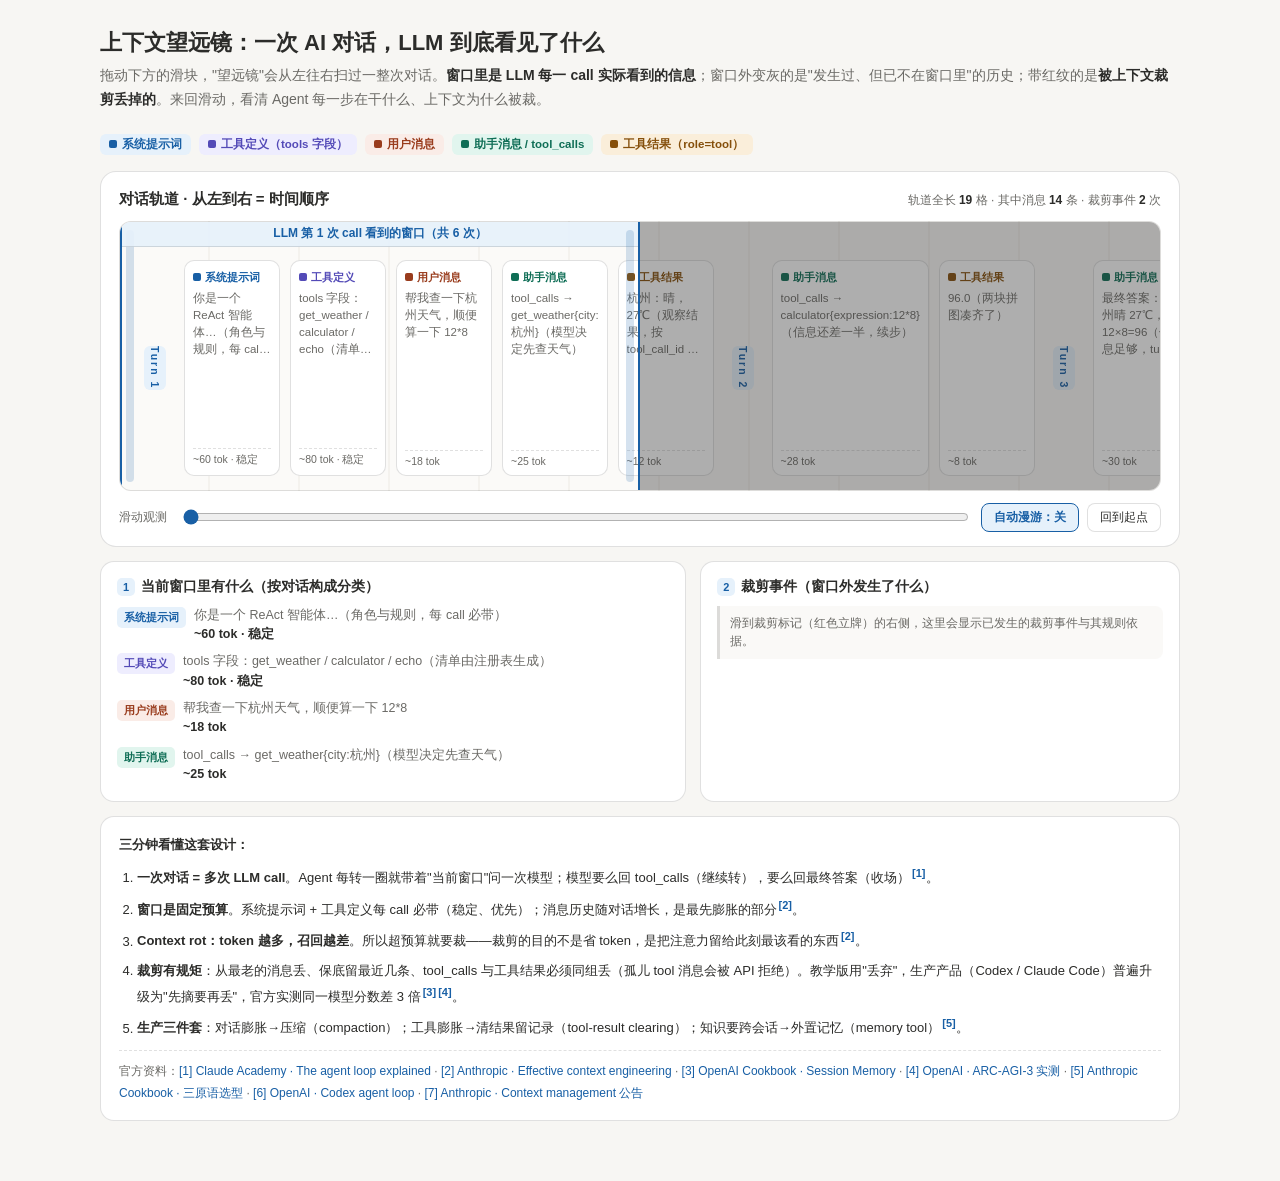
<file: src/main/java/cn/xiaofuge/ai/agent/step17/context-telescope.html>
<!DOCTYPE html>
<html lang="zh-CN">
<head>
<meta charset="UTF-8">
<meta name="viewport" content="width=device-width, initial-scale=1.0">
<title>上下文望远镜 · 看 Agent 与 LLM 对话的每一格</title>
<style>
:root{
  --sys:#185FA5;--sysbg:#E6F1FB;
  --tool:#534AB7;--toolbg:#EEEDFE;
  --asst:#0F6E56;--asstbg:#E1F5EE;
  --obs:#854F0B;--obsbg:#FAEEDA;
  --user:#993C1D;--userbg:#FAECE7;
  --cut:#A32D2D;--cutbg:#FCEBEB;
  --ink:#2C2C2A;--mut:#6B6A66;--line:rgba(0,0,0,.12);
}
*{margin:0;padding:0;box-sizing:border-box}
body{font-family:-apple-system,"PingFang SC","Microsoft YaHei",sans-serif;background:#F7F6F3;color:var(--ink);padding:28px 20px 60px}
.wrap{max-width:1080px;margin:0 auto}
h1{font-size:22px;font-weight:600;margin-bottom:6px}
.sub{font-size:14px;color:var(--mut);margin-bottom:22px;line-height:1.7}
.sub b{color:var(--ink)}

/* ---------- 舞台：望远镜窗口 ---------- */
.stage{background:#fff;border:1px solid var(--line);border-radius:16px;padding:18px 18px 14px;margin-bottom:14px}
.stage-head{display:flex;justify-content:space-between;align-items:baseline;margin-bottom:12px;flex-wrap:wrap;gap:8px}
.stage-head .t{font-size:15px;font-weight:600}
.stage-head .stat{font-size:12px;color:var(--mut)}
.stage-head .stat b{color:var(--ink)}
.lens-wrap{position:relative;height:270px;border-radius:12px;overflow:hidden;background:
  repeating-linear-gradient(90deg,#FBFAF8 0 88px,#F4F2EE 88px 90px);
  border:1px solid var(--line)}
.lens{position:absolute;top:0;bottom:0;width:520px;left:0;pointer-events:none;
  box-shadow:0 0 0 9999px rgba(44,44,42,.38);
  border-left:2px solid var(--sys);border-right:2px solid var(--sys)}
.lens::before,.lens::after{content:"";position:absolute;top:8px;bottom:8px;width:8px;border-radius:6px;background:var(--sys);opacity:.18}
.lens::before{left:4px}.lens::after{right:4px}
.lens .cap{position:absolute;top:-1px;left:0;right:0;height:26px;display:flex;align-items:center;justify-content:center;
  font-size:12px;color:var(--sys);background:rgba(230,241,251,.92);border-bottom:1px solid var(--line);font-weight:600}
.track{position:absolute;top:0;bottom:0;left:0;display:flex;align-items:stretch;gap:10px;padding:38px 16px 14px;transition:none}
.cell{flex:0 0 96px;border-radius:10px;border:1px solid var(--line);background:#fff;padding:9px 8px 8px;display:flex;flex-direction:column;gap:5px;position:relative}
.cell .role{font-size:11px;font-weight:600;display:flex;align-items:center;gap:4px}
.cell .role i{width:8px;height:8px;border-radius:2px;display:inline-block}
.cell .txt{font-size:11.5px;line-height:1.5;color:var(--mut);display:-webkit-box;-webkit-line-clamp:4;-webkit-box-orient:vertical;overflow:hidden}
.cell .tk{margin-top:auto;font-size:10.5px;color:var(--mut);border-top:1px dashed var(--line);padding-top:4px}
.cell.dim{opacity:.28;filter:grayscale(.6)}
.cell.gone{opacity:.16;filter:grayscale(1);background:repeating-linear-gradient(45deg,#fff 0 6px,#FCEBEB 6px 12px)}
.cell.gone .txt{text-decoration:line-through}
.cell.gone::after{content:"已裁剪";position:absolute;top:6px;right:6px;font-size:10px;color:var(--cut);font-weight:600;background:var(--cutbg);border-radius:4px;padding:1px 4px}
.cell.turnmark{flex:0 0 34px;background:transparent;border:none;display:flex;align-items:center;justify-content:center}
.cell.turnmark .v{width:22px;height:44px;border-radius:6px;background:var(--sysbg);display:flex;align-items:center;justify-content:center;writing-mode:vertical-lr;font-size:10.5px;color:var(--sys);font-weight:600;letter-spacing:2px}

/* ---------- 滑块 ---------- */
.slider-row{display:flex;align-items:center;gap:12px;margin-top:12px}
.slider-row .lbl{font-size:12px;color:var(--mut);flex:0 0 auto;width:52px}
input[type=range]{flex:1;accent-color:var(--sys)}
.btns{display:flex;gap:8px}
.btns button{border:1px solid var(--line);background:#fff;border-radius:8px;padding:5px 12px;font-size:12px;cursor:pointer;color:var(--ink)}
.btns button:hover{border-color:var(--sys);color:var(--sys)}
.btns button.on{background:var(--sysbg);border-color:var(--sys);color:var(--sys);font-weight:600}

/* ---------- 信息面板 ---------- */
.panel{display:grid;grid-template-columns:1.1fr .9fr;gap:14px;margin-bottom:14px}
@media(max-width:820px){.panel{grid-template-columns:1fr}}
.card{background:#fff;border:1px solid var(--line);border-radius:14px;padding:16px}
.card h3{font-size:13.5px;font-weight:600;margin-bottom:10px;display:flex;align-items:center;gap:6px}
.card h3 .n{width:18px;height:18px;border-radius:5px;background:var(--sysbg);color:var(--sys);font-size:11px;display:inline-flex;align-items:center;justify-content:center}
.cur{display:flex;flex-direction:column;gap:8px}
.cur .row{display:flex;gap:8px;align-items:flex-start;font-size:12.5px;line-height:1.55}
.cur .tag{flex:0 0 auto;font-size:11px;font-weight:600;border-radius:5px;padding:2px 7px;margin-top:1px}
.cur .body{color:var(--mut)}
.cur .body b{color:var(--ink)}
.trims{display:flex;flex-direction:column;gap:8px}
.trim{border-left:3px solid var(--cut);background:var(--cutbg);border-radius:0 8px 8px 0;padding:8px 10px;font-size:12px;line-height:1.55}
.trim b{color:var(--cut)}
.trim .why{color:var(--mut);display:block;margin-top:2px;font-size:11.5px}
.trim.none{border-left-color:var(--line);background:#FAF9F7;color:var(--mut)}
.legend{display:flex;flex-wrap:wrap;gap:8px;margin-bottom:16px}
.legend span{font-size:11.5px;border-radius:6px;padding:3px 9px;font-weight:600;display:inline-flex;align-items:center;gap:5px}
.legend i{width:8px;height:8px;border-radius:2px}
.sup{font-size:11px;color:var(--sys);cursor:pointer;text-decoration:none;font-weight:600;vertical-align:super;margin-left:2px}
.sup:hover{text-decoration:underline}
.note{background:#fff;border:1px solid var(--line);border-radius:14px;padding:16px 18px;font-size:13px;line-height:1.8}
.note b{font-weight:600}
.note ol{margin:8px 0 0 18px}
.note li{margin-bottom:6px}
.refs{margin-top:10px;padding-top:10px;border-top:1px dashed var(--line);font-size:12px;color:var(--mut)}
.refs a{color:var(--sys);text-decoration:none}
.refs a:hover{text-decoration:underline}
</style>
</head>
<body>
<div class="wrap">
  <h1>上下文望远镜：一次 AI 对话，LLM 到底看见了什么</h1>
  <p class="sub">拖动下方的滑块，"望远镜"会从左往右扫过一整次对话。<b>窗口里是 LLM 每一 call 实际看到的信息</b>；窗口外变灰的是"发生过、但已不在窗口里"的历史；带红纹的是<b>被上下文裁剪丢掉的</b>。来回滑动，看清 Agent 每一步在干什么、上下文为什么被裁。</p>

  <div class="legend">
    <span style="background:var(--sysbg);color:var(--sys)"><i style="background:var(--sys)"></i>系统提示词</span>
    <span style="background:var(--toolbg);color:var(--tool)"><i style="background:var(--tool)"></i>工具定义（tools 字段）</span>
    <span style="background:var(--userbg);color:var(--user)"><i style="background:var(--user)"></i>用户消息</span>
    <span style="background:var(--asstbg);color:var(--asst)"><i style="background:var(--asst)"></i>助手消息 / tool_calls</span>
    <span style="background:var(--obsbg);color:var(--obs)"><i style="background:var(--obs)"></i>工具结果（role=tool）</span>
  </div>

  <div class="stage">
    <div class="stage-head">
      <div class="t">对话轨道 · 从左到右 = 时间顺序</div>
      <div class="stat" id="stat"></div>
    </div>
    <div class="lens-wrap" id="lensWrap">
      <div class="track" id="track"></div>
      <div class="lens" id="lens"><div class="cap" id="lensCap">LLM 第 1 次 call 看到的窗口</div></div>
    </div>
    <div class="slider-row">
      <span class="lbl">滑动观测</span>
      <input type="range" id="slider" min="0" max="100" value="0" step="0.1">
      <div class="btns">
        <button id="btnLoop" class="on">自动漫游：关</button>
        <button id="btnReset">回到起点</button>
      </div>
    </div>
  </div>

  <div class="panel">
    <div class="card">
      <h3><span class="n">1</span>当前窗口里有什么（按对话构成分类）</h3>
      <div class="cur" id="cur"></div>
    </div>
    <div class="card">
      <h3><span class="n">2</span>裁剪事件（窗口外发生了什么）</h3>
      <div class="trims" id="trims"></div>
    </div>
  </div>

  <div class="note">
    <b>三分钟看懂这套设计：</b>
    <ol>
      <li><b>一次对话 = 多次 LLM call</b>。Agent 每转一圈就带着"当前窗口"问一次模型；模型要么回 tool_calls（继续转），要么回最终答案（收场）<a class="sup" href="https://academy.claude.com/courses/claude-platform-101/the-agent-loop-explained" target="_blank" title="Anthropic 官方课程：The agent loop explained——while True 循环的四拍心跳">[1]</a>。</li>
      <li><b>窗口是固定预算</b>。系统提示词 + 工具定义每 call 必带（稳定、优先）；消息历史随对话增长，是最先膨胀的部分<a class="sup" href="https://www.anthropic.com/engineering/effective-context-engineering-for-ai-agents" target="_blank" title="Anthropic：Effective context engineering for AI agents——context rot 理论与'最小高信号 token 集合'原则">[2]</a>。</li>
      <li><b>Context rot：token 越多，召回越差</b>。所以超预算就要裁——裁剪的目的不是省 token，是把注意力留给此刻最该看的东西<a class="sup" href="https://www.anthropic.com/engineering/effective-context-engineering-for-ai-agents" target="_blank" title="Anthropic：上下文是边际收益递减的有限资源">[2]</a>。</li>
      <li><b>裁剪有规矩</b>：从最老的消息丢、保底留最近几条、tool_calls 与工具结果必须同组丢（孤儿 tool 消息会被 API 拒绝）。教学版用"丢弃"，生产产品（Codex / Claude Code）普遍升级为"先摘要再丢"，官方实测同一模型分数差 3 倍<a class="sup" href="https://developers.openai.com/cookbook/examples/agents_sdk/session_memory" target="_blank" title="OpenAI Cookbook：Session Memory——trimming vs summarization 优缺点与选型约束">[3]</a><a class="sup" href="https://openai.com/index/how-two-settings-tripled-our-arc-agi-3-scores/" target="_blank" title="OpenAI：ARC-AGI-3 实测——rolling truncation 换 compaction 后分数 3 倍、输出 token 少 6 倍">[4]</a>。</li>
      <li><b>生产三件套</b>：对话膨胀→压缩（compaction）；工具膨胀→清结果留记录（tool-result clearing）；知识要跨会话→外置记忆（memory tool）<a class="sup" href="https://platform.claude.com/cookbook/tool-use-context-engineering-context-engineering-tools" target="_blank" title="Anthropic Cookbook：三种原语的选型框架与可运行代码">[5]</a>。</li>
    </ol>
    <div class="refs">
      官方资料：<a href="https://academy.claude.com/courses/claude-platform-101/the-agent-loop-explained" target="_blank">[1] Claude Academy · The agent loop explained</a> ·
      <a href="https://www.anthropic.com/engineering/effective-context-engineering-for-ai-agents" target="_blank">[2] Anthropic · Effective context engineering</a> ·
      <a href="https://developers.openai.com/cookbook/examples/agents_sdk/session_memory" target="_blank">[3] OpenAI Cookbook · Session Memory</a> ·
      <a href="https://openai.com/index/how-two-settings-tripled-our-arc-agi-3-scores/" target="_blank">[4] OpenAI · ARC-AGI-3 实测</a> ·
      <a href="https://platform.claude.com/cookbook/tool-use-context-engineering-context-engineering-tools" target="_blank">[5] Anthropic Cookbook · 三原语选型</a> ·
      <a href="https://openai.com/index/unrolling-the-codex-agent-loop/" target="_blank">[6] OpenAI · Codex agent loop</a> ·
      <a href="https://www.anthropic.com/news/context-management" target="_blank">[7] Anthropic · Context management 公告</a>
    </div>
  </div>
</div>

<script>
const C = {
  sys:{name:"系统提示词",bg:"var(--sysbg)",fg:"var(--sys)"},
  tooldef:{name:"工具定义",bg:"var(--toolbg)",fg:"var(--tool)"},
  user:{name:"用户消息",bg:"var(--userbg)",fg:"var(--user)"},
  asst:{name:"助手消息",bg:"var(--asstbg)",fg:"var(--asst)"},
  tool:{name:"工具结果",bg:"var(--obsbg)",fg:"var(--obs)"}
};
const script = [
  {turn:1},
  {kind:"sys", brief:"你是一个 ReAct 智能体…（角色与规则，每 call 必带）", tk:"~60 tok · 稳定"},
  {kind:"tooldef", brief:"tools 字段：get_weather / calculator / echo（清单由注册表生成）", tk:"~80 tok · 稳定"},
  {kind:"user", brief:"帮我查一下杭州天气，顺便算一下 12*8", tk:"~18 tok"},
  {kind:"asst", brief:"tool_calls → get_weather{city:杭州}（模型决定先查天气）", tk:"~25 tok"},
  {kind:"tool", brief:"杭州：晴，27℃（观察结果，按 tool_call_id 回填）", tk:"~12 tok"},
  {turn:2},
  {kind:"asst", brief:"tool_calls → calculator{expression:12*8}（信息还差一半，续步）", tk:"~28 tok"},
  {kind:"tool", brief:"96.0（两块拼图凑齐了）", tk:"~8 tok"},
  {turn:3},
  {kind:"asst", brief:"最终答案：杭州晴 27℃，12×8=96（信息足够，turn 收场）", tk:"~30 tok"},
  {trim:"裁剪①", dropped:"第 1 turn 的 6 条旧消息", why:"会话历史超出 BUDGET_TOKENS 预算，从最老的消息开始丢；tool_calls 与工具结果按'配对'整组丢弃，不留孤儿 tool 消息", sup:3},
  {kind:"user", brief:"（新的一轮）那上海呢？", tk:"~10 tok"},
  {kind:"asst", brief:"tool_calls → get_weather{city:上海}", tk:"~24 tok"},
  {kind:"tool", brief:"上海：多云，28℃", tk:"~10 tok"},
  {kind:"asst", brief:"最终答案：上海多云 28℃", tk:"~18 tok"},
  {trim:"裁剪②", dropped:"天气工具的旧结果", why:"生产做法更精细：删'陈旧可重取'的工具结果，但保留调用记录（tool-result clearing），协议不被破坏", sup:5},
  {kind:"user", brief:"（又一轮）帮我写一段关于春天的短文", tk:"~14 tok"},
  {kind:"asst", brief:"无需工具，直接给出短文（有的圈一步就走完）", tk:"~220 tok"}
];
const LLM_CALLS = 6;
const track = document.getElementById("track");
const lens = document.getElementById("lens");
const lensCap = document.getElementById("lensCap");
const slider = document.getElementById("slider");
const statEl = document.getElementById("stat");
const curEl = document.getElementById("cur");
const trimsEl = document.getElementById("trims");

script.forEach((item, idx) => {
  if (item.turn) {
    const d = document.createElement("div");
    d.className = "cell turnmark";
    d.innerHTML = `<div class="v">Turn ${item.turn}</div>`;
    track.appendChild(d);
    return;
  }
  if (item.trim) {
    const d = document.createElement("div");
    d.className = "cell turnmark";
    d.innerHTML = `<div class="v" style="background:var(--cutbg);color:var(--cut)">${item.trim}</div>`;
    d.dataset.trim = idx;
    track.appendChild(d);
    return;
  }
  const c = C[item.kind];
  const d = document.createElement("div");
  d.className = "cell";
  d.dataset.msg = idx;
  d.innerHTML = `<div class="role"><i style="background:${c.fg}"></i><span style="color:${c.fg}">${c.name}</span></div>
    <div class="txt">${item.brief}</div><div class="tk">${item.tk}</div>`;
  track.appendChild(d);
});
const cells = [...track.children];
const LENS_W = 520;

function callIndexAt(pos) {
  let n = 0;
  for (const c of cells) {
    const l = c.offsetLeft, r = l + c.offsetWidth;
    if (r <= pos + 60 && !c.classList.contains("turnmark")) n++;
    if (l > pos + LENS_W) break;
  }
  return Math.max(1, n);
}

function render() {
  const max = slider.max - 0;
  const p = slider.value - 0;
  const scrollMax = track.scrollWidth - LENS_W;
  const pos = (p / 100) * Math.max(scrollMax, 1);
  lens.style.left = pos + "px";
  const n = callIndexAt(pos);
  lensCap.textContent = `LLM 第 ${n} 次 call 看到的窗口（共 ${LLM_CALLS} 次）`;
  statEl.innerHTML = `轨道全长 <b>${cells.length}</b> 格 · 其中消息 <b>${cells.filter(c=>c.dataset.msg).length}</b> 条 · 裁剪事件 <b>${script.filter(s=>s.trim).length}</b> 次`;

  const inLens = [], outLens = [];
  cells.forEach(c => {
    if (!c.dataset.msg) return;
    const idx = +c.dataset.msg;
    const l = c.offsetLeft + c.offsetWidth/2;
    const inside = l >= pos && l <= pos + LENS_W;
    const before = l < pos;
    c.classList.toggle("dim", before && !inside);
    c.classList.toggle("gone", false);
    if (inside) inLens.push(idx); else if (before) outLens.push(idx);
  });
  script.forEach((item, idx) => {
    if (!item.trim) return;
    const c = cells[idx];
    const l = c.offsetLeft + c.offsetWidth/2;
    if (l < pos) cells.slice(idx+1).forEach(x => {
      if (x.dataset.msg !== undefined && !x.classList.contains("gone") && +x.dataset.msg < idx + 6 && x.offsetLeft < l + 40) return;
    });
  });

  curEl.innerHTML = inLens.length ? inLens.map(i => {
    const s = script[i], c = C[s.kind];
    return `<div class="row"><span class="tag" style="background:${c.bg};color:${c.fg}">${c.name}</span><span class="body">${s.brief}<br><b>${s.tk}</b></span></div>`;
  }).join("") : `<div class="row"><span class="body">移动滑块，让望远镜罩住几格消息…</span></div>`;

  const seen = {};
  script.forEach((item, idx) => {
    if (!item.trim) return;
    const c = cells[idx];
    const l = c.offsetLeft + c.offsetWidth/2;
    if (l <= pos) { seen[item.trim] = item; }
  });
  const keys = Object.keys(seen);
  const html = keys.length ? keys.map(k => {
    const t = seen[k];
    const ref = t.sup ? `<a class="sup" href="${[
      "https://academy.claude.com/courses/claude-platform-101/the-agent-loop-explained",
      "https://www.anthropic.com/engineering/effective-context-engineering-for-ai-agents",
      "https://developers.openai.com/cookbook/examples/agents_sdk/session_memory",
      "https://openai.com/index/how-two-settings-tripled-our-arc-agi-3-scores/",
      "https://platform.claude.com/cookbook/tool-use-context-engineering-context-engineering-tools"
    ][t.sup-1]}" target="_blank" title="点击查看官方出处">[${t.sup}]</a>` : "";
    return `<div class="trim"><b>${t.trim}</b>：${t.dropped}${ref}<span class="why">${t.why}</span></div>`;
  }).join("") : `<div class="trim none">滑到裁剪标记（红色立牌）的右侧，这里会显示已发生的裁剪事件与其规则依据。</div>`;
  trimsEl.innerHTML = html;
}

slider.addEventListener("input", render);
window.addEventListener("resize", render);
document.getElementById("btnReset").onclick = () => { slider.value = 0; stopLoop(); render(); };
let loopId = null;
const btnLoop = document.getElementById("btnLoop");
function stopLoop(){ if(loopId){clearInterval(loopId);loopId=null;btnLoop.textContent="自动漫游：关";btnLoop.classList.add("on");} }
btnLoop.onclick = () => {
  if (loopId) { stopLoop(); return; }
  btnLoop.textContent = "自动漫游：开"; btnLoop.classList.remove("on");
  let dir = 1;
  loopId = setInterval(() => {
    let v = slider.value - 0;
    v += dir * 0.6;
    if (v >= 100) { v = 100; dir = -1; }
    if (v <= 0) { v = 0; dir = 1; }
    slider.value = v; render();
  }, 30);
};
render();
</script>
</body>
</html>
</file>
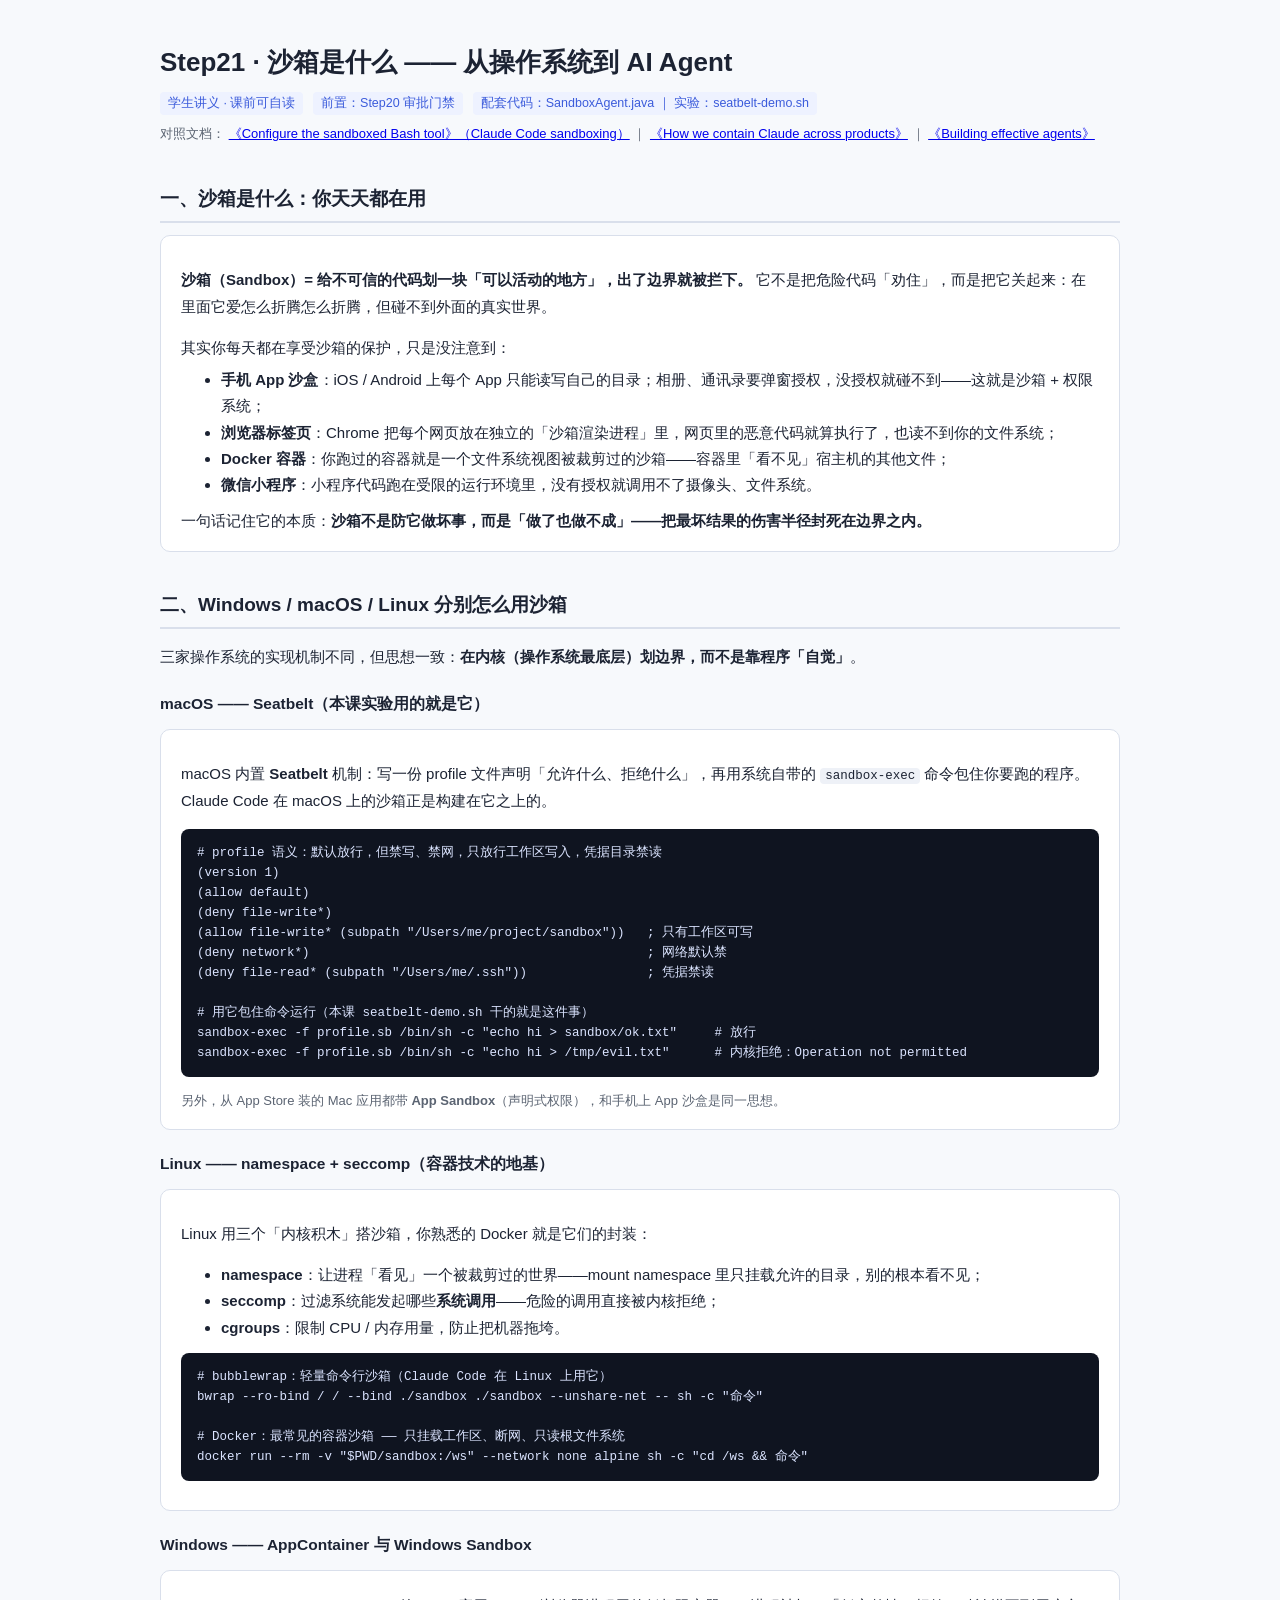
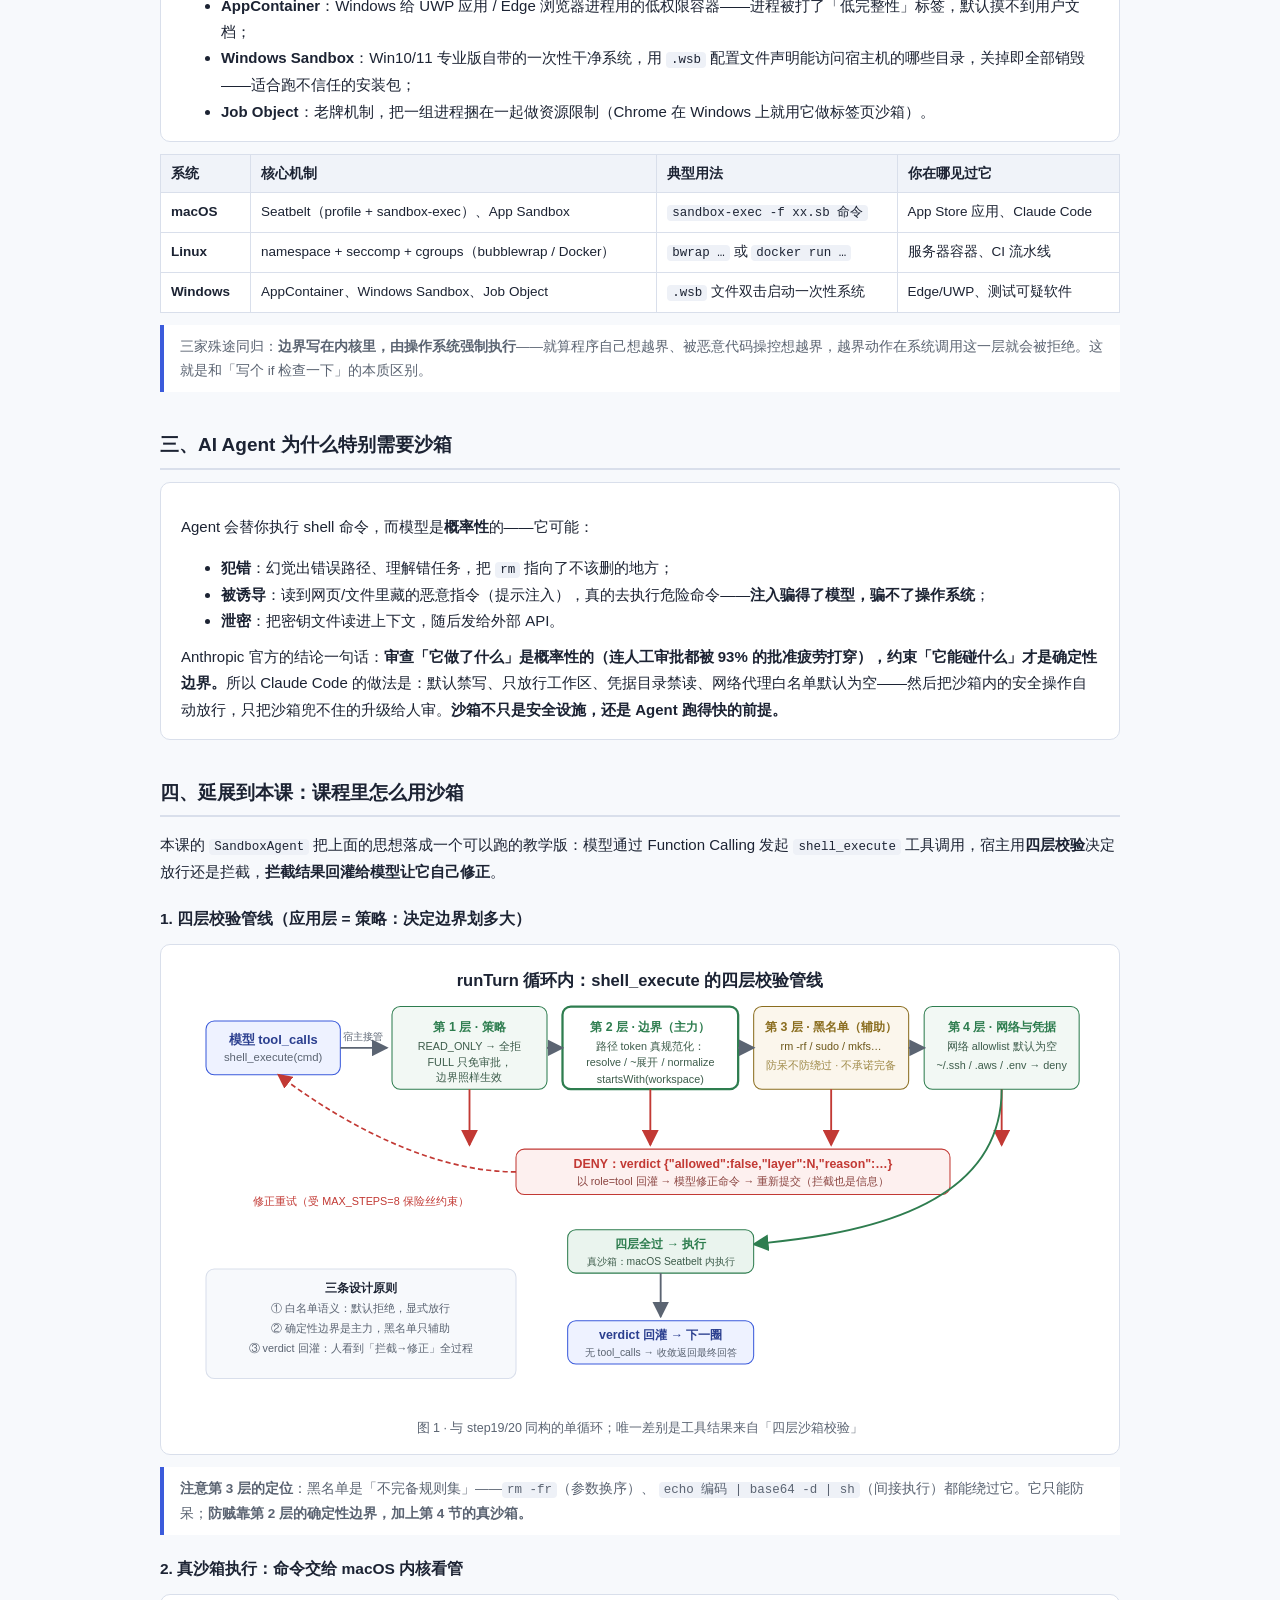
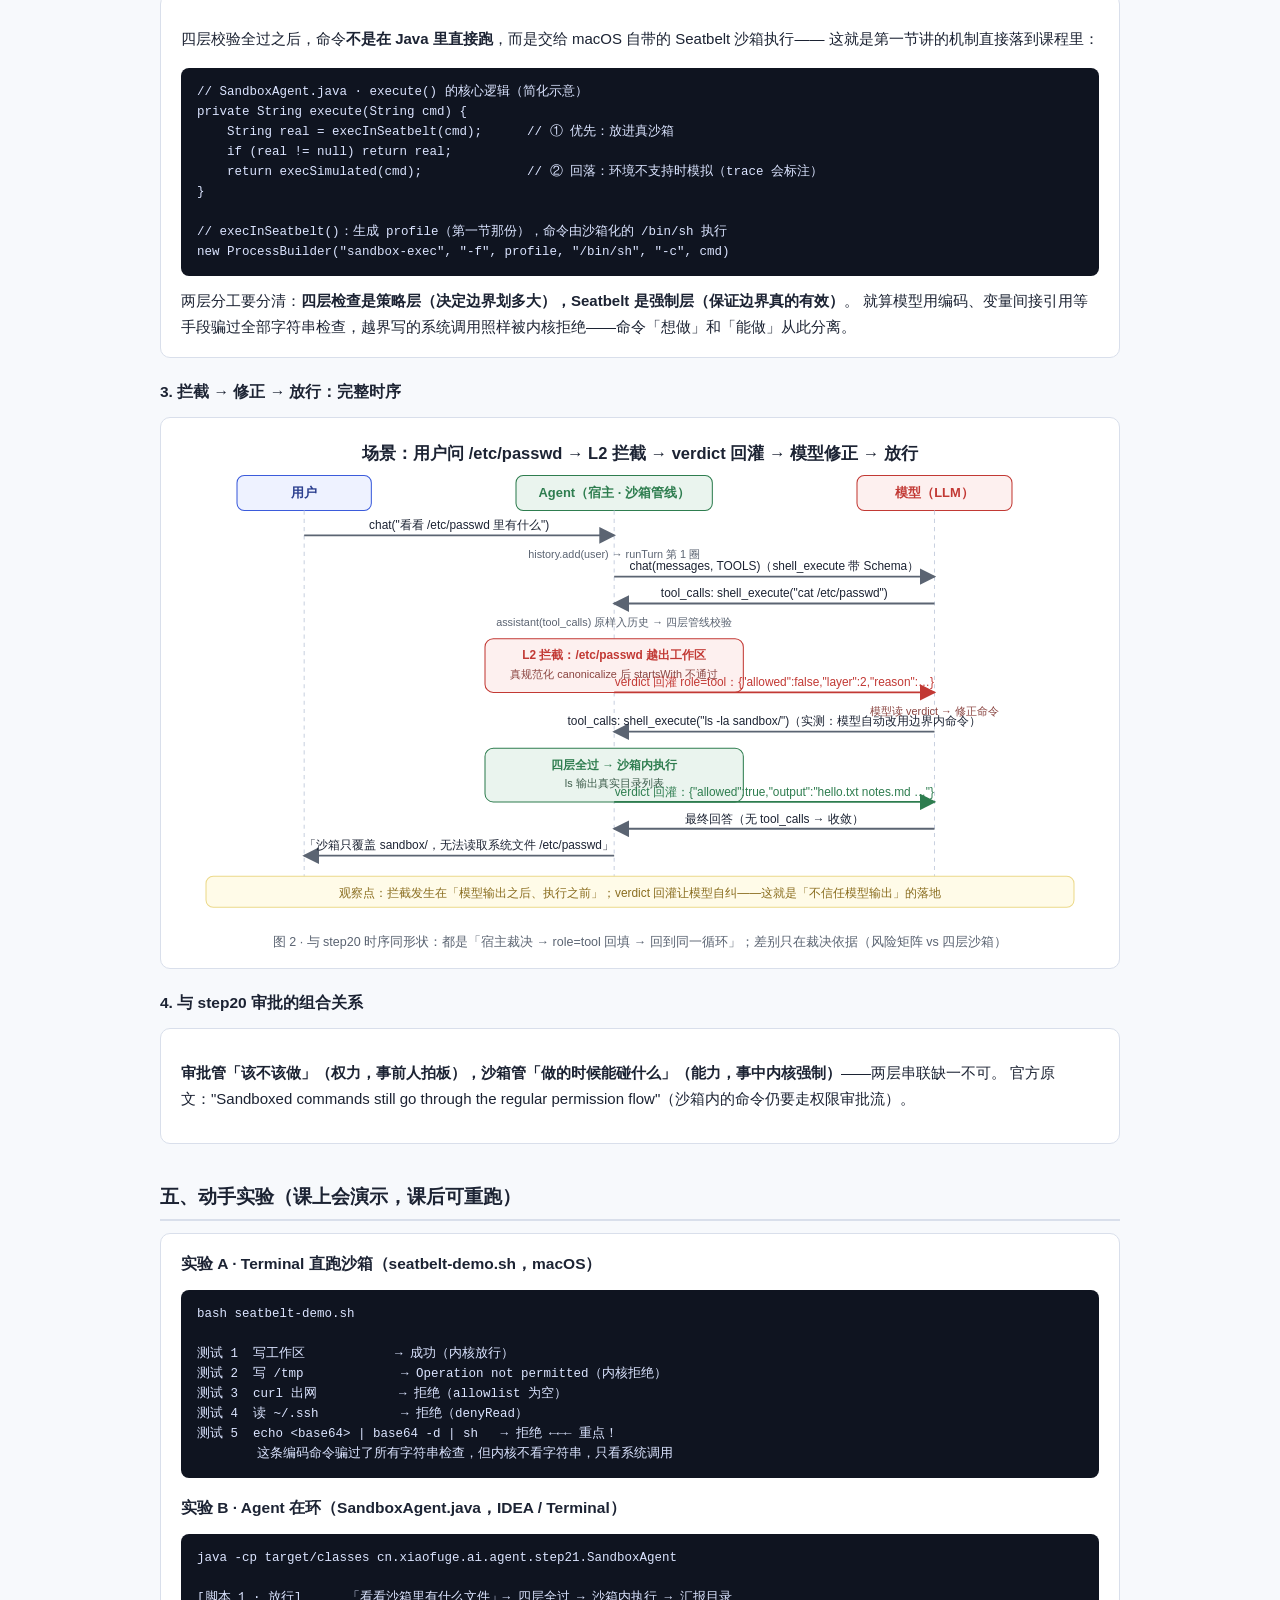
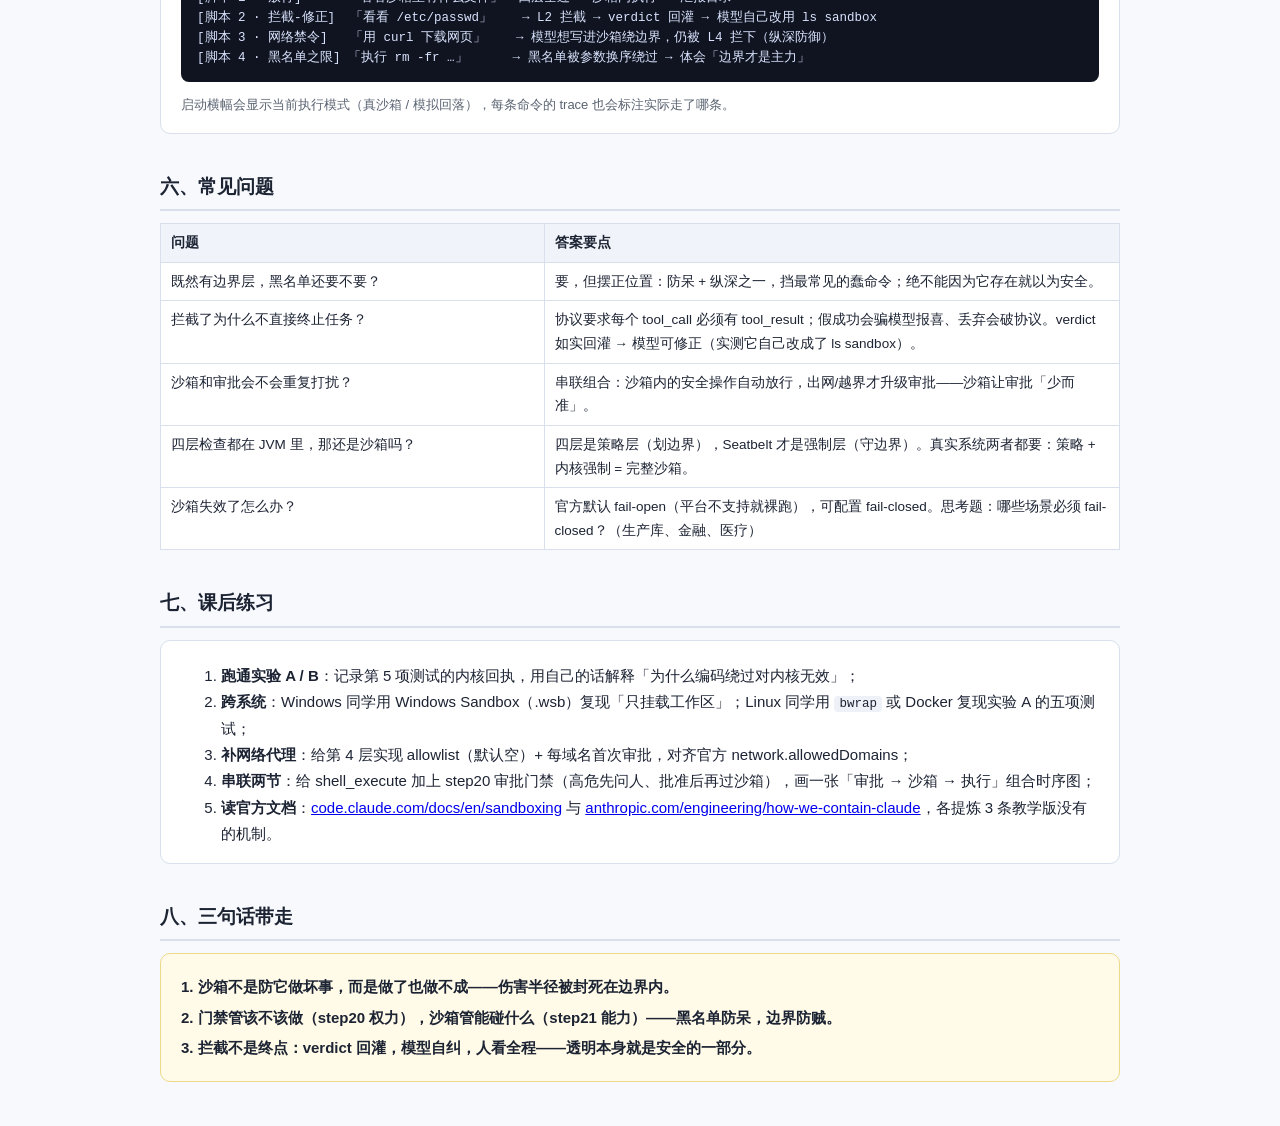
<file: src/main/java/cn/xiaofuge/ai/agent/step21/SandboxAgent-教案.html>
<!DOCTYPE html>
<html lang="zh-CN">
<head>
<meta charset="UTF-8">
<title>Step21 · 沙箱是什么 —— 从操作系统到 AI Agent · 学生讲义</title>
<style>
  :root { --ink:#1c2333; --sub:#5b6472; --line:#d9dfeb; --bg:#f7f9fc; --card:#ffffff;
          --blue:#3b5bdb; --green:#2e7d4f; --red:#c23934; --amber:#8a6d1f; }
  * { box-sizing:border-box; }
  body { margin:0; padding:40px 6vw; background:var(--bg); color:var(--ink);
         font:15px/1.75 -apple-system,'PingFang SC','Microsoft YaHei',sans-serif; }
  .wrap { max-width:960px; margin:0 auto; }
  h1 { font-size:26px; margin:0 0 6px; }
  h2 { font-size:19px; margin:36px 0 12px; padding-bottom:6px; border-bottom:2px solid var(--line); }
  h3 { font-size:15.5px; margin:20px 0 8px; }
  .meta { color:var(--sub); font-size:13px; margin-bottom:8px; }
  .badge { display:inline-block; background:#eef2ff; color:var(--blue); border-radius:4px;
           padding:1px 8px; margin-right:6px; font-size:12.5px; }
  table { width:100%; border-collapse:collapse; background:var(--card); margin:10px 0 4px; font-size:13.5px; }
  th,td { border:1px solid var(--line); padding:7px 10px; text-align:left; vertical-align:top; }
  th { background:#f0f3f9; font-weight:600; }
  .card { background:var(--card); border:1px solid var(--line); border-radius:10px; padding:16px 20px; margin:12px 0; }
  .quote { border-left:4px solid var(--blue); background:var(--card); padding:10px 16px; margin:12px 0; color:var(--sub); font-size:13.5px; }
  .key { background:#fffbe8; border:1px solid #ecd98a; }
  pre { background:#0f1420; color:#dbe4ff; padding:14px 16px; border-radius:8px; overflow-x:auto; font-size:12.5px; line-height:1.6; }
  code { background:#eef1f7; border-radius:4px; padding:1px 5px; font-size:12.5px; font-family:'SF Mono',Menlo,monospace; }
  pre code { background:none; padding:0; }
  .svgbox { background:var(--card); border:1px solid var(--line); border-radius:10px; padding:14px; margin:12px 0; }
  .cap { text-align:center; color:var(--sub); font-size:12.5px; margin-top:6px; }
  .two { display:grid; grid-template-columns:1fr 1fr; gap:12px; }
  @media print { body { background:#fff; padding:16px; } .card,.svgbox { break-inside:avoid; } }
</style>
</head>
<body><div class="wrap">

<h1>Step21 · 沙箱是什么 —— 从操作系统到 AI Agent</h1>
<div class="meta">
  <span class="badge">学生讲义 · 课前可自读</span>
  <span class="badge">前置：Step20 审批门禁</span>
  <span class="badge">配套代码：SandboxAgent.java ｜ 实验：seatbelt-demo.sh</span>
</div>
<div class="meta">对照文档：
  <a href="https://code.claude.com/docs/en/sandboxing" target="_blank">《Configure the sandboxed Bash tool》（Claude Code sandboxing）</a> ｜
  <a href="https://www.anthropic.com/engineering/how-we-contain-claude" target="_blank">《How we contain Claude across products》</a> ｜
  <a href="https://www.anthropic.com/engineering/building-effective-agents" target="_blank">《Building effective agents》</a>
</div>

<h2>一、沙箱是什么：你天天都在用</h2>
<div class="card">
<p><b>沙箱（Sandbox）= 给不可信的代码划一块「可以活动的地方」，出了边界就被拦下。</b>
它不是把危险代码「劝住」，而是把它关起来：在里面它爱怎么折腾怎么折腾，但碰不到外面的真实世界。</p>
<p style="margin:10px 0 0">其实你每天都在享受沙箱的保护，只是没注意到：</p>
<ul style="margin:6px 0 0">
  <li><b>手机 App 沙盒</b>：iOS / Android 上每个 App 只能读写自己的目录；相册、通讯录要弹窗授权，没授权就碰不到——这就是沙箱 + 权限系统；</li>
  <li><b>浏览器标签页</b>：Chrome 把每个网页放在独立的「沙箱渲染进程」里，网页里的恶意代码就算执行了，也读不到你的文件系统；</li>
  <li><b>Docker 容器</b>：你跑过的容器就是一个文件系统视图被裁剪过的沙箱——容器里「看不见」宿主机的其他文件；</li>
  <li><b>微信小程序</b>：小程序代码跑在受限的运行环境里，没有授权就调用不了摄像头、文件系统。</li>
</ul>
<p style="margin:10px 0 0">一句话记住它的本质：<b>沙箱不是防它做坏事，而是「做了也做不成」——把最坏结果的伤害半径封死在边界之内。</b></p>
</div>

<h2>二、Windows / macOS / Linux 分别怎么用沙箱</h2>
<p>三家操作系统的实现机制不同，但思想一致：<b>在内核（操作系统最底层）划边界，而不是靠程序「自觉」</b>。</p>

<h3>macOS —— Seatbelt（本课实验用的就是它）</h3>
<div class="card">
<p>macOS 内置 <b>Seatbelt</b> 机制：写一份 profile 文件声明「允许什么、拒绝什么」，再用系统自带的
<code>sandbox-exec</code> 命令包住你要跑的程序。Claude Code 在 macOS 上的沙箱正是构建在它之上的。</p>
<pre><code># profile 语义：默认放行，但禁写、禁网，只放行工作区写入，凭据目录禁读
(version 1)
(allow default)
(deny file-write*)
(allow file-write* (subpath "/Users/me/project/sandbox"))   ; 只有工作区可写
(deny network*)                                             ; 网络默认禁
(deny file-read* (subpath "/Users/me/.ssh"))                ; 凭据禁读

# 用它包住命令运行（本课 seatbelt-demo.sh 干的就是这件事）
sandbox-exec -f profile.sb /bin/sh -c "echo hi > sandbox/ok.txt"     # 放行
sandbox-exec -f profile.sb /bin/sh -c "echo hi > /tmp/evil.txt"      # 内核拒绝：Operation not permitted</code></pre>
<p style="margin:8px 0 0;color:var(--sub);font-size:13px">另外，从 App Store 装的 Mac 应用都带 <b>App Sandbox</b>（声明式权限），和手机上 App 沙盒是同一思想。</p>
</div>

<h3>Linux —— namespace + seccomp（容器技术的地基）</h3>
<div class="card">
<p>Linux 用三个「内核积木」搭沙箱，你熟悉的 Docker 就是它们的封装：</p>
<ul style="margin:6px 0 0">
  <li><b>namespace</b>：让进程「看见」一个被裁剪过的世界——mount namespace 里只挂载允许的目录，别的根本看不见；</li>
  <li><b>seccomp</b>：过滤系统能发起哪些<b>系统调用</b>——危险的调用直接被内核拒绝；</li>
  <li><b>cgroups</b>：限制 CPU / 内存用量，防止把机器拖垮。</li>
</ul>
<pre><code># bubblewrap：轻量命令行沙箱（Claude Code 在 Linux 上用它）
bwrap --ro-bind / / --bind ./sandbox ./sandbox --unshare-net -- sh -c "命令"

# Docker：最常见的容器沙箱 —— 只挂载工作区、断网、只读根文件系统
docker run --rm -v "$PWD/sandbox:/ws" --network none alpine sh -c "cd /ws && 命令"</code></pre>
</div>

<h3>Windows —— AppContainer 与 Windows Sandbox</h3>
<div class="card">
<ul style="margin:6px 0 0">
  <li><b>AppContainer</b>：Windows 给 UWP 应用 / Edge 浏览器进程用的低权限容器——进程被打了「低完整性」标签，默认摸不到用户文档；</li>
  <li><b>Windows Sandbox</b>：Win10/11 专业版自带的一次性干净系统，用 <code>.wsb</code> 配置文件声明能访问宿主机的哪些目录，关掉即全部销毁——适合跑不信任的安装包；</li>
  <li><b>Job Object</b>：老牌机制，把一组进程捆在一起做资源限制（Chrome 在 Windows 上就用它做标签页沙箱）。</li>
</ul>
</div>

<table>
  <tr><th style="width:90px">系统</th><th>核心机制</th><th>典型用法</th><th>你在哪见过它</th></tr>
  <tr><td><b>macOS</b></td><td>Seatbelt（profile + sandbox-exec）、App Sandbox</td><td><code>sandbox-exec -f xx.sb 命令</code></td><td>App Store 应用、Claude Code</td></tr>
  <tr><td><b>Linux</b></td><td>namespace + seccomp + cgroups（bubblewrap / Docker）</td><td><code>bwrap …</code> 或 <code>docker run …</code></td><td>服务器容器、CI 流水线</td></tr>
  <tr><td><b>Windows</b></td><td>AppContainer、Windows Sandbox、Job Object</td><td><code>.wsb</code> 文件双击启动一次性系统</td><td>Edge/UWP、测试可疑软件</td></tr>
</table>
<div class="quote">三家殊途同归：<b>边界写在内核里，由操作系统强制执行</b>——就算程序自己想越界、被恶意代码操控想越界，越界动作在系统调用这一层就会被拒绝。这就是和「写个 if 检查一下」的本质区别。</div>

<h2>三、AI Agent 为什么特别需要沙箱</h2>
<div class="card">
<p>Agent 会替你执行 shell 命令，而模型是<b>概率性</b>的——它可能：</p>
<ul style="margin:6px 0 0">
  <li><b>犯错</b>：幻觉出错误路径、理解错任务，把 <code>rm</code> 指向了不该删的地方；</li>
  <li><b>被诱导</b>：读到网页/文件里藏的恶意指令（提示注入），真的去执行危险命令——<b>注入骗得了模型，骗不了操作系统</b>；</li>
  <li><b>泄密</b>：把密钥文件读进上下文，随后发给外部 API。</li>
</ul>
<p style="margin:10px 0 0">Anthropic 官方的结论一句话：<b>审查「它做了什么」是概率性的（连人工审批都被 93% 的批准疲劳打穿），约束「它能碰什么」才是确定性边界。</b>所以 Claude Code 的做法是：默认禁写、只放行工作区、凭据目录禁读、网络代理白名单默认为空——然后把沙箱内的安全操作自动放行，只把沙箱兜不住的升级给人审。<b>沙箱不只是安全设施，还是 Agent 跑得快的前提。</b></p>
</div>

<h2>四、延展到本课：课程里怎么用沙箱</h2>
<p>本课的 <code>SandboxAgent</code> 把上面的思想落成一个可以跑的教学版：模型通过 Function Calling 发起
<code>shell_execute</code> 工具调用，宿主用<b>四层校验</b>决定放行还是拦截，<b>拦截结果回灌给模型让它自己修正</b>。</p>

<h3>1. 四层校验管线（应用层 = 策略：决定边界划多大）</h3>
<div class="svgbox">
<svg viewBox="0 0 900 430" xmlns="http://www.w3.org/2000/svg" font-family="-apple-system,'PingFang SC',sans-serif">
  <defs>
    <marker id="a1" markerWidth="9" markerHeight="9" refX="8" refY="4.5" orient="auto"><path d="M0,0 L9,4.5 L0,9 Z" fill="#5b6472"/></marker>
    <marker id="a2" markerWidth="9" markerHeight="9" refX="8" refY="4.5" orient="auto"><path d="M0,0 L9,4.5 L0,9 Z" fill="#c23934"/></marker>
    <marker id="a3" markerWidth="9" markerHeight="9" refX="8" refY="4.5" orient="auto"><path d="M0,0 L9,4.5 L0,9 Z" fill="#2e7d4f"/></marker>
  </defs>
  <rect width="900" height="430" fill="#ffffff"/>
  <text x="450" y="26" text-anchor="middle" font-size="16" font-weight="700" fill="#1c2333">runTurn 循环内：shell_execute 的四层校验管线</text>

  <rect x="30" y="60" width="130" height="52" rx="8" fill="#eef2ff" stroke="#3b5bdb"/>
  <text x="95" y="82" text-anchor="middle" font-size="12.5" fill="#2b3f8f" font-weight="600">模型 tool_calls</text>
  <text x="95" y="99" text-anchor="middle" font-size="11" fill="#5b6472">shell_execute(cmd)</text>

  <line x1="160" y1="86" x2="205" y2="86" stroke="#5b6472" stroke-width="1.8" marker-end="url(#a1)"/>
  <text x="182" y="78" text-anchor="middle" font-size="10" fill="#5b6472">宿主接管</text>

  <g font-size="12">
    <rect x="210" y="46" width="150" height="80" rx="8" fill="#f2f8f4" stroke="#2e7d4f"/>
    <text x="285" y="70" text-anchor="middle" font-weight="700" fill="#2e7d4f">第 1 层 · 策略</text>
    <text x="285" y="88" text-anchor="middle" font-size="10.5" fill="#3d5c4b">READ_ONLY → 全拒</text>
    <text x="285" y="104" text-anchor="middle" font-size="10.5" fill="#3d5c4b">FULL 只免审批，</text>
    <text x="285" y="118" text-anchor="middle" font-size="10.5" fill="#3d5c4b">边界照样生效</text>

    <rect x="375" y="46" width="170" height="80" rx="8" fill="#fff" stroke="#2e7d4f" stroke-width="2.2"/>
    <text x="460" y="70" text-anchor="middle" font-weight="700" fill="#2e7d4f">第 2 层 · 边界（主力）</text>
    <text x="460" y="88" text-anchor="middle" font-size="10.5" fill="#3d5c4b">路径 token 真规范化：</text>
    <text x="460" y="104" text-anchor="middle" font-size="10.5" fill="#3d5c4b">resolve / ~展开 / normalize</text>
    <text x="460" y="120" text-anchor="middle" font-size="10.5" fill="#3d5c4b">startsWith(workspace)</text>

    <rect x="560" y="46" width="150" height="80" rx="8" fill="#fbf6ec" stroke="#8a6d1f"/>
    <text x="635" y="70" text-anchor="middle" font-weight="700" fill="#8a6d1f">第 3 层 · 黑名单（辅助）</text>
    <text x="635" y="88" text-anchor="middle" font-size="10.5" fill="#6b5618">rm -rf / sudo / mkfs…</text>
    <text x="635" y="106" text-anchor="middle" font-size="10.5" fill="#a08b4a">防呆不防绕过 · 不承诺完备</text>

    <rect x="725" y="46" width="150" height="80" rx="8" fill="#f2f8f4" stroke="#2e7d4f"/>
    <text x="800" y="70" text-anchor="middle" font-weight="700" fill="#2e7d4f">第 4 层 · 网络与凭据</text>
    <text x="800" y="88" text-anchor="middle" font-size="10.5" fill="#3d5c4b">网络 allowlist 默认为空</text>
    <text x="800" y="106" text-anchor="middle" font-size="10.5" fill="#3d5c4b">~/.ssh / .aws / .env → deny</text>
  </g>
  <line x1="360" y1="86" x2="375" y2="86" stroke="#5b6472" stroke-width="1.8" marker-end="url(#a1)"/>
  <line x1="545" y1="86" x2="560" y2="86" stroke="#5b6472" stroke-width="1.8" marker-end="url(#a1)"/>
  <line x1="710" y1="86" x2="725" y2="86" stroke="#5b6472" stroke-width="1.8" marker-end="url(#a1)"/>

  <g font-size="11">
    <path d="M285,126 L285,180" fill="none" stroke="#c23934" stroke-width="1.8" marker-end="url(#a2)"/>
    <path d="M460,126 L460,180" fill="none" stroke="#c23934" stroke-width="1.8" marker-end="url(#a2)"/>
    <path d="M635,126 L635,180" fill="none" stroke="#c23934" stroke-width="1.8" marker-end="url(#a2)"/>
    <path d="M800,126 L800,180" fill="none" stroke="#c23934" stroke-width="1.8" marker-end="url(#a2)"/>
  </g>
  <rect x="330" y="184" width="420" height="44" rx="8" fill="#fdf0ef" stroke="#c23934"/>
  <text x="540" y="202" text-anchor="middle" font-size="12" fill="#c23934" font-weight="600">DENY：verdict {"allowed":false,"layer":N,"reason":…}</text>
  <text x="540" y="219" text-anchor="middle" font-size="10.5" fill="#8a4440">以 role=tool 回灌 → 模型修正命令 → 重新提交（拦截也是信息）</text>

  <path d="M330,206 C240,206 150,150 100,112" fill="none" stroke="#c23934" stroke-width="1.6" stroke-dasharray="5,3" marker-end="url(#a2)"/>
  <text x="180" y="238" text-anchor="middle" font-size="10.5" fill="#c23934">修正重试（受 MAX_STEPS=8 保险丝约束）</text>

  <path d="M800,126 C800,250 640,268 560,276" fill="none" stroke="#2e7d4f" stroke-width="1.8" marker-end="url(#a3)"/>
  <rect x="380" y="262" width="180" height="42" rx="8" fill="#eaf4ee" stroke="#2e7d4f"/>
  <text x="470" y="280" text-anchor="middle" font-size="12" fill="#2e7d4f" font-weight="600">四层全过 → 执行</text>
  <text x="470" y="296" text-anchor="middle" font-size="10" fill="#3d5c4b">真沙箱：macOS Seatbelt 内执行</text>

  <path d="M470,304 C470,330 470,330 470,346" fill="none" stroke="#5b6472" stroke-width="1.8" marker-end="url(#a1)"/>
  <rect x="380" y="350" width="180" height="42" rx="8" fill="#eef2ff" stroke="#3b5bdb"/>
  <text x="470" y="368" text-anchor="middle" font-size="12" fill="#2b3f8f" font-weight="600">verdict 回灌 → 下一圈</text>
  <text x="470" y="384" text-anchor="middle" font-size="10" fill="#5b6472">无 tool_calls → 收敛返回最终回答</text>

  <rect x="30" y="300" width="300" height="106" rx="8" fill="#f7f9fc" stroke="#d9dfeb"/>
  <text x="180" y="322" text-anchor="middle" font-size="11.5" fill="#1c2333" font-weight="700">三条设计原则</text>
  <text x="180" y="342" text-anchor="middle" font-size="10.5" fill="#5b6472">① 白名单语义：默认拒绝，显式放行</text>
  <text x="180" y="361" text-anchor="middle" font-size="10.5" fill="#5b6472">② 确定性边界是主力，黑名单只辅助</text>
  <text x="180" y="380" text-anchor="middle" font-size="10.5" fill="#5b6472">③ verdict 回灌：人看到「拦截→修正」全过程</text>
</svg>
<div class="cap">图 1 · 与 step19/20 同构的单循环；唯一差别是工具结果来自「四层沙箱校验」</div>
</div>

<div class="quote"><b>注意第 3 层的定位</b>：黑名单是「不完备规则集」——<code>rm -fr</code>（参数换序）、
<code>echo 编码 | base64 -d | sh</code>（间接执行）都能绕过它。它只能防呆；<b>防贼靠第 2 层的确定性边界，加上第 4 节的真沙箱。</b></div>

<h3>2. 真沙箱执行：命令交给 macOS 内核看管</h3>
<div class="card">
<p>四层校验全过之后，命令<b>不是在 Java 里直接跑</b>，而是交给 macOS 自带的 Seatbelt 沙箱执行——
这就是第一节讲的机制直接落到课程里：</p>
<pre><code>// SandboxAgent.java · execute() 的核心逻辑（简化示意）
private String execute(String cmd) {
    String real = execInSeatbelt(cmd);      // ① 优先：放进真沙箱
    if (real != null) return real;
    return execSimulated(cmd);              // ② 回落：环境不支持时模拟（trace 会标注）
}

// execInSeatbelt()：生成 profile（第一节那份），命令由沙箱化的 /bin/sh 执行
new ProcessBuilder("sandbox-exec", "-f", profile, "/bin/sh", "-c", cmd)</code></pre>
<p style="margin:8px 0 0">两层分工要分清：<b>四层检查是策略层（决定边界划多大），Seatbelt 是强制层（保证边界真的有效）</b>。
就算模型用编码、变量间接引用等手段骗过全部字符串检查，越界写的系统调用照样被内核拒绝——命令「想做」和「能做」从此分离。</p>
</div>

<h3>3. 拦截 → 修正 → 放行：完整时序</h3>
<div class="svgbox">
<svg viewBox="0 0 900 470" xmlns="http://www.w3.org/2000/svg" font-family="-apple-system,'PingFang SC',sans-serif">
  <defs>
    <marker id="b1" markerWidth="9" markerHeight="9" refX="8" refY="4.5" orient="auto"><path d="M0,0 L9,4.5 L0,9 Z" fill="#5b6472"/></marker>
    <marker id="b2" markerWidth="9" markerHeight="9" refX="8" refY="4.5" orient="auto"><path d="M0,0 L9,4.5 L0,9 Z" fill="#c23934"/></marker>
    <marker id="b3" markerWidth="9" markerHeight="9" refX="8" refY="4.5" orient="auto"><path d="M0,0 L9,4.5 L0,9 Z" fill="#2e7d4f"/></marker>
  </defs>
  <rect width="900" height="470" fill="#ffffff"/>
  <text x="450" y="26" text-anchor="middle" font-size="16" font-weight="700" fill="#1c2333">场景：用户问 /etc/passwd → L2 拦截 → verdict 回灌 → 模型修正 → 放行</text>

  <g font-size="12.5" font-weight="600">
    <rect x="60" y="42" width="130" height="34" rx="7" fill="#eef2ff" stroke="#3b5bdb"/><text x="125" y="63" text-anchor="middle" fill="#2b3f8f">用户</text>
    <rect x="330" y="42" width="190" height="34" rx="7" fill="#eaf4ee" stroke="#2e7d4f"/><text x="425" y="63" text-anchor="middle" fill="#2e7d4f">Agent（宿主 · 沙箱管线）</text>
    <rect x="660" y="42" width="150" height="34" rx="7" fill="#fdf0ef" stroke="#c23934"/><text x="735" y="63" text-anchor="middle" fill="#c23934">模型（LLM）</text>
  </g>
  <g stroke="#c9d1e0" stroke-dasharray="4,4">
    <line x1="125" y1="76" x2="125" y2="440"/><line x1="425" y1="76" x2="425" y2="440"/><line x1="735" y1="76" x2="735" y2="440"/>
  </g>

  <g font-size="11.5" fill="#1c2333">
    <line x1="125" y1="100" x2="425" y2="100" stroke="#5b6472" stroke-width="1.8" marker-end="url(#b1)"/>
    <text x="275" y="94" text-anchor="middle">chat("看看 /etc/passwd 里有什么")</text>
    <text x="425" y="122" text-anchor="middle" fill="#5b6472" font-size="10.5">history.add(user) → runTurn 第 1 圈</text>

    <line x1="425" y1="140" x2="735" y2="140" stroke="#5b6472" stroke-width="1.8" marker-end="url(#b1)"/>
    <text x="580" y="134" text-anchor="middle">chat(messages, TOOLS)（shell_execute 带 Schema）</text>

    <line x1="735" y1="166" x2="425" y2="166" stroke="#5b6472" stroke-width="1.8" marker-end="url(#b1)"/>
    <text x="580" y="160" text-anchor="middle">tool_calls: shell_execute("cat /etc/passwd")</text>
    <text x="425" y="188" text-anchor="middle" fill="#5b6472" font-size="10.5">assistant(tool_calls) 原样入历史 → 四层管线校验</text>

    <rect x="300" y="200" width="250" height="52" rx="8" fill="#fdf0ef" stroke="#c23934"/>
    <text x="425" y="220" text-anchor="middle" fill="#c23934" font-weight="600">L2 拦截：/etc/passwd 越出工作区</text>
    <text x="425" y="238" text-anchor="middle" fill="#8a4440" font-size="10.5">真规范化 canonicalize 后 startsWith 不通过</text>
    <line x1="425" y1="252" x2="735" y2="252" stroke="#c23934" stroke-width="1.8" marker-end="url(#b2)"/>
    <text x="580" y="246" text-anchor="middle" fill="#c23934">verdict 回灌 role=tool：{"allowed":false,"layer":2,"reason":…}</text>

    <text x="735" y="274" text-anchor="middle" fill="#8a4440" font-size="10.5">模型读 verdict → 修正命令</text>
    <line x1="735" y1="290" x2="425" y2="290" stroke="#5b6472" stroke-width="1.8" marker-end="url(#b1)"/>
    <text x="580" y="284" text-anchor="middle">tool_calls: shell_execute("ls -la sandbox/")（实测：模型自动改用边界内命令）</text>

    <rect x="300" y="306" width="250" height="52" rx="8" fill="#eaf4ee" stroke="#2e7d4f"/>
    <text x="425" y="326" text-anchor="middle" fill="#2e7d4f" font-weight="600">四层全过 → 沙箱内执行</text>
    <text x="425" y="344" text-anchor="middle" fill="#3d5c4b" font-size="10.5">ls 输出真实目录列表</text>
    <line x1="425" y1="358" x2="735" y2="358" stroke="#2e7d4f" stroke-width="1.8" marker-end="url(#b3)"/>
    <text x="580" y="352" text-anchor="middle" fill="#2e7d4f">verdict 回灌：{"allowed":true,"output":"hello.txt  notes.md …"}</text>

    <line x1="735" y1="384" x2="425" y2="384" stroke="#5b6472" stroke-width="1.8" marker-end="url(#b1)"/>
    <text x="580" y="378" text-anchor="middle">最终回答（无 tool_calls → 收敛）</text>

    <line x1="425" y1="410" x2="125" y2="410" stroke="#5b6472" stroke-width="1.8" marker-end="url(#b1)"/>
    <text x="275" y="404" text-anchor="middle">「沙箱只覆盖 sandbox/，无法读取系统文件 /etc/passwd」</text>
  </g>

  <rect x="30" y="430" width="840" height="30" rx="7" fill="#fffbe8" stroke="#ecd98a"/>
  <text x="450" y="450" text-anchor="middle" font-size="11.5" fill="#8a6d1f">观察点：拦截发生在「模型输出之后、执行之前」；verdict 回灌让模型自纠——这就是「不信任模型输出」的落地</text>
</svg>
<div class="cap">图 2 · 与 step20 时序同形状：都是「宿主裁决 → role=tool 回填 → 回到同一循环」；差别只在裁决依据（风险矩阵 vs 四层沙箱）</div>
</div>

<h3>4. 与 step20 审批的组合关系</h3>
<div class="card">
<p><b>审批管「该不该做」（权力，事前人拍板），沙箱管「做的时候能碰什么」（能力，事中内核强制）</b>——两层串联缺一不可。
官方原文："Sandboxed commands still go through the regular permission flow"（沙箱内的命令仍要走权限审批流）。</p>
</div>

<h2>五、动手实验（课上会演示，课后可重跑）</h2>
<div class="card">
<h3 style="margin-top:0">实验 A · Terminal 直跑沙箱（seatbelt-demo.sh，macOS）</h3>
<pre><code>bash seatbelt-demo.sh

测试 1  写工作区            → 成功（内核放行）
测试 2  写 /tmp             → Operation not permitted（内核拒绝）
测试 3  curl 出网           → 拒绝（allowlist 为空）
测试 4  读 ~/.ssh           → 拒绝（denyRead）
测试 5  echo &lt;base64&gt; | base64 -d | sh   → 拒绝 ←←← 重点！
        这条编码命令骗过了所有字符串检查，但内核不看字符串，只看系统调用</code></pre>

<h3 style="margin-top:16px">实验 B · Agent 在环（SandboxAgent.java，IDEA / Terminal）</h3>
<pre><code>java -cp target/classes cn.xiaofuge.ai.agent.step21.SandboxAgent

[脚本 1 · 放行]      「看看沙箱里有什么文件」→ 四层全过 → 沙箱内执行 → 汇报目录
[脚本 2 · 拦截-修正]  「看看 /etc/passwd」    → L2 拦截 → verdict 回灌 → 模型自己改用 ls sandbox
[脚本 3 · 网络禁令]   「用 curl 下载网页」    → 模型想写进沙箱绕边界，仍被 L4 拦下（纵深防御）
[脚本 4 · 黑名单之限] 「执行 rm -fr …」      → 黑名单被参数换序绕过 → 体会「边界才是主力」</code></pre>
<p style="margin:8px 0 0;color:var(--sub);font-size:13px">启动横幅会显示当前执行模式（真沙箱 / 模拟回落），每条命令的 trace 也会标注实际走了哪条。</p>
</div>

<h2>六、常见问题</h2>
<table>
  <tr><th style="width:40%">问题</th><th>答案要点</th></tr>
  <tr><td>既然有边界层，黑名单还要不要？</td><td>要，但摆正位置：防呆 + 纵深之一，挡最常见的蠢命令；绝不能因为它存在就以为安全。</td></tr>
  <tr><td>拦截了为什么不直接终止任务？</td><td>协议要求每个 tool_call 必须有 tool_result；假成功会骗模型报喜、丢弃会破协议。verdict 如实回灌 → 模型可修正（实测它自己改成了 ls sandbox）。</td></tr>
  <tr><td>沙箱和审批会不会重复打扰？</td><td>串联组合：沙箱内的安全操作自动放行，出网/越界才升级审批——沙箱让审批「少而准」。</td></tr>
  <tr><td>四层检查都在 JVM 里，那还是沙箱吗？</td><td>四层是策略层（划边界），Seatbelt 才是强制层（守边界）。真实系统两者都要：策略 + 内核强制 = 完整沙箱。</td></tr>
  <tr><td>沙箱失效了怎么办？</td><td>官方默认 fail-open（平台不支持就裸跑），可配置 fail-closed。思考题：哪些场景必须 fail-closed？（生产库、金融、医疗）</td></tr>
</table>

<h2>七、课后练习</h2>
<div class="card">
<ol style="margin:6px 0 0">
  <li><b>跑通实验 A / B</b>：记录第 5 项测试的内核回执，用自己的话解释「为什么编码绕过对内核无效」；</li>
  <li><b>跨系统</b>：Windows 同学用 Windows Sandbox（.wsb）复现「只挂载工作区」；Linux 同学用 <code>bwrap</code> 或 Docker 复现实验 A 的五项测试；</li>
  <li><b>补网络代理</b>：给第 4 层实现 allowlist（默认空）+ 每域名首次审批，对齐官方 network.allowedDomains；</li>
  <li><b>串联两节</b>：给 shell_execute 加上 step20 审批门禁（高危先问人、批准后再过沙箱），画一张「审批 → 沙箱 → 执行」组合时序图；</li>
  <li><b>读官方文档</b>：<a href="https://code.claude.com/docs/en/sandboxing" target="_blank">code.claude.com/docs/en/sandboxing</a> 与 <a href="https://www.anthropic.com/engineering/how-we-contain-claude" target="_blank">anthropic.com/engineering/how-we-contain-claude</a>，各提炼 3 条教学版没有的机制。</li>
</ol>
</div>

<h2>八、三句话带走</h2>
<div class="card key">
<p style="margin:4px 0"><b>1. 沙箱不是防它做坏事，而是做了也做不成——伤害半径被封死在边界内。</b></p>
<p style="margin:4px 0"><b>2. 门禁管该不该做（step20 权力），沙箱管能碰什么（step21 能力）——黑名单防呆，边界防贼。</b></p>
<p style="margin:4px 0"><b>3. 拦截不是终点：verdict 回灌，模型自纠，人看全程——透明本身就是安全的一部分。</b></p>
</div>

</div></body>
</html>
</file>
